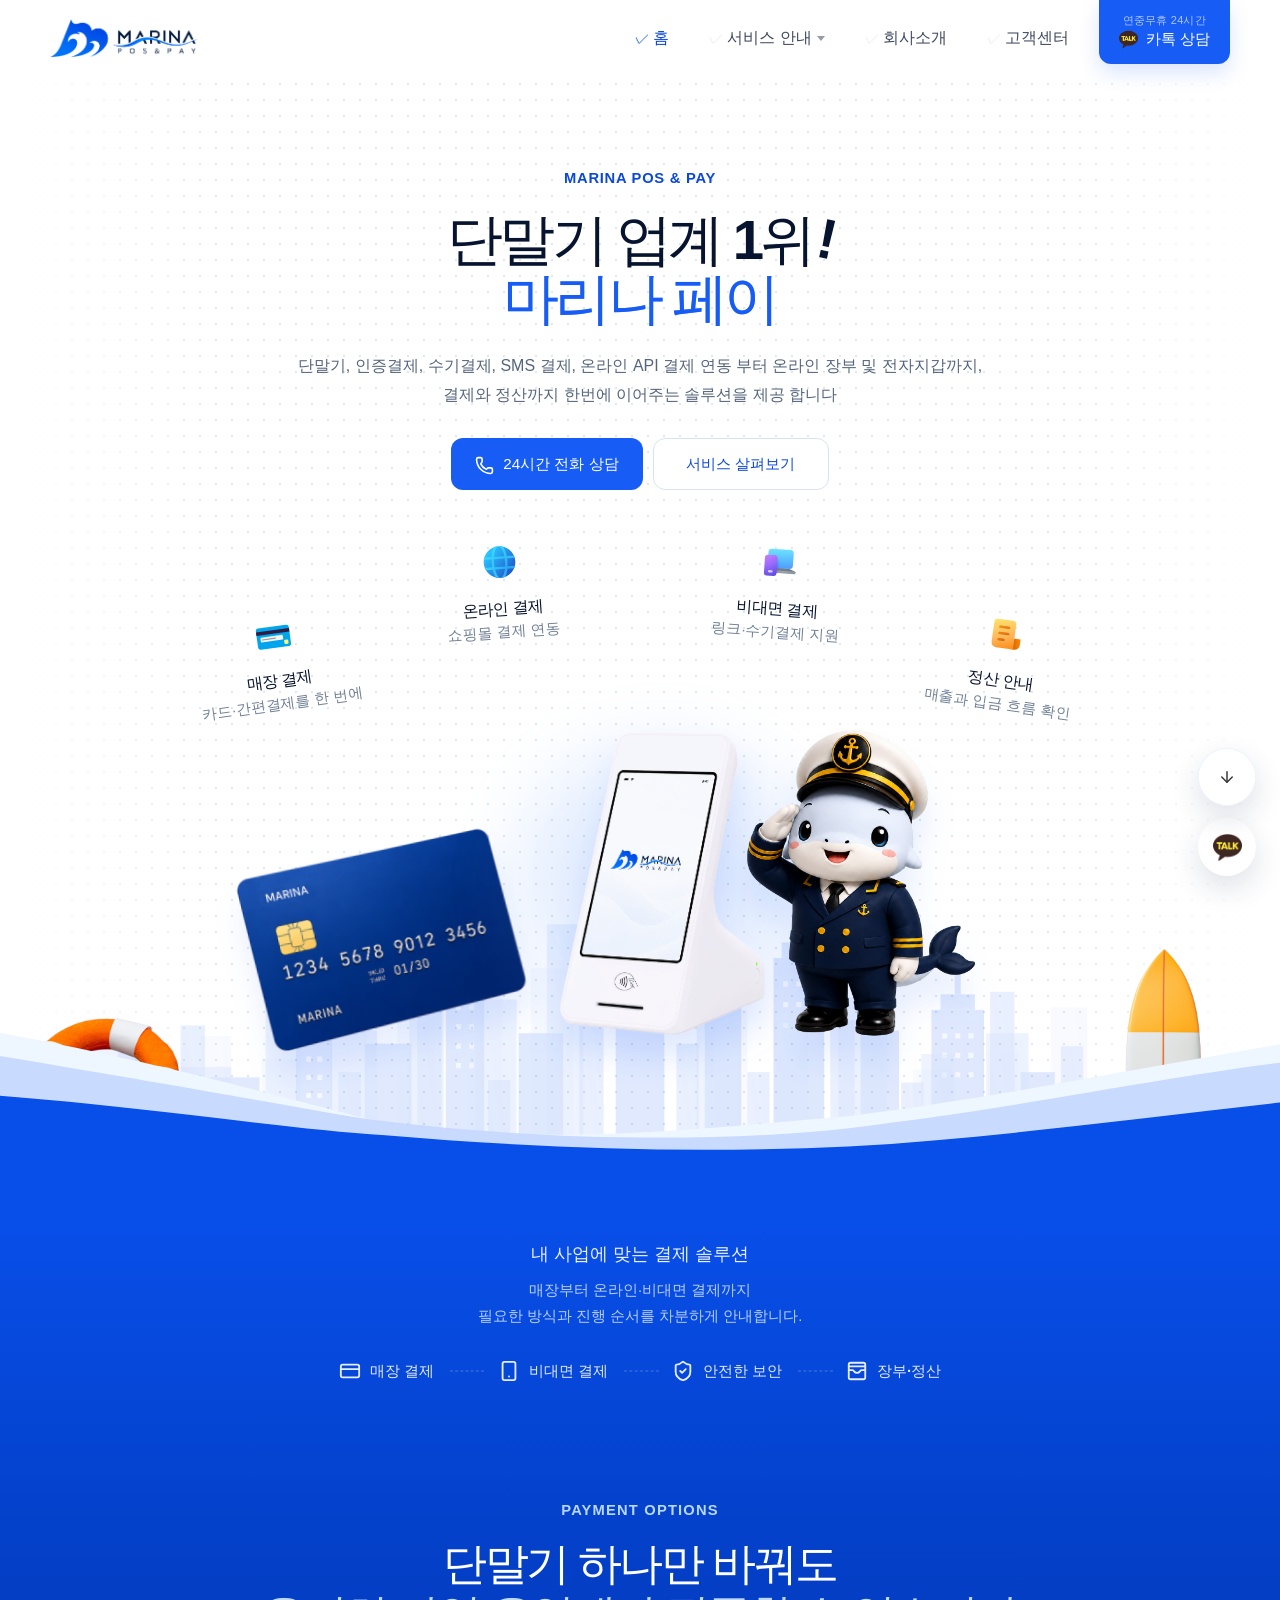
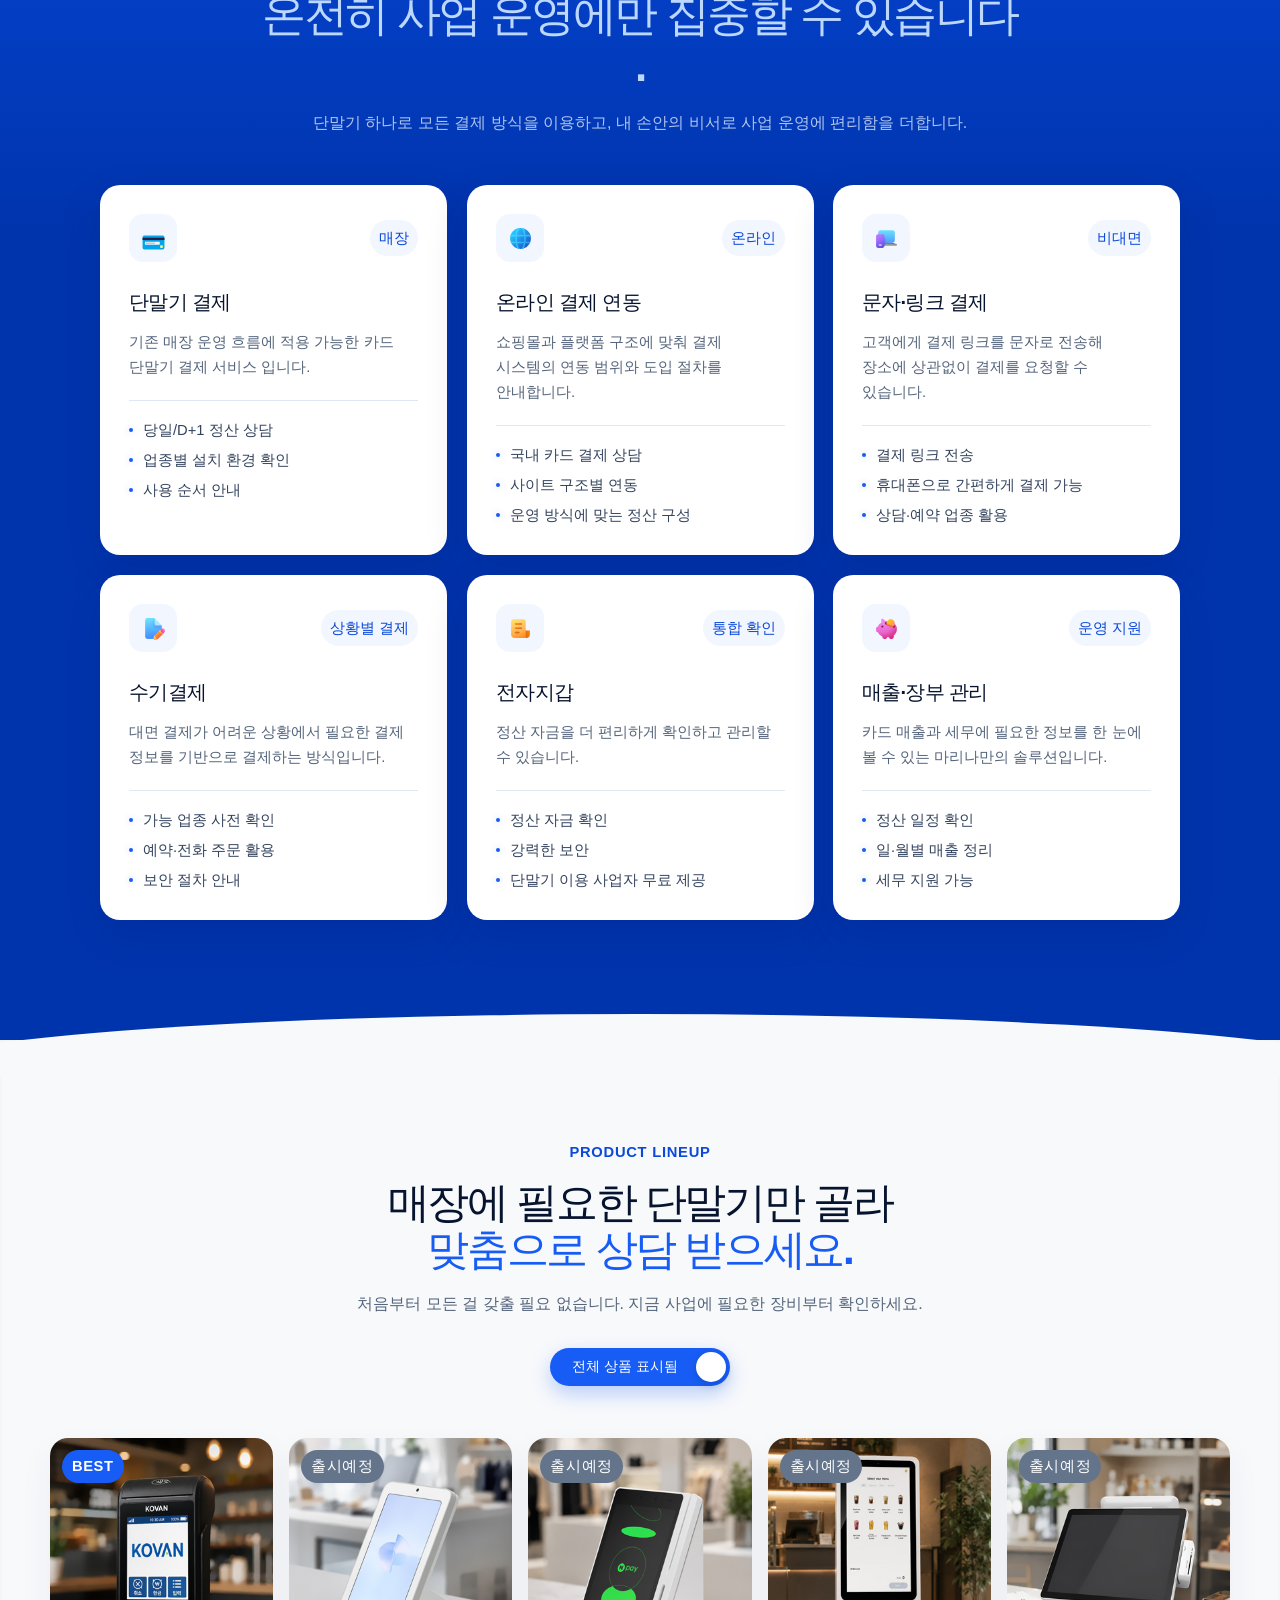
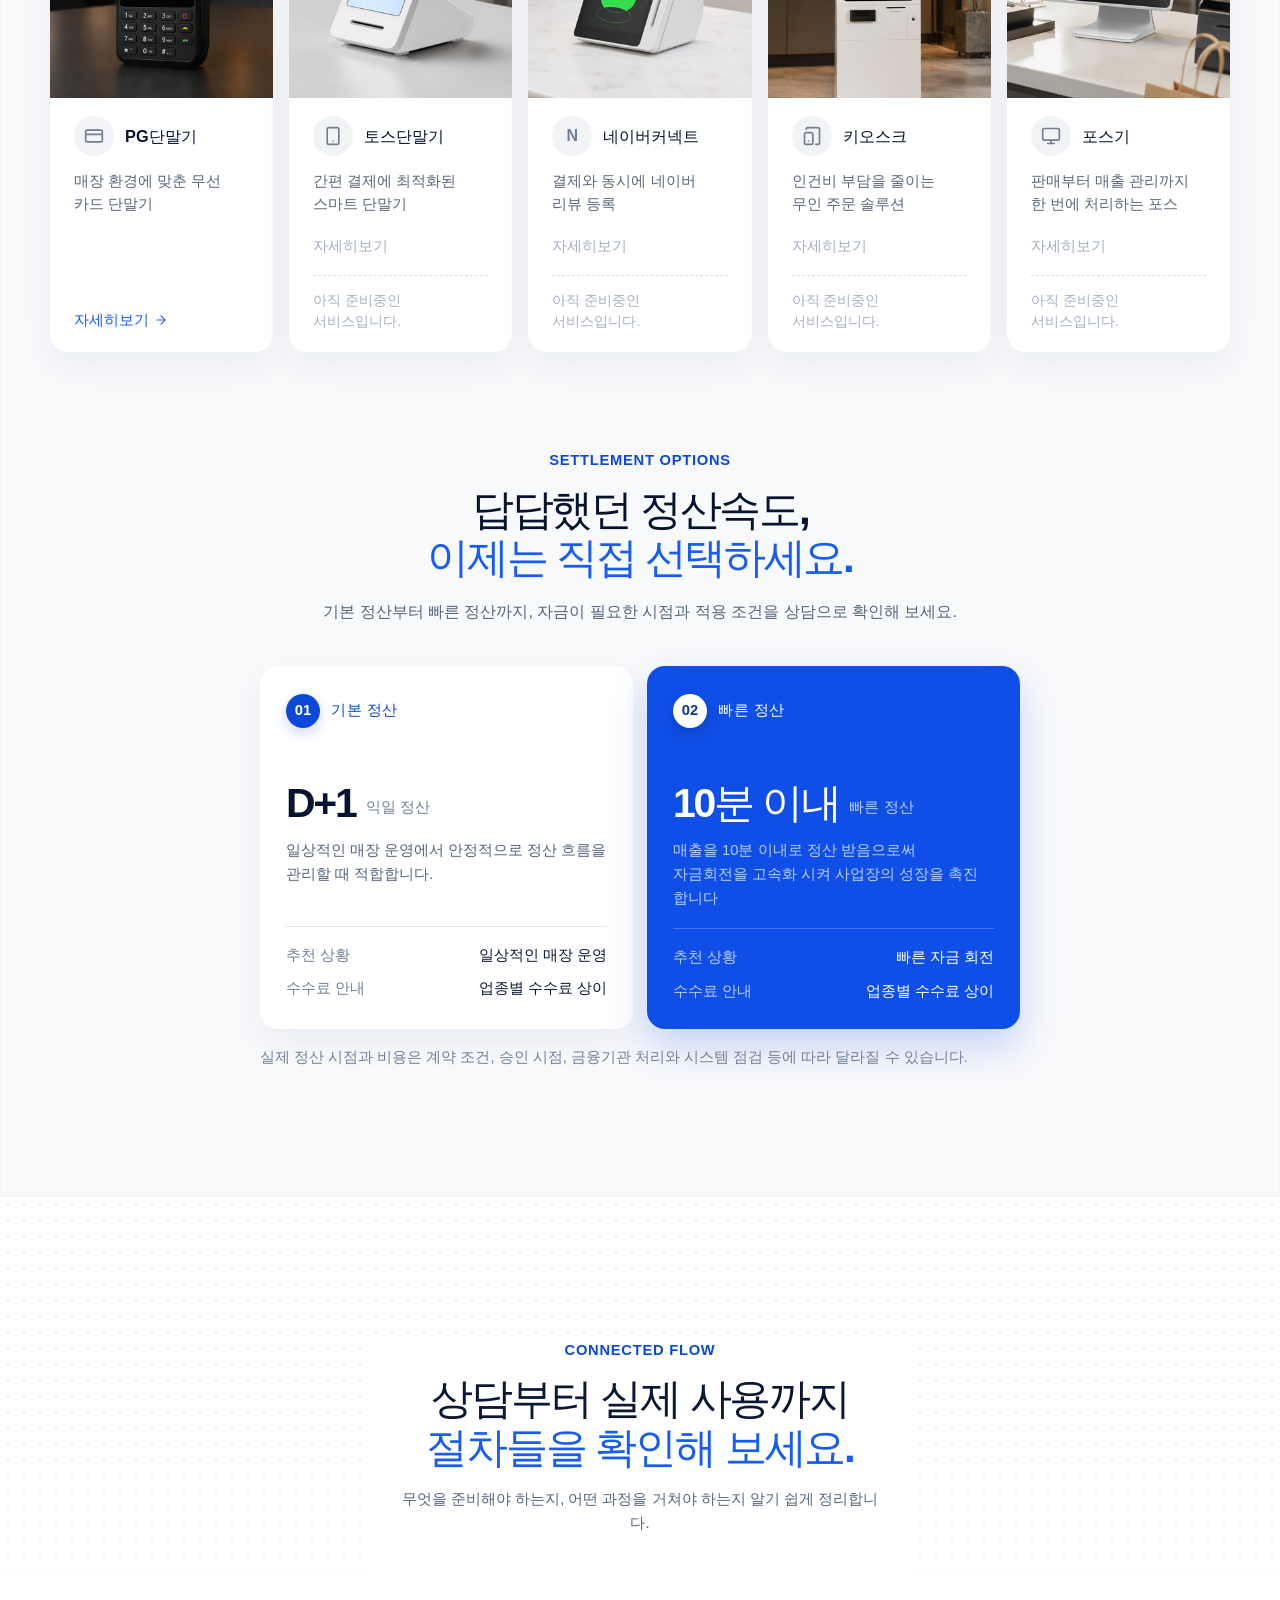
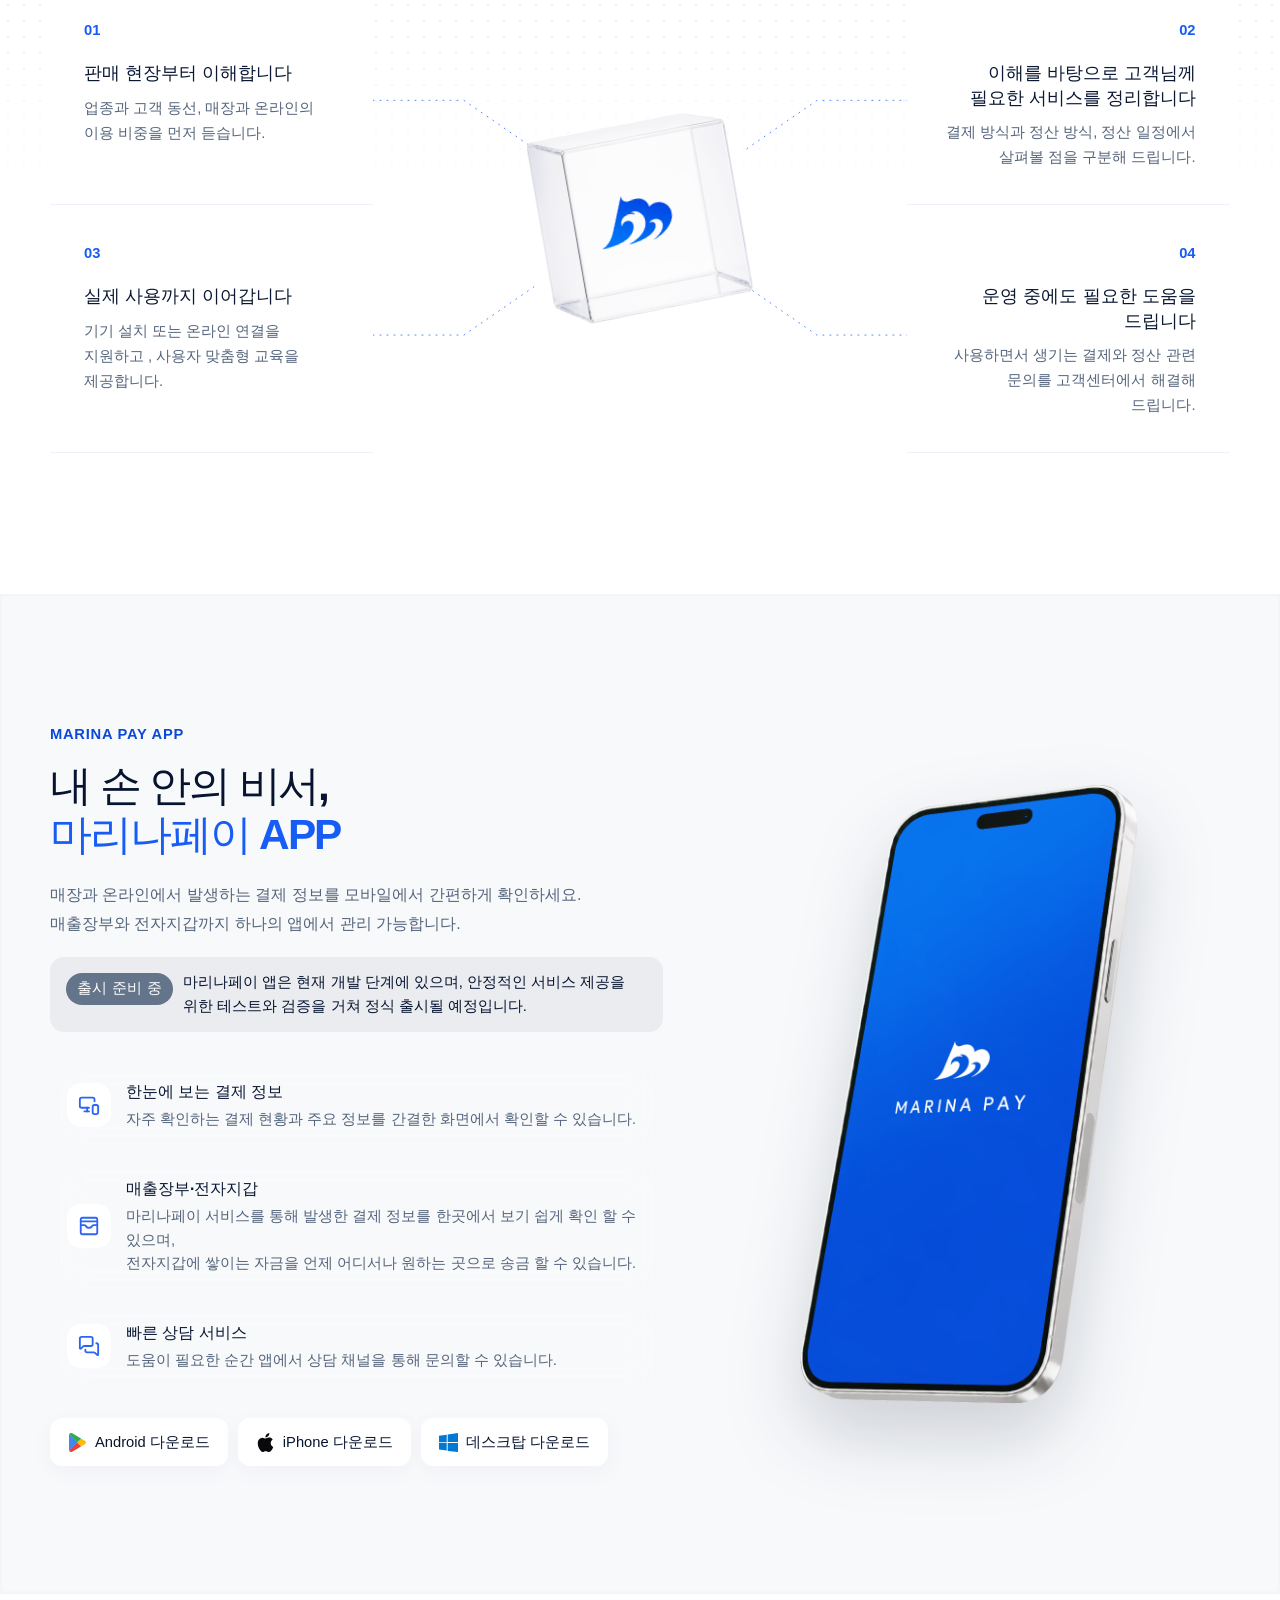
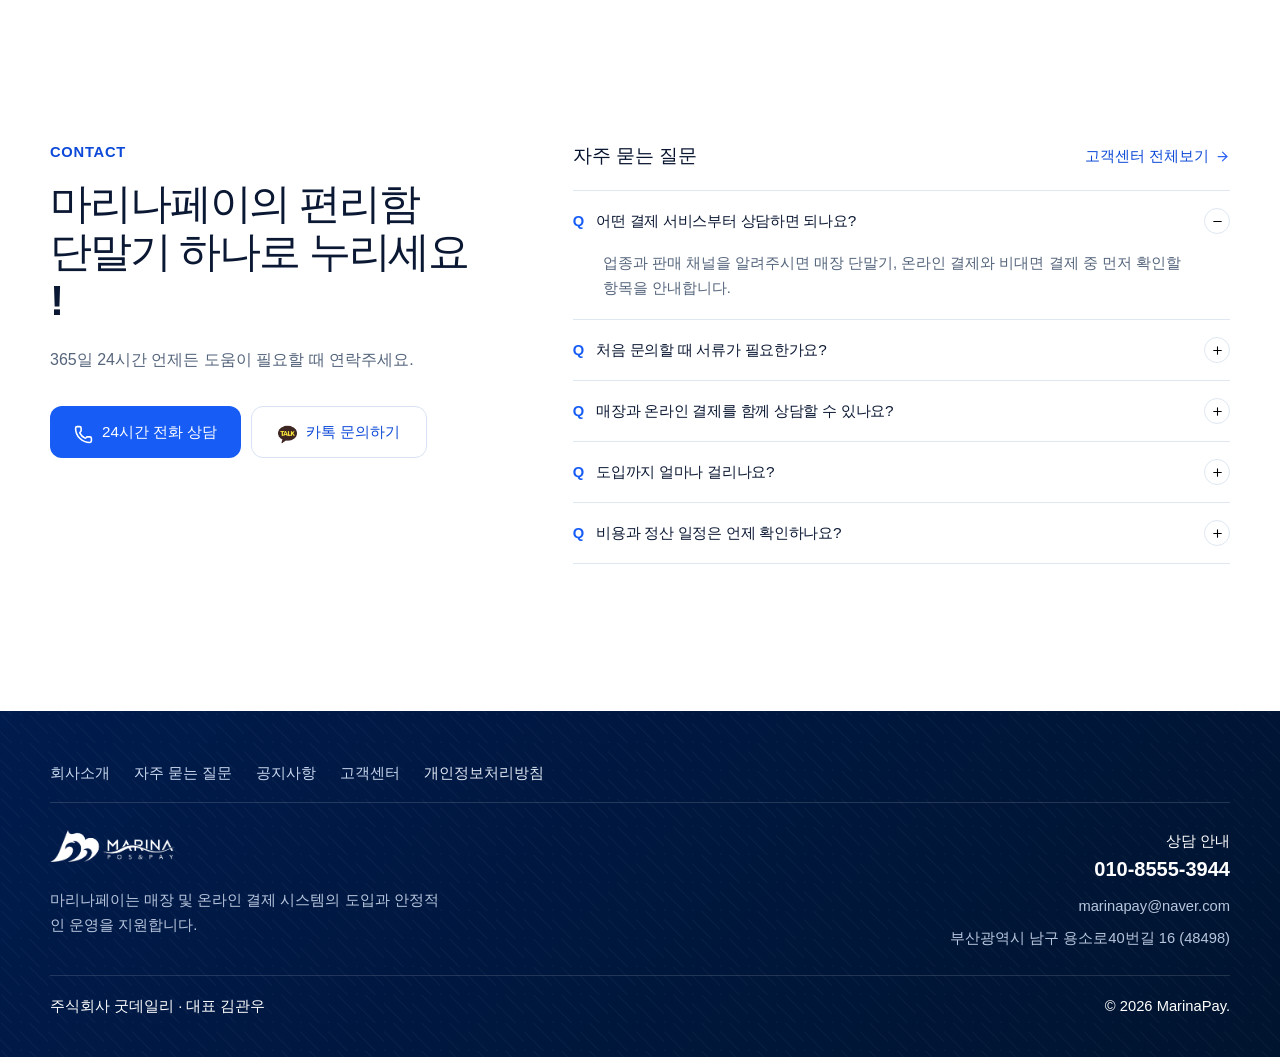
<file: index.html>
<!doctype html>
<html lang="ko">
<head>
  <meta charset="UTF-8">
  <!-- Google tag (gtag.js) -->
<script async src="https://www.googletagmanager.com/gtag/js?id=G-450897BV3F"></script>
<script>
  window.dataLayer = window.dataLayer || [];
  function gtag(){dataLayer.push(arguments);}
  gtag('js', new Date());

  gtag('config', 'G-450897BV3F');
</script>
  <!-- Google Tag Manager -->
<script>(function(w,d,s,l,i){w[l]=w[l]||[];w[l].push({'gtm.start':
new Date().getTime(),event:'gtm.js'});var f=d.getElementsByTagName(s)[0],
j=d.createElement(s),dl=l!='dataLayer'?'&l='+l:'';j.async=true;j.src=
'https://www.googletagmanager.com/gtm.js?id='+i+dl;f.parentNode.insertBefore(j,f);
})(window,document,'script','dataLayer','GTM-K8235HT3');</script>
<!-- End Google Tag Manager -->
  <meta name="naver-site-verification" content="5774654fc5ffdba9d25d9f97fd9def12b7c26726" />
  <meta name="naver-site-verification" content="79afa10a06ee4565ef523829e001dbd68a191566" />
  <meta name="viewport" content="width=device-width, initial-scale=1">
  <title>마리나페이 | PG 단말기 전문 기업 - 온·오프라인 결제 지원부터 전자장부,정산까지 한 곳에서 무료로 제공</title>
  <meta name="description" content="PG 단말기·매출 통합 관리 솔루션 전문 기업 마리나페이 - 신용카드 결제·온라인 결제(API)·SMS 결제·비대면 결제와 더불어 전자장부,전자지갑까지 무료로 이용해 보세요. 타 업체와 비교불허의 혜택과 서비스를 제공합니다.">
  <meta name="robots" content="index, follow, max-image-preview:large">
  <meta name="theme-color" content="#175df5">
  <link rel="canonical" href="https://www.xn--910b45oncq08d8jo.com/">
  <link rel="icon" href="/static/images/brand/favicon.ico" sizes="any">
  <link rel="alternate icon" href="/static/images/brand/favicon.ico" sizes="any">
  <link rel="manifest" href="/site.webmanifest">
  <meta property="og:type" content="website">
  <meta property="og:locale" content="ko_KR">
  <meta property="og:site_name" content="마리나페이">
  <meta property="og:title" content="마리나페이 | 매장·온라인 카드 단말기부터 사업운영 솔루션까지">
  <meta property="og:description" content="매장 단말기부터 온라인·비대면 결제까지, 사업에 필요한 결제 환경을 준비하세요.">
  <meta property="og:url" content="https://www.xn--910b45oncq08d8jo.com/">
  <meta property="og:image" content="https://www.xn--910b45oncq08d8jo.com/static/images/common/og-marinapay.png">
  <meta property="og:image:alt" content="마리나페이 결제 서비스 안내">
  <meta name="twitter:card" content="summary_large_image">
  <meta name="twitter:title" content="마리나페이 | 매장·온라인 카드 단말기부터 사업운영 솔루션까지">
  <meta name="twitter:description" content="매장 단말기부터 온라인·비대면 결제까지, 사업에 필요한 결제 환경을 준비하세요.">
  <meta name="twitter:image" content="https://www.xn--910b45oncq08d8jo.com/static/images/common/og-marinapay.png">
  <link rel="stylesheet" href="/static/css/fonts.css">
  <link rel="stylesheet" href="/static/css/style.css">
  <link rel="stylesheet" href="/static/css/animations.css">
  <script type="application/ld+json">
  {
    "@context": "https://schema.org",
    "@type": "Organization",
    "name": "주식회사 굿데일리",
    "alternateName": "MarinaPay",
    "url": "https://www.xn--910b45oncq08d8jo.com/",
    "email": "gooddaily26@naver.com",
    "telephone": "010-8570-7714",
    "address": {
      "@type": "PostalAddress",
      "postalCode": "48498",
      "streetAddress": "용소로40번길 16",
      "addressLocality": "남구",
      "addressRegion": "부산광역시",
      "addressCountry": "KR"
    }
  }
  </script>
</head>
<body class="p-home">
  <!-- Google Tag Manager (noscript) -->
<noscript><iframe src="https://www.googletagmanager.com/ns.html?id=GTM-K8235HT3"
height="0" width="0" style="display:none;visibility:hidden"></iframe></noscript>
<!-- End Google Tag Manager (noscript) -->
  <a class="c-skip-link" href="#mainContent">본문 바로가기</a>
  <header class="c-site-header">
    <div class="l-container c-site-header__inner">
      <a class="c-brand" href="./index.html" aria-label="마리나페이 홈">
        <img class="c-brand__image" src="/static/images/brand/logo.png" alt="MarinaPay">
      </a>
      <button class="c-menu-toggle" type="button" aria-expanded="false" aria-controls="siteNavigation" aria-label="메뉴 열기" data-js="menu-toggle">
        <span class="c-menu-toggle__icon" aria-hidden="true"></span>
      </button>
      <nav class="c-site-nav" id="siteNavigation" aria-label="주요 메뉴" data-js="site-nav">
        <ul class="c-site-nav__list">
          <li><a class="c-site-nav__link" href="./index.html" aria-current="page">홈</a></li>
          <li class="c-site-nav__item--dropdown">
            <a class="c-site-nav__link c-site-nav__link--has-menu" href="#services">서비스 안내</a>
            <ul class="c-site-nav__dropdown" aria-label="서비스 목록">
              <li><a class="c-site-nav__sub-link" href="./pg-terminal.html">PG단말기</a></li>
              <li><span class="c-site-nav__sub-link c-site-nav__sub-link--disabled">토스단말기<em>준비중</em></span></li>
              <li><span class="c-site-nav__sub-link c-site-nav__sub-link--disabled">네이버커넥트<em>준비중</em></span></li>
              <li><span class="c-site-nav__sub-link c-site-nav__sub-link--disabled">키오스크<em>준비중</em></span></li>
              <li><span class="c-site-nav__sub-link c-site-nav__sub-link--disabled">포스기<em>준비중</em></span></li>
            </ul>
          </li>
          <li><a class="c-site-nav__link" href="./about.html">회사소개</a></li>
          <li><a class="c-site-nav__link" href="./support.html">고객센터</a></li>
        </ul>
        <a class="c-button c-button--primary" href="https://open.kakao.com/o/s7h54Yyi" target="_blank" rel="noopener noreferrer"><small class="c-site-nav__contact-hours">연중무휴 24시간</small><span class="c-site-nav__contact-main"><img class="c-button__kakao-icon" src="/static/images/common/kakaotalk.png" alt="">카톡 상담</span></a>
      </nav>
    </div>
  </header>

  <main id="mainContent">
    <section class="p-home__hero" aria-labelledby="homeHeroTitle">
      <div class="p-home__hero-scenery" aria-hidden="true">
        <img class="p-home__hero-tube" src="/static/images/home/tube.png" alt="">
        <img class="p-home__hero-surfboard" src="/static/images/home/surfboard.png" alt="">
      </div>
      <div class="l-container p-home__hero-shell">
        <div class="p-home__hero-copy c-reveal is-visible">
          <p class="p-home__eyebrow">MARINA POS &amp; PAY</p>
          <h1 id="homeHeroTitle">단말기 업계 1위<span class="p-home__hero-exclamation">!</span><br><strong class="p-home__hero-liquid-text" data-text="마리나 페이">마리나 페이</strong></h1>
          <p>단말기, 인증결제, 수기결제, SMS 결제, 온라인 API 결제 연동 부터 온라인 장부 및 전자지갑까지,<br>결제와 정산까지 한번에 이어주는 솔루션을 제공 합니다 </p>
          <div class="p-home__hero-actions">
            <a class="c-button c-button--primary" href="tel:010-8570-7714"><img class="p-home__hero-kakao-icon" src="/static/images/common/phone-white.svg" alt="">24시간 전화 상담</a>
            <a class="c-button c-button--secondary" href="#services">서비스 살펴보기</a>
          </div>
        </div>
        <div class="p-home__hero-stage c-reveal is-visible">
          <ul class="p-home__hero-cards" aria-label="마리나페이 안내 범위">
            <li><span class="p-home__hero-card-float"><span class="p-home__hero-card-content"><span class="p-home__hero-cube"><img src="/static/images/home/card-payment.svg" alt=""></span><span class="p-home__hero-card-copy"><strong>매장 결제</strong><small>카드·간편결제를 한 번에</small></span></span></span></li>
            <li><span class="p-home__hero-card-float"><span class="p-home__hero-card-content"><span class="p-home__hero-cube"><img src="/static/images/home/online-globe.svg" alt=""></span><span class="p-home__hero-card-copy"><strong>온라인 결제</strong><small>쇼핑몰 결제 연동</small></span></span></span></li>
            <li><span class="p-home__hero-card-float"><span class="p-home__hero-card-content"><span class="p-home__hero-cube"><img src="/static/images/home/remote-payment.svg" alt=""></span><span class="p-home__hero-card-copy"><strong>비대면 결제</strong><small>링크·수기결제 지원</small></span></span></span></li>
            <li><span class="p-home__hero-card-float"><span class="p-home__hero-card-content"><span class="p-home__hero-cube"><img src="/static/images/home/receipt.svg" alt=""></span><span class="p-home__hero-card-copy"><strong>정산 안내</strong><small>매출과 입금 흐름 확인</small></span></span></span></li>
          </ul>
          <figure class="p-home__hero-product" aria-hidden="true">
            <img class="p-home__hero-product-card" src="/static/images/home/card.png" alt="">
            <img class="p-home__hero-product-pos" src="/static/images/home/payment-terminal.png" alt="">
            <img class="p-home__hero-mascot" src="/static/images/brand/mascot-transparent.png" alt="">
          </figure>
        </div>
      </div>
    </section>

    <section class="p-home__blue-flow" aria-label="마리나페이 결제 지원 영역">
      <div class="p-home__blue-wave" aria-hidden="true">
        <svg class="p-home__blue-wave-svg" viewBox="0 -32 1440 252" preserveAspectRatio="none">
          <path class="p-home__wave-light" d="M0,-26 C210,36 340,68 430,96 C610,141 770,118 930,96 C1100,74 1260,36 1440,4 L1440,220 L0,220 Z">
            <animate attributeName="d" dur="5.95s" repeatCount="indefinite" values="M0,-26 C210,36 340,68 430,96 C610,141 770,118 930,96 C1100,74 1260,36 1440,4 L1440,220 L0,220 Z;M0,-16 C217,28 353,81 443,104 C630,129 796,105 956,91 C1120,67 1280,28 1440,-4 L1440,220 L0,220 Z;M0,-26 C210,36 340,68 430,96 C610,141 770,118 930,96 C1100,74 1260,36 1440,4 L1440,220 L0,220 Z"></animate>
          </path>
          <path class="p-home__wave-glow" d="M0,8 C240,58 360,86 400,96 C560,126 810,138 990,106 C1160,82 1310,48 1440,16 L1440,220 L0,220 Z">
            <animate attributeName="d" dur="4.9s" repeatCount="indefinite" values="M0,8 C240,58 360,86 400,96 C560,126 810,138 990,106 C1160,82 1310,48 1440,16 L1440,220 L0,220 Z;M0,16 C214,55 302,73 400,91 C560,116 817,128 997,98 C1167,72 1323,32 1440,26 L1440,220 L0,220 Z;M0,8 C240,58 360,86 400,96 C560,126 810,138 990,106 C1160,82 1310,48 1440,16 L1440,220 L0,220 Z"></animate>
          </path>
          <path class="p-home__wave-main" d="M0,68 C170,78 320,106 430,114 C610,132 780,144 950,134 C1115,124 1275,98 1440,78 L1440,220 L0,220 Z">
            <animate attributeName="d" dur="4.2s" repeatCount="indefinite" values="M0,68 C170,78 320,106 430,114 C610,132 780,144 950,134 C1115,124 1275,98 1440,78 L1440,220 L0,220 Z;M0,58 C180,86 330,114 440,122 C623,140 793,134 963,126 C1128,114 1288,85 1440,65 L1440,220 L0,220 Z;M0,68 C170,78 320,106 430,114 C610,132 780,144 950,134 C1115,124 1275,98 1440,78 L1440,220 L0,220 Z"></animate>
          </path>
        </svg>
      </div>
      <div class="p-home__blue-bubbles" aria-hidden="true">
        <span></span><span></span><span></span><span></span><span></span>
        <span></span><span></span><span></span><span></span><span></span>
        <span></span><span></span><span></span><span></span><span></span>
      </div>
      <div class="p-home__blue-cursor-bubbles" aria-hidden="true" data-js="blue-cursor-bubbles"></div>
      <div class="l-container p-home__blue-flow-inner">
        <div class="p-home__hero-trust" aria-label="마리나페이 결제 지원 영역">
          <div class="p-home__hero-trust-copy">
            <strong>내 사업에 맞는 결제 솔루션</strong>
            <p>매장부터 온라인·비대면 결제까지<br>필요한 방식과 진행 순서를 차분하게 안내합니다.</p>
          </div>
          <ul>
            <li><img src="/static/images/home/credit-card.svg" alt=""><span>매장 결제</span></li>
            <li><img src="/static/images/home/smartphone.svg" alt=""><span>비대면 결제</span></li>
            <li><img src="/static/images/home/shield-check.svg" alt=""><span>안전한 보안</span></li>
            <li><img src="/static/images/home/wallet-cards.svg" alt=""><span>장부·정산</span></li>
          </ul>
        </div>
        <div class="p-home__blue-services" aria-labelledby="blueServicesTitle">
          <div class="p-home__blue-services-head c-reveal" data-js="reveal">
            <p class="p-home__blue-services-kicker">Payment options</p>
            <h2 id="blueServicesTitle">단말기 하나만 바꿔도<br><strong>온전히 사업 운영에만 집중할 수 있습니다.</strong></h2>
            <p>단말기 하나로 모든 결제 방식을 이용하고, 내 손안의 비서로 사업 운영에 편리함을 더합니다.</p>
          </div>
          <div class="p-home__blue-service-grid">
            <article class="p-home__blue-service-card c-reveal" data-js="reveal">
              <div class="p-home__blue-service-card-top">
                <span class="p-home__blue-service-icon"><img src="/static/images/home/card-payment.svg" alt=""></span>
                <span class="p-home__blue-service-tag">매장</span>
              </div>
              <h3>단말기 결제</h3>
              <p>기존 매장 운영 흐름에 적용 가능한 카드 단말기 결제 서비스 입니다.</p>
              <ul>
                <li>당일/D+1 정산 상담</li>
                <li>업종별 설치 환경 확인</li>
                <li>사용 순서 안내</li>
              </ul>
            </article>
            <article class="p-home__blue-service-card c-reveal" data-js="reveal">
              <div class="p-home__blue-service-card-top">
                <span class="p-home__blue-service-icon"><img src="/static/images/home/online-globe.svg" alt=""></span>
                <span class="p-home__blue-service-tag">온라인</span>
              </div>
              <h3>온라인 결제 연동</h3>
              <p>쇼핑몰과 플랫폼 구조에 맞춰 결제 시스템의 연동 범위와 도입 절차를 안내합니다.</p>
              <ul>
                <li>국내 카드 결제 상담</li>
                <li>사이트 구조별 연동</li>
                <li>운영 방식에 맞는 정산 구성</li>
              </ul>
            </article>
            <article class="p-home__blue-service-card c-reveal" data-js="reveal">
              <div class="p-home__blue-service-card-top">
                <span class="p-home__blue-service-icon"><img src="/static/images/home/remote-payment.svg" alt=""></span>
                <span class="p-home__blue-service-tag">비대면</span>
              </div>
              <h3>문자·링크 결제</h3>
              <p>고객에게 결제 링크를 문자로 전송해 장소에 상관없이 결제를 요청할 수 있습니다.</p>
              <ul>
                <li>결제 링크 전송</li>
                <li>휴대폰으로 간편하게 결제 가능</li>
                <li>상담·예약 업종 활용</li>
              </ul>
            </article>
            <article class="p-home__blue-service-card c-reveal" data-js="reveal">
              <div class="p-home__blue-service-card-top">
                <span class="p-home__blue-service-icon"><img src="/static/images/home/document-edit.svg" alt=""></span>
                <span class="p-home__blue-service-tag">상황별 결제</span>
              </div>
              <h3>수기결제</h3>
              <p>대면 결제가 어려운 상황에서 필요한 결제 정보를 기반으로 결제하는 방식입니다.</p>
              <ul>
                <li>가능 업종 사전 확인</li>
                <li>예약·전화 주문 활용</li>
                <li>보안 절차 안내</li>
              </ul>
            </article>
            <article class="p-home__blue-service-card c-reveal" data-js="reveal">
              <div class="p-home__blue-service-card-top">
                <span class="p-home__blue-service-icon"><img src="/static/images/home/receipt.svg" alt=""></span>
                <span class="p-home__blue-service-tag">통합 확인</span>
              </div>
              <h3>전자지갑</h3>
              <p>정산 자금을 더 편리하게 확인하고 관리할 수 있습니다.</p>
              <ul>
                <li>정산 자금 확인</li>
                <li>강력한 보안</li>
                <li>단말기 이용 사업자 무료 제공</li>
              </ul>
            </article>
            <article class="p-home__blue-service-card c-reveal" data-js="reveal">
              <div class="p-home__blue-service-card-top">
                <span class="p-home__blue-service-icon"><img src="/static/images/home/savings.svg" alt=""></span>
                <span class="p-home__blue-service-tag">운영 지원</span>
              </div>
              <h3>매출·장부 관리</h3>
              <p>카드 매출과 세무에 필요한 정보를 한 눈에 볼 수 있는 마리나만의 솔루션입니다.</p>
              <ul>
                <li>정산 일정 확인</li>
                <li>일·월별 매출 정리</li>
                <li>세무 지원 가능</li>
              </ul>
            </article>
          </div>
        </div>
      </div>
    </section>

    <section class="p-home__services" id="services" aria-labelledby="servicesTitle">
      <div class="l-container">
        <div class="p-home__section-head p-home__product-head c-reveal" data-js="reveal">
          <p class="p-home__eyebrow">Product lineup</p>
          <h2 id="servicesTitle">매장에 필요한 단말기만 골라<br><strong>맞춤으로 상담 받으세요.</strong></h2>
          <p>처음부터 모든 걸 갖출 필요 없습니다. 지금 사업에 필요한 장비부터 확인하세요.</p>
        </div>
        <div class="p-home__product-filter c-reveal" data-js="reveal">
          <button class="p-home__product-filter-toggle" type="button" aria-pressed="true" data-js="product-filter-toggle">
            <span class="p-home__product-filter-label" data-js="product-filter-label">전체 상품 표시됨</span>
            <span class="p-home__product-filter-knob" aria-hidden="true"></span>
          </button>
        </div>
        <!-- 제품 쇼케이스: 이미지·문구는 디자이너 전달용 플레이스홀더 -->
        <div class="p-home__product-grid" data-js="product-grid">
          <article class="p-home__product-card c-reveal" data-js="reveal">
            <div class="p-home__product-media p-home__product-media--pg p-home__product-media--photo">
              <span class="p-home__product-badge p-home__product-badge--best">BEST</span><img src="/static/images/products/kovan.jpg" alt="매장에 설치된 코반 PG단말기">
              
            </div>
            <div class="p-home__product-body">
              <div class="p-home__product-title"><span class="p-home__product-icon"><img src="/static/images/products/icon-credit-card.svg" alt=""></span><h3>PG단말기</h3></div>
              <p>매장 환경에 맞춘 무선 카드 단말기</p>
              <a class="p-home__product-link" href="./pg-terminal.html">자세히보기 <img src="/static/images/common/arrow-right.svg" alt=""></a>
            </div>
          </article>
          <article class="p-home__product-card p-home__product-card--soon c-reveal" data-js="reveal">
            <div class="p-home__product-media p-home__product-media--toss p-home__product-media--photo">
              <span class="p-home__product-badge p-home__product-badge--soon">출시예정</span><img src="/static/images/products/toss.jpg" alt="매장에 설치된 토스단말기">
              
            </div>
            <div class="p-home__product-body">
              <div class="p-home__product-title"><span class="p-home__product-icon"><img src="/static/images/products/icon-smartphone.svg" alt=""></span><h3>토스단말기</h3></div>
              <p>간편 결제에 최적화된 스마트 단말기</p>
              <span class="p-home__product-link p-home__product-link--disabled" aria-disabled="true">자세히보기</span>
              <p class="p-home__product-note">아직 준비중인 서비스입니다.</p>
            </div>
          </article>
          <article class="p-home__product-card p-home__product-card--soon c-reveal" data-js="reveal">
            <div class="p-home__product-media p-home__product-media--naver p-home__product-media--photo">
              <span class="p-home__product-badge p-home__product-badge--soon">출시예정</span><img src="/static/images/products/naver.jpg" alt="매장에 설치된 네이버커넥트 단말기">
              
            </div>
            <div class="p-home__product-body">
              <div class="p-home__product-title"><span class="p-home__product-icon"><span class="p-home__product-icon-letter" aria-hidden="true">N</span></span><h3>네이버커넥트</h3></div>
              <p>결제와 동시에 네이버 리뷰 등록</p>
              <span class="p-home__product-link p-home__product-link--disabled" aria-disabled="true">자세히보기</span>
              <p class="p-home__product-note">아직 준비중인 서비스입니다.</p>
            </div>
          </article>
          <article class="p-home__product-card p-home__product-card--soon c-reveal" data-js="reveal">
            <div class="p-home__product-media p-home__product-media--kiosk p-home__product-media--photo">
              <span class="p-home__product-badge p-home__product-badge--soon">출시예정</span><img src="/static/images/products/kiosk.jpg" alt="매장에 설치된 키오스크">
              
            </div>
            <div class="p-home__product-body">
              <div class="p-home__product-title"><span class="p-home__product-icon"><img src="/static/images/products/icon-kiosk.svg" alt=""></span><h3>키오스크</h3></div>
              <p>인건비 부담을 줄이는 무인 주문 솔루션</p>
              <span class="p-home__product-link p-home__product-link--disabled" aria-disabled="true">자세히보기</span>
              <p class="p-home__product-note">아직 준비중인 서비스입니다.</p>
            </div>
          </article>
          <article class="p-home__product-card p-home__product-card--soon c-reveal" data-js="reveal">
            <div class="p-home__product-media p-home__product-media--pos p-home__product-media--photo">
              <span class="p-home__product-badge p-home__product-badge--soon">출시예정</span><img src="/static/images/products/pos.jpg" alt="매장에 설치된 포스기">
              
            </div>
            <div class="p-home__product-body">
              <div class="p-home__product-title"><span class="p-home__product-icon"><img src="/static/images/products/icon-monitor.svg" alt=""></span><h3>포스기</h3></div>
              <p>판매부터 매출 관리까지 한 번에 처리하는 포스</p>
              <span class="p-home__product-link p-home__product-link--disabled" aria-disabled="true">자세히보기</span>
              <p class="p-home__product-note">아직 준비중인 서비스입니다.</p>
            </div>
          </article>
        </div>
        <div class="p-home__section-head p-home__settlement-head c-reveal" data-js="reveal">
          <p class="p-home__eyebrow">Settlement options</p>
          <h2 id="settlementGuideTitle">답답했던 정산속도,<br><strong>이제는 직접 선택하세요.</strong></h2>
          <p>기본 정산부터 빠른 정산까지, 자금이 필요한 시점과 적용 조건을 상담으로 확인해 보세요.</p>
        </div>
        <div class="p-home__settlement-guide c-reveal" data-js="reveal" aria-labelledby="settlementGuideTitle">
          <div class="p-home__settlement-options">
            <article class="p-home__settlement-option">
              <div class="p-home__settlement-option-label">
                <b>01</b>
                <span>기본 정산</span>
              </div>
              <div class="p-home__settlement-speed">
                <strong>D+1</strong>
                <small>익일 정산</small>
              </div>
              <p>일상적인 매장 운영에서 안정적으로 정산 흐름을 관리할 때 적합합니다.</p>
              <dl>
                <div><dt>추천 상황</dt><dd>일상적인 매장 운영</dd></div>
                <div><dt>수수료 안내</dt><dd>업종별 수수료 상이</dd></div>
              </dl>
            </article>
            <article class="p-home__settlement-option p-home__settlement-option--accent">
              <div class="p-home__settlement-option-label">
                <b>02</b>
                <span>빠른 정산</span>
              </div>
              <div class="p-home__settlement-speed">
                <strong>10분 이내</strong>
                <small>빠른 정산</small>
              </div>
              <p>매출을 10분 이내로 정산 받음으로써 자금회전을 고속화 시켜 사업장의 성장을 촉진 합니다</p>
              <dl>
                <div><dt>추천 상황</dt><dd>빠른 자금 회전</dd></div>
                <div><dt>수수료 안내</dt><dd>업종별 수수료 상이</dd></div>
              </dl>
            </article>
          </div>
          <p class="p-home__settlement-note">실제 정산 시점과 비용은 계약 조건, 승인 시점, 금융기관 처리와 시스템 점검 등에 따라 달라질 수 있습니다.</p>
        </div>
      </div>
    </section>

    <section class="p-home__mosaic-section" aria-labelledby="flowTitle">
      <div class="l-container p-home__mosaic">
        <div class="p-home__mosaic-title c-reveal" data-js="reveal">
          <p class="p-home__eyebrow">Connected flow</p>
          <h2 id="flowTitle">상담부터 실제 사용까지<br><strong>절차들을 확인해 보세요.</strong></h2>
          <p>무엇을 준비해야 하는지, 어떤 과정을 거쳐야 하는지 알기 쉽게 정리합니다.</p>
        </div>
        <article class="p-home__mosaic-copy p-home__mosaic-copy--top-left c-reveal" data-js="reveal">
          <span>01</span><h3>판매 현장부터 이해합니다</h3>
          <p>업종과 고객 동선, 매장과 온라인의 이용 비중을 먼저 듣습니다.</p>
        </article>
        <article class="p-home__mosaic-copy p-home__mosaic-copy--top-right c-reveal" data-js="reveal">
          <span> 02</span><h3>이해를 바탕으로 고객님께 필요한 서비스를 정리합니다</h3>
          <p>결제 방식과 정산 방식, 정산 일정에서 살펴볼 점을 구분해 드립니다.</p>
        </article>
        <div class="p-home__mosaic-visual c-reveal" data-js="reveal" aria-hidden="true">
          <svg class="p-home__mosaic-connectors" viewBox="0 0 100 100" preserveAspectRatio="none">
            <path d="M0 25 H17 L31 36"></path>
            <path d="M100 25 H83 L69 36"></path>
            <path d="M0 75 H17 L31 64"></path>
            <path d="M100 75 H83 L69 64"></path>
          </svg>
          <img class="p-home__mosaic-cube" src="/static/images/brand/symbol-crystal-cube.png" alt="">
          <img class="p-home__mosaic-symbol" src="/static/images/brand/symbol.png" alt="">
        </div>
        <article class="p-home__mosaic-copy p-home__mosaic-copy--bottom-left c-reveal" data-js="reveal">
          <span>03</span><h3>실제 사용까지 이어갑니다</h3>
          <p>기기 설치 또는 온라인 연결을 지원하고 , 사용자 맞춤형 교육을 제공합니다.</p>
        </article>
        <article class="p-home__mosaic-copy p-home__mosaic-copy--bottom-right c-reveal" data-js="reveal">
          <span>04</span><h3>운영 중에도 필요한 도움을 드립니다</h3>
          <p>사용하면서 생기는 결제와 정산 관련 문의를 고객센터에서 해결해 드립니다.</p>
        </article>
      </div>
    </section>

    <section class="p-home__app" id="app" aria-labelledby="appTitle">
      <div class="l-container p-home__app-inner">
        <div class="p-home__app-copy c-reveal" data-js="reveal">
          <p class="p-home__eyebrow">Marina Pay app</p>
          <h2 id="appTitle">내 손 안의 비서,<br><strong>마리나페이 APP</strong></h2>
          <p class="p-home__app-lead">매장과 온라인에서 발생하는 결제 정보를 모바일에서 간편하게 확인하세요. <br> 매출장부와 전자지갑까지 하나의 앱에서 관리 가능합니다.</p>
          <p class="p-home__app-notice"><span class="p-home__app-notice-badge">출시 준비 중</span>마리나페이 앱은 현재 개발 단계에 있으며, 안정적인 서비스 제공을 위한 테스트와 검증을 거쳐 정식 출시될 예정입니다.</p>
          <ul class="p-home__app-points" aria-label="마리나페이 앱 주요 기능">
            <li><span class="c-icon-box"><img src="/static/images/home/monitor-smartphone.svg" alt=""></span><div><strong>한눈에 보는 결제 정보</strong><p>자주 확인하는 결제 현황과 주요 정보를 간결한 화면에서 확인할 수 있습니다.</p></div></li>
            <li><span class="c-icon-box"><img src="/static/images/home/wallet-cards.svg" alt=""></span><div><strong>매출장부·전자지갑</strong><p>마리나페이 서비스를 통해 발생한 결제 정보를 한곳에서 보기 쉽게 확인 할 수 있으며, <br>전자지갑에 쌓이는 자금을 언제 어디서나 원하는 곳으로 송금 할 수 있습니다.</p></div></li>
            <li><span class="c-icon-box"><img src="/static/images/home/messages-square.svg" alt=""></span><div><strong>빠른 상담 서비스</strong><p>도움이 필요한 순간 앱에서 상담 채널을 통해 문의할 수 있습니다.</p></div></li>
          </ul>
          <div class="p-home__app-downloads" aria-label="마리나페이 앱 다운로드">
            <button class="c-store-button" type="button" data-js="app-download"><img src="/static/images/common/store-android.svg" alt="">Android 다운로드</button>
            <button class="c-store-button" type="button" data-js="app-download"><img src="/static/images/common/store-apple.svg" alt="">iPhone 다운로드</button>
            <button class="c-store-button" type="button" data-js="app-download"><img src="/static/images/common/store-desktop.svg" alt="">데스크탑 다운로드</button>
          </div>
        </div>
        <figure class="p-home__app-visual c-reveal" data-js="reveal">
          <img src="/static/images/home/phone-marinapay.png" alt="은은한 그라데이션 화면에 MARINA PAY 문구가 표시된 실버 스마트폰">
        </figure>
      </div>
    </section>

    <section class="p-home__closing" aria-labelledby="closingTitle">
      <div class="l-container p-home__closing-inner">
        <div class="p-home__closing-copy c-reveal" data-js="reveal">
          <p class="p-home__eyebrow">CONTACT</p>
          <h2 id="closingTitle">마리나페이의 편리함<br>단말기 하나로 누리세요!</h2>
          <p>365일 24시간 언제든 도움이 필요할 때 연락주세요.</p>
          <div class="p-home__closing-actions">
            <a class="c-button c-button--primary" href="tel:010-8570-7714"><img class="p-home__hero-kakao-icon" src="/static/images/common/phone-white.svg" alt="">24시간 전화 상담</a>
            <a class="c-button c-button--secondary" href="https://open.kakao.com/o/s7h54Yyi" target="_blank" rel="noopener noreferrer"><img class="c-button__kakao-icon" src="/static/images/common/kakaotalk.png" alt="">카톡 문의하기</a>
          </div>
        </div>
        <div class="p-home__closing-faq c-reveal" data-js="reveal" aria-labelledby="closingFaqTitle">
          <div class="p-home__closing-faq-head">
            <h3 id="closingFaqTitle">자주 묻는 질문</h3>
            <a href="./support.html#faq">고객센터 전체보기 <img src="/static/images/common/arrow-right.svg" alt=""></a>
          </div>
          <ul class="c-faq-list">
            <li class="c-faq-item">
              <h4><button class="c-faq-question" type="button" aria-expanded="true" aria-controls="homeClosingFaq1" data-js="faq-button"><span class="c-faq-question__mark">Q</span><span class="c-faq-question__text">어떤 결제 서비스부터 상담하면 되나요?</span><span class="c-faq-question__icon" aria-hidden="true"></span></button></h4>
              <div class="c-faq-answer" id="homeClosingFaq1"><p>업종과 판매 채널을 알려주시면 매장 단말기, 온라인 결제와 비대면 결제 중 먼저 확인할 항목을 안내합니다.</p></div>
            </li>
            <li class="c-faq-item">
              <h4><button class="c-faq-question" type="button" aria-expanded="false" aria-controls="homeClosingFaq2" data-js="faq-button"><span class="c-faq-question__mark">Q</span><span class="c-faq-question__text">처음 문의할 때 서류가 필요한가요?</span><span class="c-faq-question__icon" aria-hidden="true"></span></button></h4>
              <div class="c-faq-answer" id="homeClosingFaq2" hidden><p>첫 상담은 업종과 판매 방식만 알려주셔도 됩니다. 필요한 서류는 서비스와 진행 단계가 정해진 뒤 안내합니다.</p></div>
            </li>
            <li class="c-faq-item">
              <h4><button class="c-faq-question" type="button" aria-expanded="false" aria-controls="homeClosingFaq3" data-js="faq-button"><span class="c-faq-question__mark">Q</span><span class="c-faq-question__text">매장과 온라인 결제를 함께 상담할 수 있나요?</span><span class="c-faq-question__icon" aria-hidden="true"></span></button></h4>
              <div class="c-faq-answer" id="homeClosingFaq3" hidden><p>두 판매 채널을 함께 운영한다면 한 번의 상담에서 각각 필요한 범위와 진행 순서를 확인할 수 있습니다.</p></div>
            </li>
            <li class="c-faq-item">
              <h4><button class="c-faq-question" type="button" aria-expanded="false" aria-controls="homeClosingFaq4" data-js="faq-button"><span class="c-faq-question__mark">Q</span><span class="c-faq-question__text">도입까지 얼마나 걸리나요?</span><span class="c-faq-question__icon" aria-hidden="true"></span></button></h4>
              <div class="c-faq-answer" id="homeClosingFaq4" hidden><p>서류 준비와 심사, 단말기 설치 또는 온라인 연동 범위에 따라 달라집니다. 상담 후 예상 일정을 안내합니다.</p></div>
            </li>
            <li class="c-faq-item">
              <h4><button class="c-faq-question" type="button" aria-expanded="false" aria-controls="homeClosingFaq5" data-js="faq-button"><span class="c-faq-question__mark">Q</span><span class="c-faq-question__text">비용과 정산 일정은 언제 확인하나요?</span><span class="c-faq-question__icon" aria-hidden="true"></span></button></h4>
              <div class="c-faq-answer" id="homeClosingFaq5" hidden><p>업종과 이용 조건을 확인한 뒤 적용 가능한 비용 항목과 정산 일정을 계약 전에 안내합니다.</p></div>
            </li>
          </ul>
        </div>
      </div>
    </section>
  </main>

  <footer class="c-site-footer">
    <div class="l-container c-site-footer__top">
      <nav class="c-site-footer__nav" aria-label="푸터 주요 링크"><ul class="c-site-footer__links"><li><a href="./about.html">회사소개</a></li><li><a href="./support.html#faq">자주 묻는 질문</a></li><li><a href="./support.html#notice">공지사항</a></li><li><a href="./support.html">고객센터</a></li><li><a class="c-site-footer__privacy" href="./privacy.html">개인정보처리방침</a></li></ul></nav>
      <div class="c-site-footer__brand"><a class="c-brand" href="./index.html" aria-label="마리나페이 홈"><img class="c-brand__image" src="/static/images/brand/logo.png" alt="MarinaPay"></a><p class="c-site-footer__summary">마리나페이는 매장 및 온라인 결제 시스템의 도입과 안정적인 운영을 지원합니다.</p></div>
      <div class="c-site-footer__contact-block"><h2 class="c-site-footer__heading">상담 안내</h2><address class="c-site-footer__contact"><strong><a href="tel:01085707714">010-8570-7714</a></strong><a href="mailto:gooddaily26@naver.com">gooddaily26@naver.com</a><span>부산광역시 남구 용소로40번길 16 (48498)</span></address></div>
    </div>
    <div class="l-container c-site-footer__bottom"><p>주식회사 굿데일리 · 대표 김관우</p><p>© <span data-js="year">2026</span> MarinaPay.</p></div>
  </footer>
  <div class="c-modal" data-js="app-modal" aria-hidden="true">
    <div class="c-modal__backdrop" data-js="app-modal-close"></div>
    <div class="c-modal__dialog" role="dialog" aria-modal="true" aria-labelledby="appModalTitle">
      <button class="c-modal__close" type="button" aria-label="닫기" data-js="app-modal-close"><img src="/static/images/common/x.svg" alt=""></button>
      <span class="c-modal__badge">Coming soon</span>
      <h3 class="c-modal__title" id="appModalTitle">앱 출시를 준비하고 있습니다</h3>
      <p class="c-modal__copy">마리나페이 앱은 현재 개발 단계에 있습니다.<br>결제 관리를 더 편하게 이용하실 수 있도록 마무리 작업을 진행 중이며,<br>빠른 시일 내에 정식 출시로 찾아뵙겠습니다.</p>
      <button class="c-button c-button--primary c-modal__confirm" type="button" data-js="app-modal-close">확인</button>
    </div>
  </div>
  <script type="module" src="/static/js/common.js"></script>
</body>
</html>
</file>
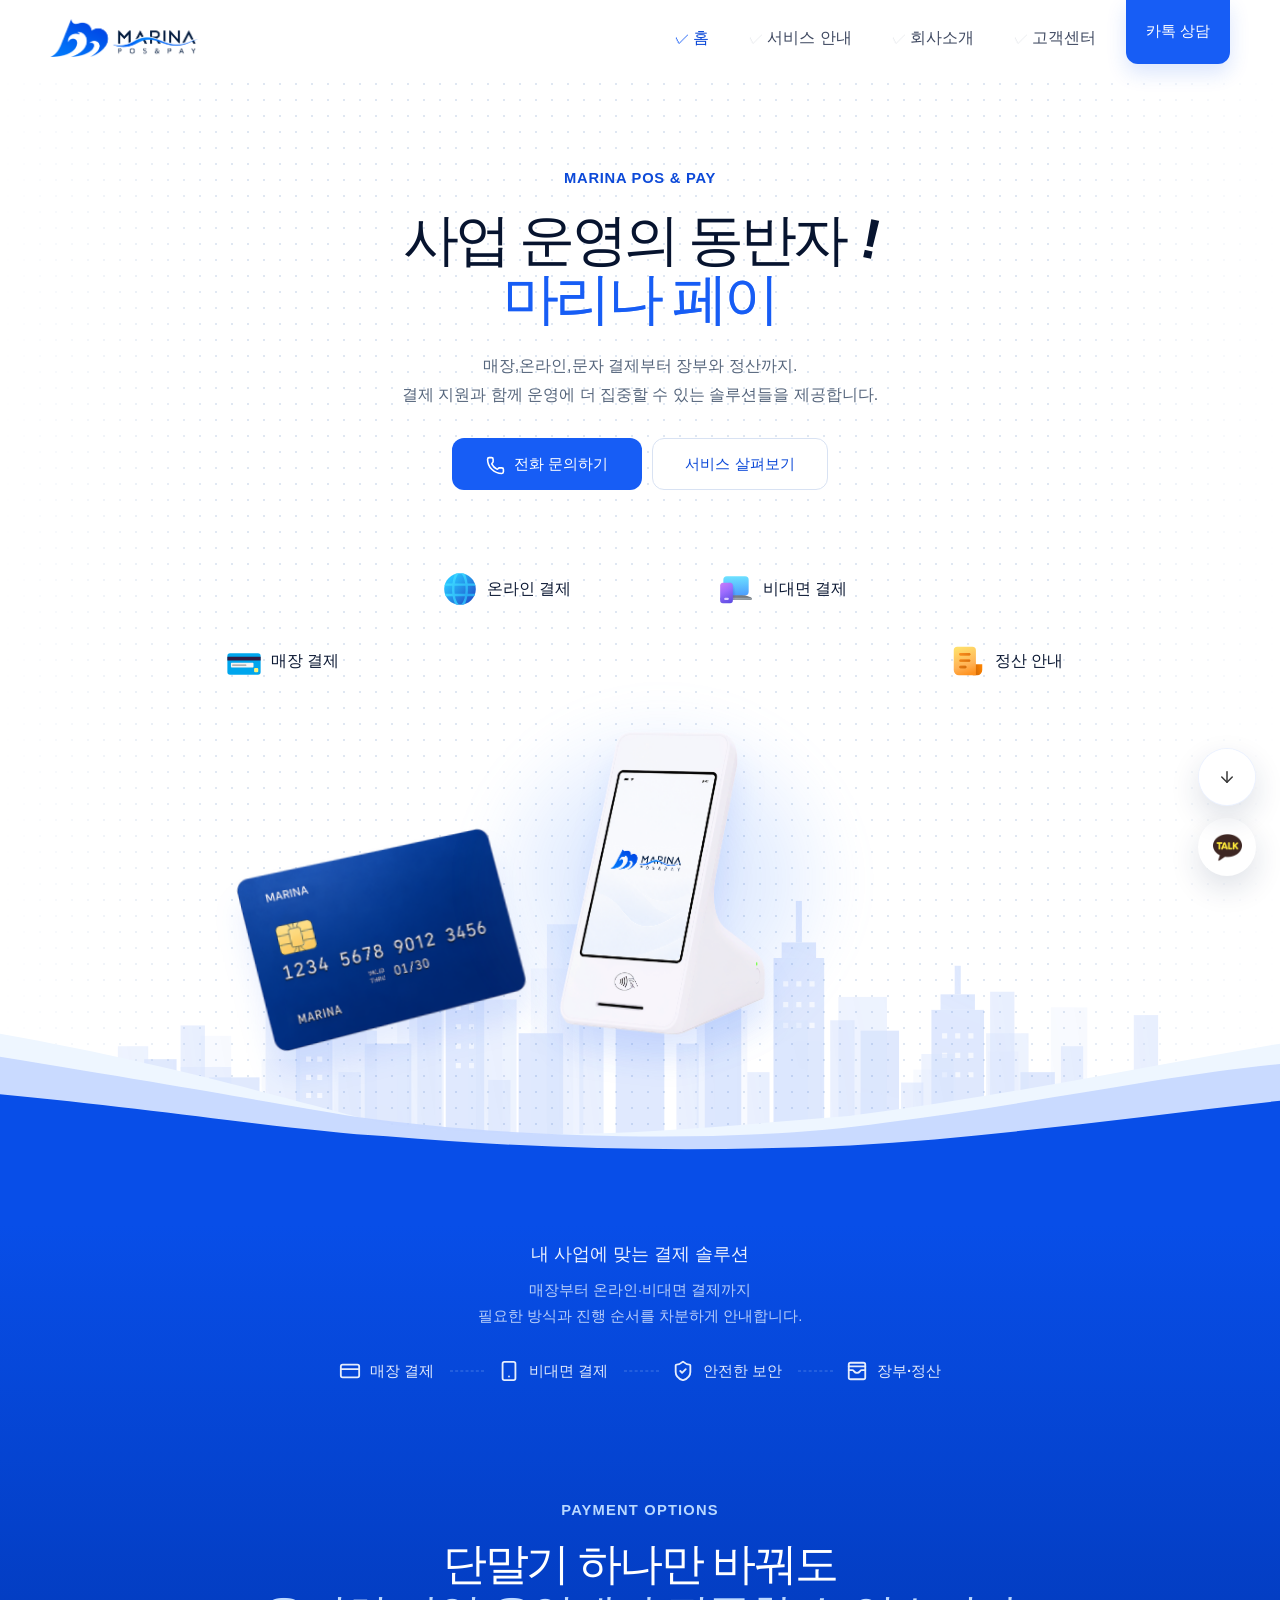
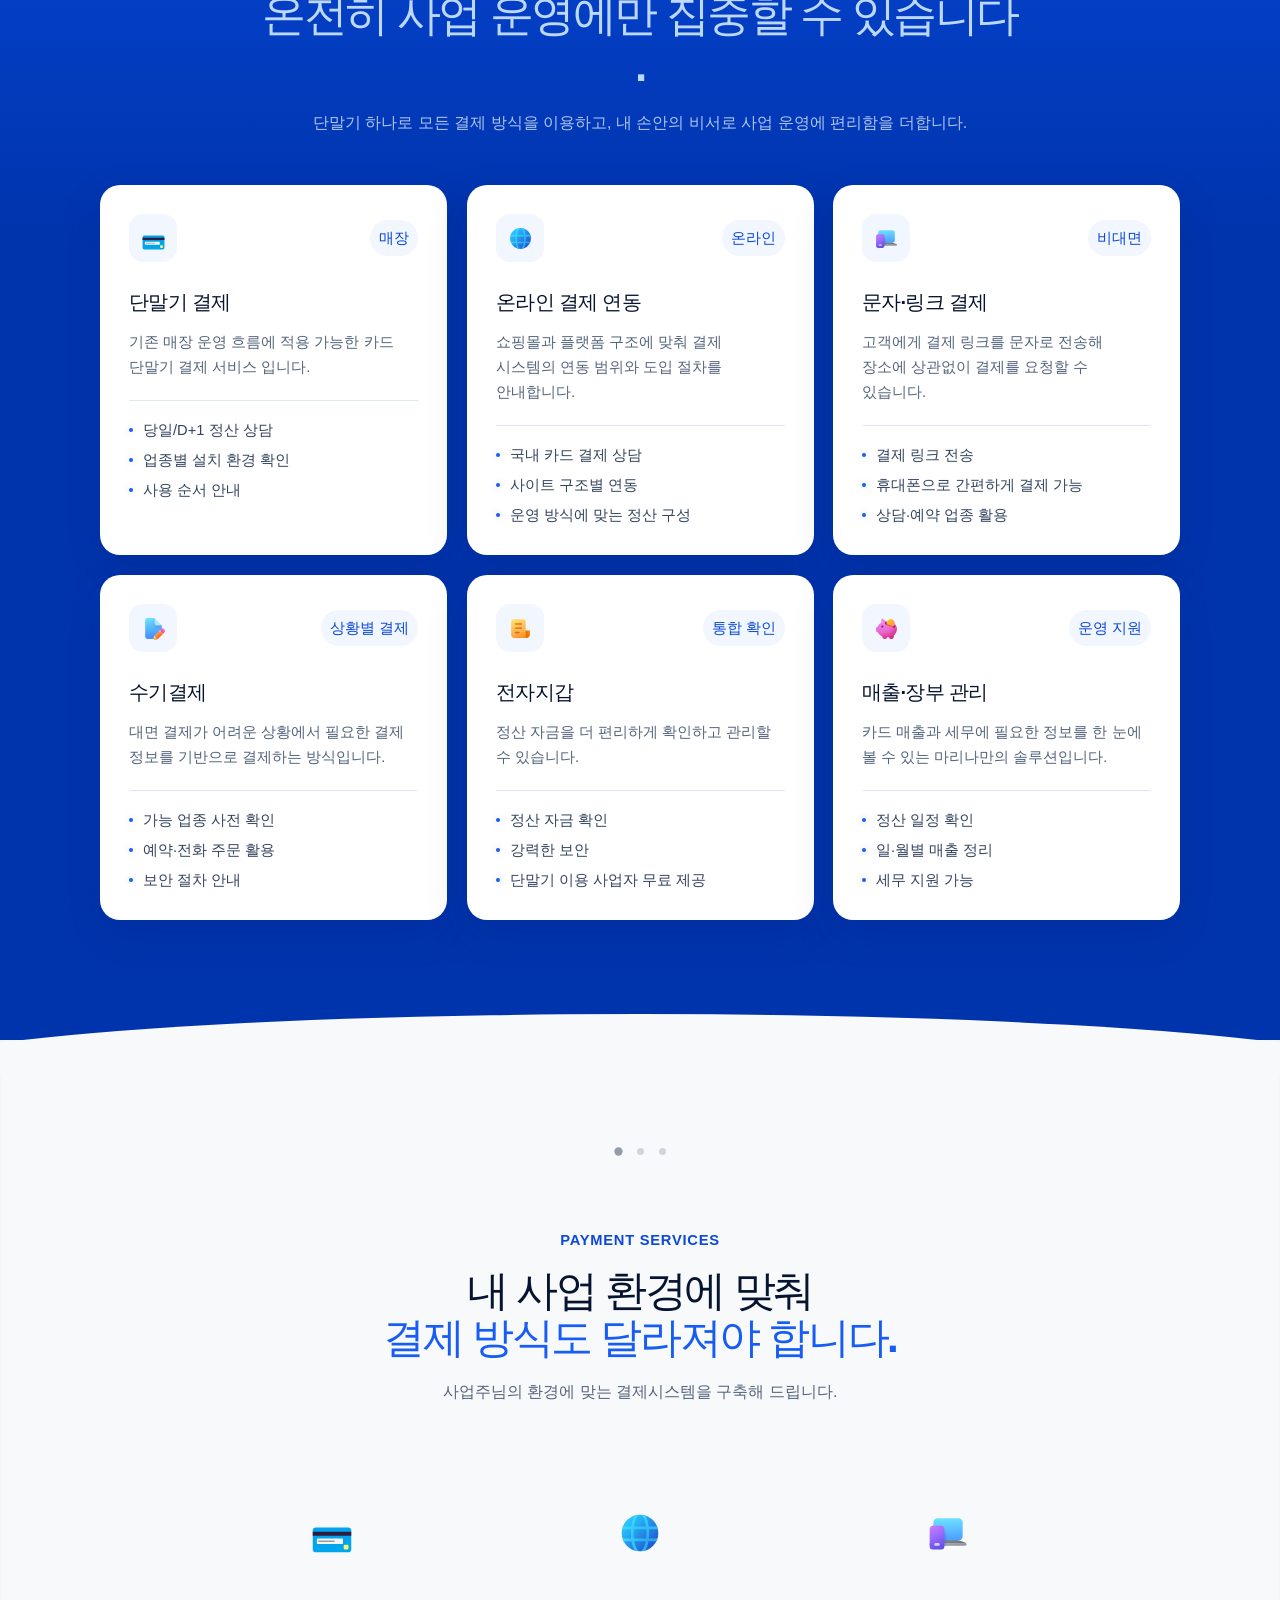
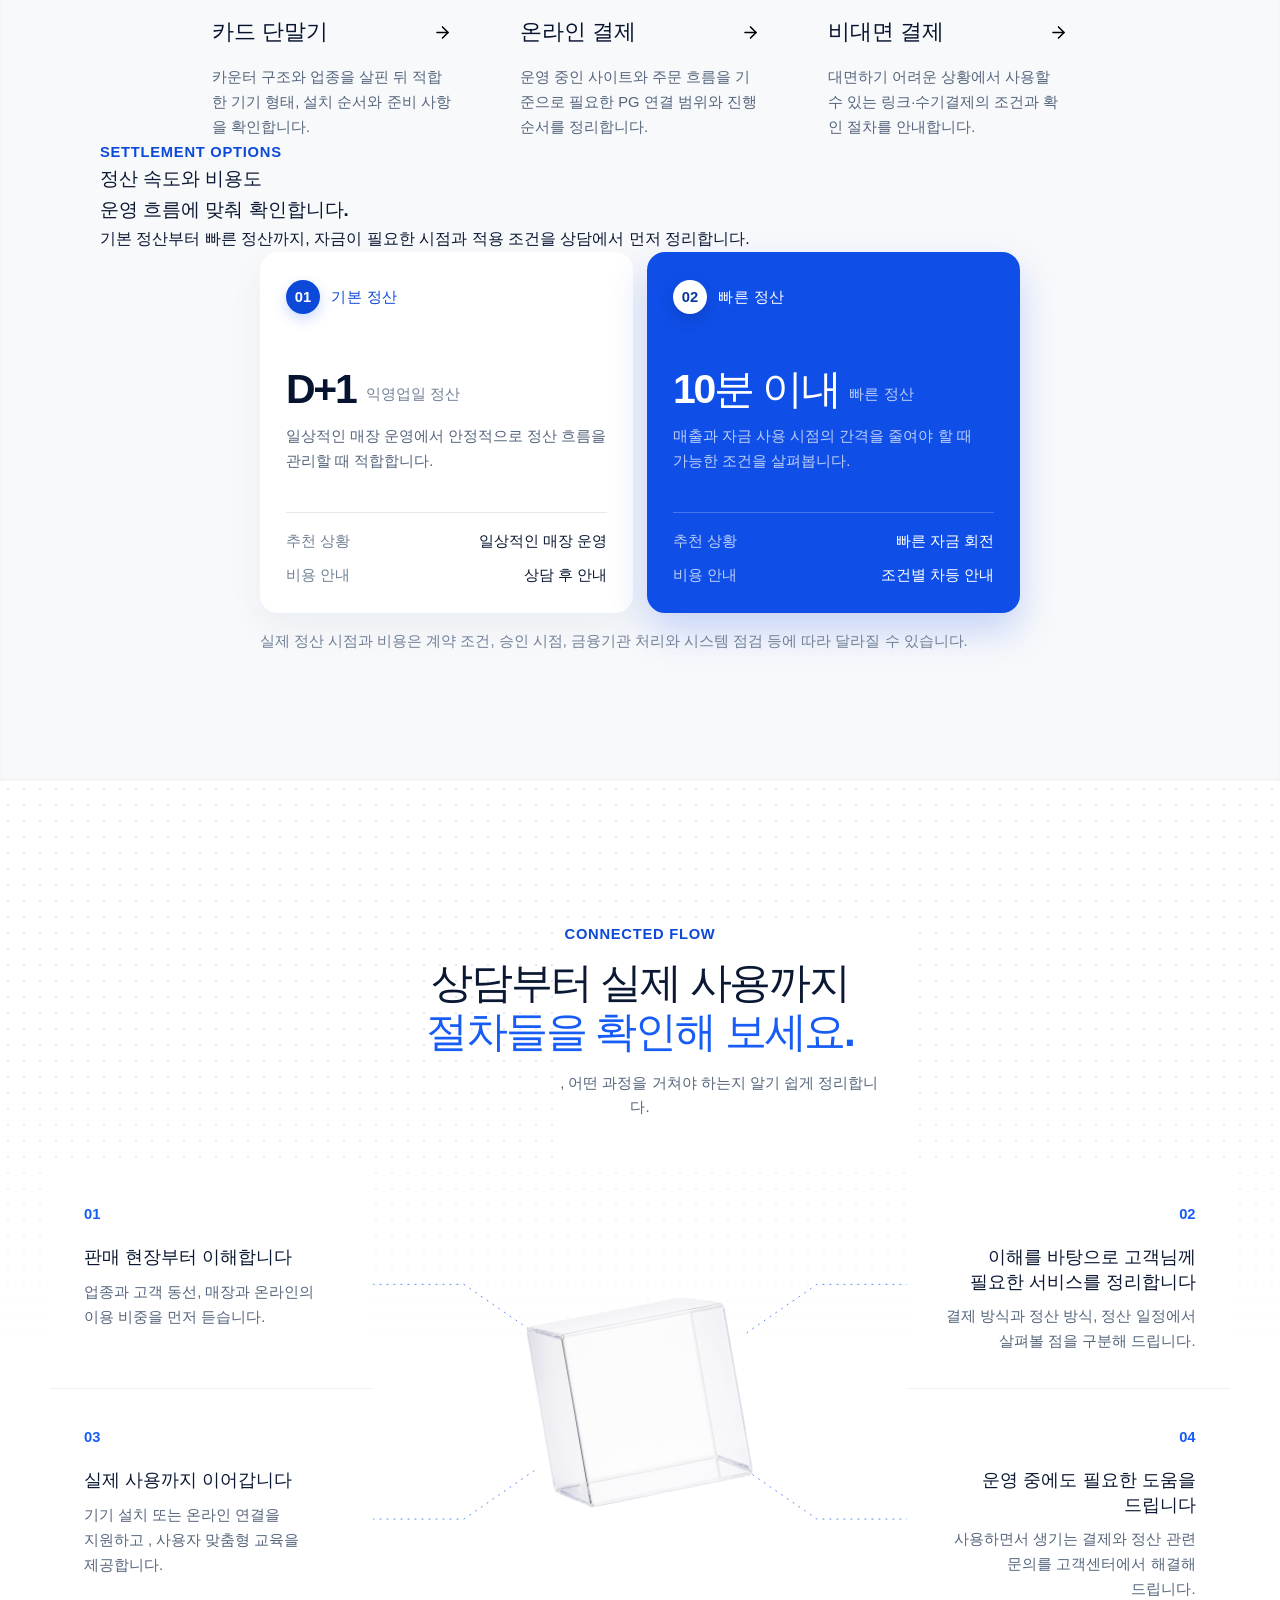
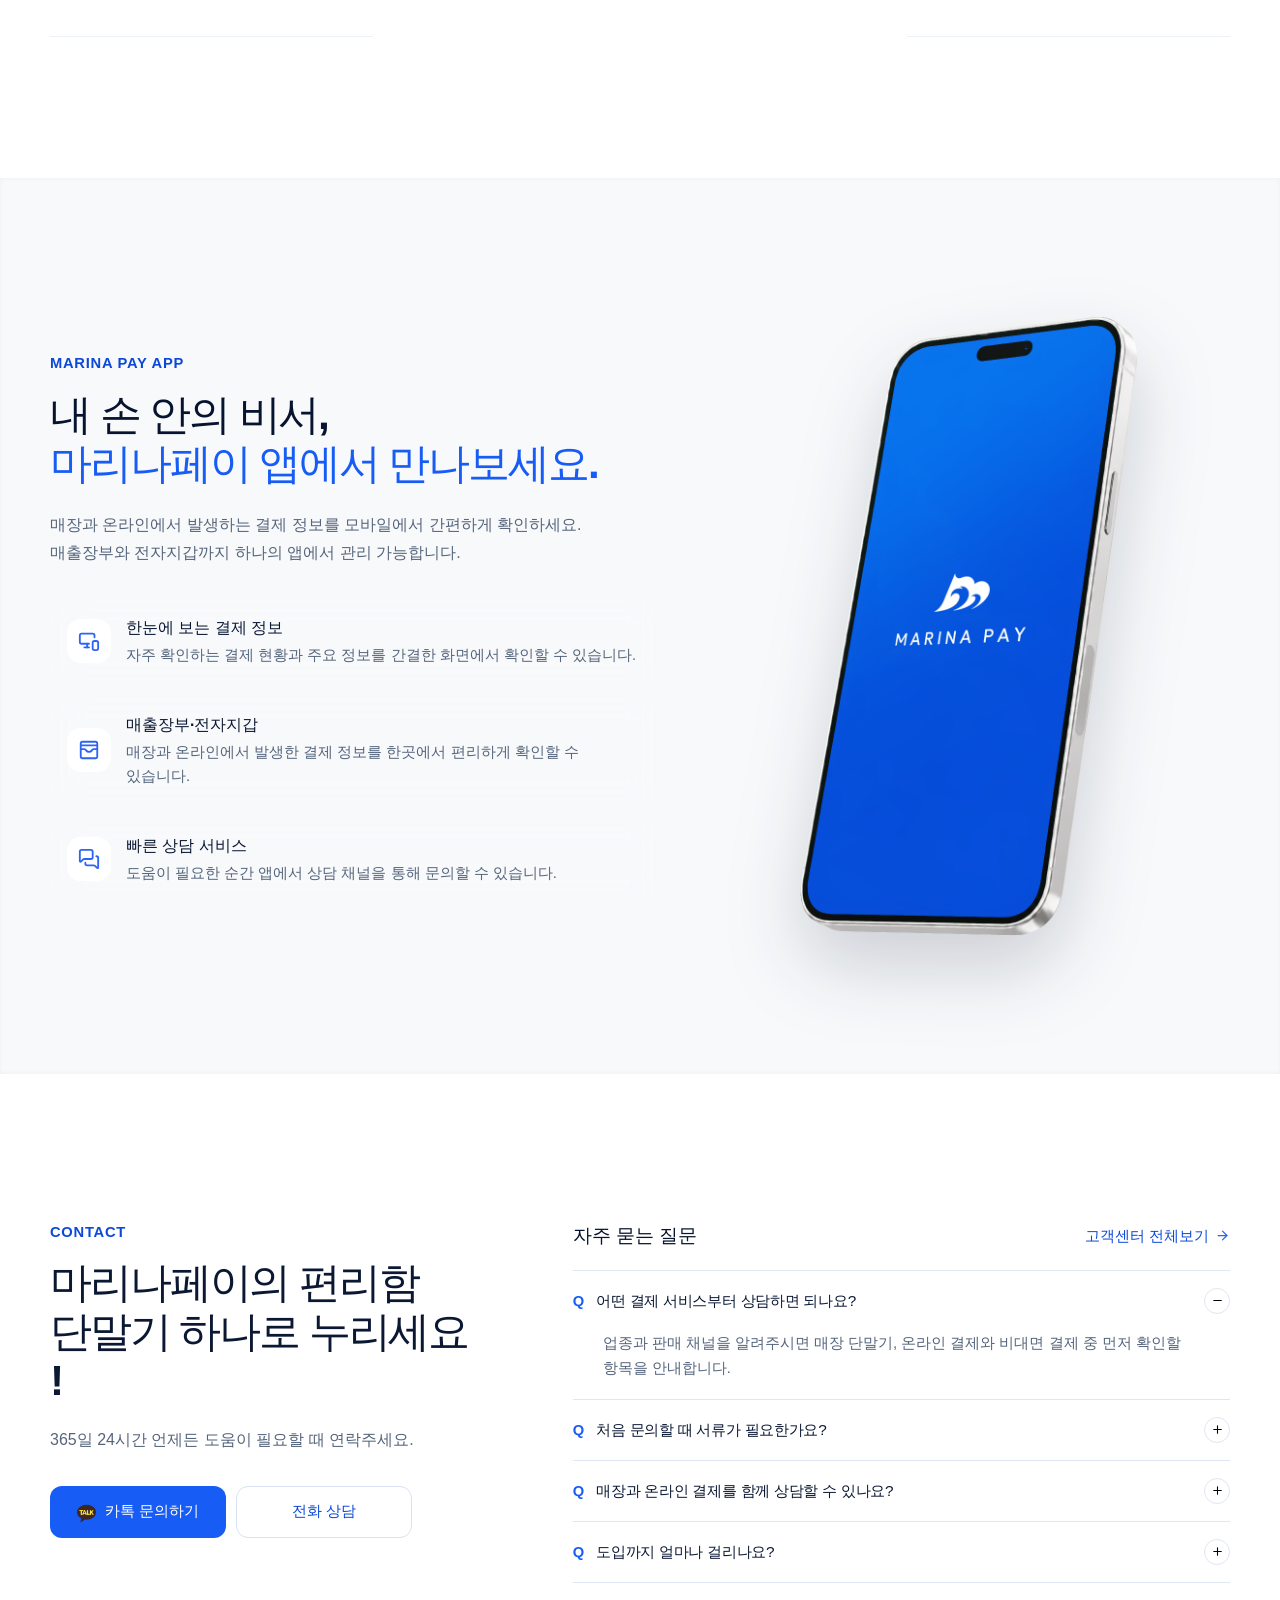
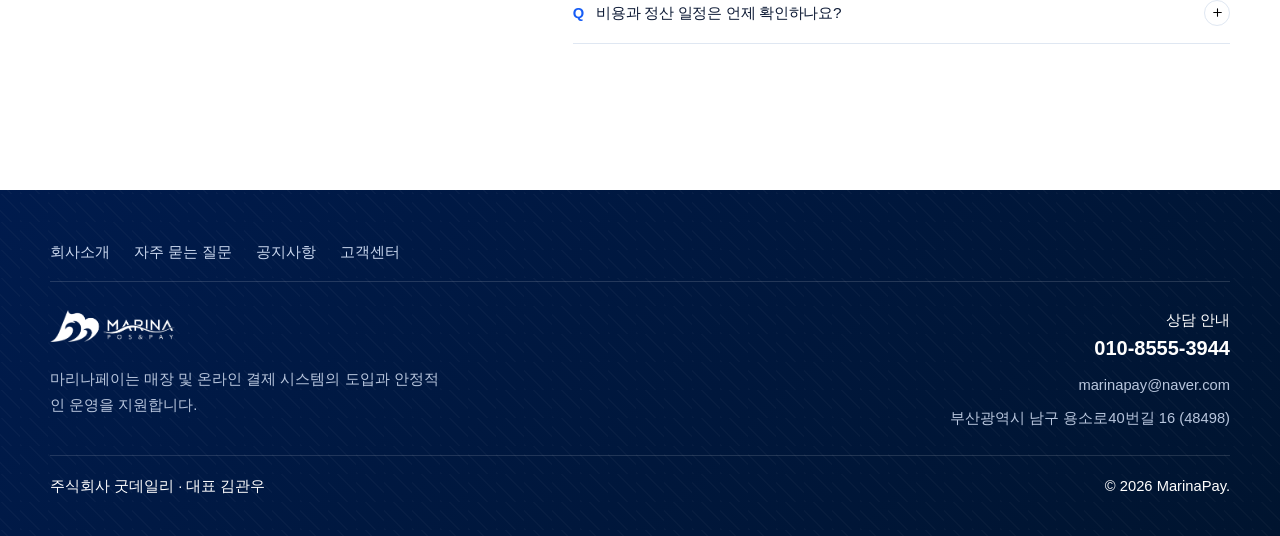
<file: templates/index.html>
<!doctype html>
<html lang="ko">
<head>
  <meta charset="UTF-8">
  <meta name="viewport" content="width=device-width, initial-scale=1">
  <title>마리나페이 | 매장·온라인 카드 단말기부터 사업운영 솔루션까지</title>
  <meta name="description" content="매장 단말기부터 온라인·비대면 결제까지, 마리나페이가 사업 형태에 필요한 솔루션을 함께 살펴드립니다.">
  <meta name="robots" content="index, follow, max-image-preview:large">
  <meta name="theme-color" content="#175df5">
  <link rel="canonical" href="https://www.xn--910b45oncq08d8jo.com/">
  <link rel="icon" href="/static/images/brand/favicon.ico" sizes="any">
  <link rel="alternate icon" href="/static/images/brand/favicon.ico" sizes="any">
  <link rel="manifest" href="/site.webmanifest">
  <meta property="og:type" content="website">
  <meta property="og:locale" content="ko_KR">
  <meta property="og:site_name" content="마리나페이">
  <meta property="og:title" content="마리나페이 | 매장·온라인 카드 단말기부터 사업운영 솔루션까지">
  <meta property="og:description" content="매장 단말기부터 온라인·비대면 결제까지, 사업에 필요한 결제 환경을 준비하세요.">
  <meta property="og:url" content="https://www.xn--910b45oncq08d8jo.com/">
  <meta property="og:image" content="https://www.xn--910b45oncq08d8jo.com/static/images/common/og-marinapay.png">
  <meta property="og:image:alt" content="마리나페이 결제 서비스 안내">
  <meta name="twitter:card" content="summary_large_image">
  <meta name="twitter:title" content="마리나페이 | 매장·온라인 카드 단말기부터 사업운영 솔루션까지">
  <meta name="twitter:description" content="매장 단말기부터 온라인·비대면 결제까지, 사업에 필요한 결제 환경을 준비하세요.">
  <meta name="twitter:image" content="https://www.xn--910b45oncq08d8jo.com/static/images/common/og-marinapay.png">
  <link rel="stylesheet" href="/static/css/fonts.css">
  <link rel="stylesheet" href="/static/css/style.css">
  <link rel="stylesheet" href="/static/css/animations.css">
  <script type="application/ld+json">
  {
    "@context": "https://schema.org",
    "@type": "Organization",
    "name": "주식회사 굿데일리",
    "alternateName": "MarinaPay",
    "url": "https://www.xn--910b45oncq08d8jo.com/",
    "email": "gooddaily26@naver.com",
    "telephone": "010-8570-7714",
    "address": {
      "@type": "PostalAddress",
      "postalCode": "48498",
      "streetAddress": "용소로40번길 16",
      "addressLocality": "남구",
      "addressRegion": "부산광역시",
      "addressCountry": "KR"
    }
  }
  </script>
</head>
<body class="p-home">
  <a class="c-skip-link" href="#mainContent">본문 바로가기</a>
  <header class="c-site-header">
    <div class="l-container c-site-header__inner">
      <a class="c-brand" href="./index.html" aria-label="마리나페이 홈">
        <img class="c-brand__image" src="/static/images/brand/logo.png" alt="MarinaPay">
      </a>
      <button class="c-menu-toggle" type="button" aria-expanded="false" aria-controls="siteNavigation" aria-label="메뉴 열기" data-js="menu-toggle">
        <span class="c-menu-toggle__icon" aria-hidden="true"></span>
      </button>
      <nav class="c-site-nav" id="siteNavigation" aria-label="주요 메뉴" data-js="site-nav">
        <ul class="c-site-nav__list">
          <li><a class="c-site-nav__link" href="./index.html" aria-current="page">홈</a></li>
          <li><a class="c-site-nav__link" href="#services">서비스 안내</a></li>
          <li><a class="c-site-nav__link" href="./about.html">회사소개</a></li>
          <li><a class="c-site-nav__link" href="./support.html">고객센터</a></li>
        </ul>
        <a class="c-button c-button--primary" href="https://open.kakao.com/o/s7h54Yyi" target="_blank" rel="noopener noreferrer">카톡 상담</a>
      </nav>
    </div>
  </header>

  <main id="mainContent">
    <section class="p-home__hero" aria-labelledby="homeHeroTitle">
      <div class="l-container p-home__hero-shell">
        <div class="p-home__hero-copy c-reveal is-visible">
          <p class="p-home__eyebrow">MARINA POS &amp; PAY</p>
          <h1 id="homeHeroTitle">사업 운영의 동반자 <span class="p-home__hero-exclamation">!</span><br><strong class="p-home__hero-liquid-text" data-text="마리나 페이">마리나 페이</strong></h1>
          <p>매장,온라인,문자 결제부터 장부와 정산까지.<br>결제 지원과 함께 운영에 더 집중할 수 있는 솔루션들을 제공합니다. </p>
          <div class="p-home__hero-actions">
            <a class="c-button c-button--primary" href="tel:010-8570-7714"><svg class="p-home__hero-kakao-icon" xmlns="http://www.w3.org/2000/svg" viewBox="0 0 24 24" fill="none" stroke="currentColor" stroke-width="2" stroke-linecap="round" stroke-linejoin="round" aria-hidden="true"><path d="M13.832 16.568a1 1 0 0 0 1.213-.303l.355-.465A2 2 0 0 1 17 15h3a2 2 0 0 1 2 2v3a2 2 0 0 1-2 2A18 18 0 0 1 2 4a2 2 0 0 1 2-2h3a2 2 0 0 1 2 2v3a2 2 0 0 1-.8 1.6l-.468.351a1 1 0 0 0-.292 1.233 14 14 0 0 0 6.392 6.384"/></svg>전화 문의하기</a>
            <a class="c-button c-button--secondary" href="#services">서비스 살펴보기</a>
          </div>
        </div>
        <div class="p-home__hero-stage c-reveal is-visible">
          <ul class="p-home__hero-cards" aria-label="마리나페이 안내 범위">
            <li aria-label="매장 결제"><span class="p-home__hero-card-float"><span class="p-home__hero-cube"><img src="/static/images/home/card-payment.svg" alt=""></span><span class="p-home__hero-card-label">매장 결제</span></span></li>
            <li aria-label="온라인 결제"><span class="p-home__hero-card-float"><span class="p-home__hero-cube"><img src="/static/images/home/online-globe.svg" alt=""></span><span class="p-home__hero-card-label">온라인 결제</span></span></li>
            <li aria-label="비대면 결제"><span class="p-home__hero-card-float"><span class="p-home__hero-cube"><img src="/static/images/home/remote-payment.svg" alt=""></span><span class="p-home__hero-card-label">비대면 결제</span></span></li>
            <li aria-label="정산 안내"><span class="p-home__hero-card-float"><span class="p-home__hero-cube"><img src="/static/images/home/receipt.svg" alt=""></span><span class="p-home__hero-card-label">정산 안내</span></span></li>
          </ul>
          <figure class="p-home__hero-product" aria-hidden="true">
            <img class="p-home__hero-product-card" src="/static/images/home/card.png" alt="">
            <img class="p-home__hero-product-pos" src="/static/images/home/payment-terminal.png" alt="">
          </figure>
        </div>
      </div>
    </section>

    <section class="p-home__blue-flow" aria-label="마리나페이 결제 지원 영역">
      <div class="p-home__blue-wave" aria-hidden="true">
        <svg class="p-home__blue-wave-svg" viewBox="0 -32 1440 252" preserveAspectRatio="none">
          <path class="p-home__wave-light" d="M0,-26 C210,36 340,68 430,96 C610,141 770,118 930,96 C1100,74 1260,36 1440,4 L1440,220 L0,220 Z">
            <animate attributeName="d" dur="5.95s" repeatCount="indefinite" values="M0,-26 C210,36 340,68 430,96 C610,141 770,118 930,96 C1100,74 1260,36 1440,4 L1440,220 L0,220 Z;M0,-16 C217,28 353,81 443,104 C630,129 796,105 956,91 C1120,67 1280,28 1440,-4 L1440,220 L0,220 Z;M0,-26 C210,36 340,68 430,96 C610,141 770,118 930,96 C1100,74 1260,36 1440,4 L1440,220 L0,220 Z"></animate>
          </path>
          <path class="p-home__wave-glow" d="M0,8 C240,58 360,86 400,96 C560,126 810,138 990,106 C1160,82 1310,48 1440,16 L1440,220 L0,220 Z">
            <animate attributeName="d" dur="4.9s" repeatCount="indefinite" values="M0,8 C240,58 360,86 400,96 C560,126 810,138 990,106 C1160,82 1310,48 1440,16 L1440,220 L0,220 Z;M0,16 C214,55 302,73 400,91 C560,116 817,128 997,98 C1167,72 1323,32 1440,26 L1440,220 L0,220 Z;M0,8 C240,58 360,86 400,96 C560,126 810,138 990,106 C1160,82 1310,48 1440,16 L1440,220 L0,220 Z"></animate>
          </path>
          <path class="p-home__wave-main" d="M0,68 C170,78 320,106 430,114 C610,132 780,144 950,134 C1115,124 1275,98 1440,78 L1440,220 L0,220 Z">
            <animate attributeName="d" dur="4.2s" repeatCount="indefinite" values="M0,68 C170,78 320,106 430,114 C610,132 780,144 950,134 C1115,124 1275,98 1440,78 L1440,220 L0,220 Z;M0,58 C180,86 330,114 440,122 C623,140 793,134 963,126 C1128,114 1288,85 1440,65 L1440,220 L0,220 Z;M0,68 C170,78 320,106 430,114 C610,132 780,144 950,134 C1115,124 1275,98 1440,78 L1440,220 L0,220 Z"></animate>
          </path>
        </svg>
      </div>
      <div class="p-home__blue-bubbles" aria-hidden="true">
        <span></span><span></span><span></span><span></span><span></span>
        <span></span><span></span><span></span><span></span><span></span>
        <span></span><span></span><span></span><span></span><span></span>
      </div>
      <div class="p-home__blue-cursor-bubbles" aria-hidden="true" data-js="blue-cursor-bubbles"></div>
      <div class="l-container p-home__blue-flow-inner">
        <div class="p-home__hero-trust" aria-label="마리나페이 결제 지원 영역">
          <div class="p-home__hero-trust-copy">
            <strong>내 사업에 맞는 결제 솔루션</strong>
            <p>매장부터 온라인·비대면 결제까지<br>필요한 방식과 진행 순서를 차분하게 안내합니다.</p>
          </div>
          <ul>
            <li><img src="/static/images/home/credit-card.svg" alt=""><span>매장 결제</span></li>
            <li><img src="/static/images/home/smartphone.svg" alt=""><span>비대면 결제</span></li>
            <li><img src="/static/images/home/shield-check.svg" alt=""><span>안전한 보안</span></li>
            <li><img src="/static/images/home/wallet-cards.svg" alt=""><span>장부·정산</span></li>
          </ul>
        </div>
        <div class="p-home__blue-services" aria-labelledby="blueServicesTitle">
          <div class="p-home__blue-services-head c-reveal" data-js="reveal">
            <p class="p-home__blue-services-kicker">Payment options</p>
            <h2 id="blueServicesTitle">단말기 하나만 바꿔도<br><strong>온전히 사업 운영에만 집중할 수 있습니다.</strong></h2>
            <p>단말기 하나로 모든 결제 방식을 이용하고, 내 손안의 비서로 사업 운영에 편리함을 더합니다.</p>
          </div>
          <div class="p-home__blue-service-grid">
            <article class="p-home__blue-service-card c-reveal" data-js="reveal">
              <div class="p-home__blue-service-card-top">
                <span class="p-home__blue-service-icon"><img src="/static/images/home/card-payment.svg" alt=""></span>
                <span class="p-home__blue-service-tag">매장</span>
              </div>
              <h3>단말기 결제</h3>
              <p>기존 매장 운영 흐름에 적용 가능한 카드 단말기 결제 서비스 입니다.</p>
              <ul>
                <li>당일/D+1 정산 상담</li>
                <li>업종별 설치 환경 확인</li>
                <li>사용 순서 안내</li>
              </ul>
            </article>
            <article class="p-home__blue-service-card c-reveal" data-js="reveal">
              <div class="p-home__blue-service-card-top">
                <span class="p-home__blue-service-icon"><img src="/static/images/home/online-globe.svg" alt=""></span>
                <span class="p-home__blue-service-tag">온라인</span>
              </div>
              <h3>온라인 결제 연동</h3>
              <p>쇼핑몰과 플랫폼 구조에 맞춰 결제 시스템의 연동 범위와 도입 절차를 안내합니다.</p>
              <ul>
                <li>국내 카드 결제 상담</li>
                <li>사이트 구조별 연동</li>
                <li>운영 방식에 맞는 정산 구성</li>
              </ul>
            </article>
            <article class="p-home__blue-service-card c-reveal" data-js="reveal">
              <div class="p-home__blue-service-card-top">
                <span class="p-home__blue-service-icon"><img src="/static/images/home/remote-payment.svg" alt=""></span>
                <span class="p-home__blue-service-tag">비대면</span>
              </div>
              <h3>문자·링크 결제</h3>
              <p>고객에게 결제 링크를 문자로 전송해 장소에 상관없이 결제를 요청할 수 있습니다.</p>
              <ul>
                <li>결제 링크 전송</li>
                <li>휴대폰으로 간편하게 결제 가능</li>
                <li>상담·예약 업종 활용</li>
              </ul>
            </article>
            <article class="p-home__blue-service-card c-reveal" data-js="reveal">
              <div class="p-home__blue-service-card-top">
                <span class="p-home__blue-service-icon"><img src="/static/images/home/document-edit.svg" alt=""></span>
                <span class="p-home__blue-service-tag">상황별 결제</span>
              </div>
              <h3>수기결제</h3>
              <p>대면 결제가 어려운 상황에서 필요한 결제 정보를 기반으로 결제하는 방식입니다.</p>
              <ul>
                <li>가능 업종 사전 확인</li>
                <li>예약·전화 주문 활용</li>
                <li>보안 절차 안내</li>
              </ul>
            </article>
            <article class="p-home__blue-service-card c-reveal" data-js="reveal">
              <div class="p-home__blue-service-card-top">
                <span class="p-home__blue-service-icon"><img src="/static/images/home/receipt.svg" alt=""></span>
                <span class="p-home__blue-service-tag">통합 확인</span>
              </div>
              <h3>전자지갑</h3>
              <p>정산 자금을 더 편리하게 확인하고 관리할 수 있습니다.</p>
              <ul>
                <li>정산 자금 확인</li>
                <li>강력한 보안</li>
                <li>단말기 이용 사업자 무료 제공</li>
              </ul>
            </article>
            <article class="p-home__blue-service-card c-reveal" data-js="reveal">
              <div class="p-home__blue-service-card-top">
                <span class="p-home__blue-service-icon"><img src="/static/images/home/savings.svg" alt=""></span>
                <span class="p-home__blue-service-tag">운영 지원</span>
              </div>
              <h3>매출·장부 관리</h3>
              <p>카드 매출과 세무에 필요한 정보를 한 눈에 볼 수 있는 마리나만의 솔루션입니다.</p>
              <ul>
                <li>정산 일정 확인</li>
                <li>일·월별 매출 정리</li>
                <li>세무 지원 가능</li>
              </ul>
            </article>
          </div>
        </div>
      </div>
    </section>

    <section class="p-home__services" id="services" aria-labelledby="servicesTitle">
      <div class="l-container">
        <div class="p-home__service-pager c-reveal" data-js="reveal" data-service-pager role="group" aria-label="서비스 안내 문구 선택">
          <button class="is-active" type="button" aria-label="첫 번째 안내" aria-pressed="true" data-service-slide="0"></button>
          <button type="button" aria-label="두 번째 안내" aria-pressed="false" data-service-slide="1"></button>
          <button type="button" aria-label="세 번째 안내" aria-pressed="false" data-service-slide="2"></button>
        </div>
        <div class="p-home__section-head c-reveal" data-js="reveal" data-service-copy>
          <p class="p-home__eyebrow" data-service-eyebrow>Payment services</p>
          <h2 id="servicesTitle">내 사업 환경에 맞춰<br><strong>결제 방식도 달라져야 합니다.</strong></h2>
          <p data-service-description>사업주님의 환경에 맞는 결제시스템을 구축해 드립니다.</p>
        </div>
        <div class="p-home__service-grid">
          <article class="p-home__service-card c-reveal" data-js="reveal">
            <div class="p-home__service-art p-home__service-art--terminal"><img src="/static/images/home/card-payment.svg" alt=""></div>
            <div class="p-home__service-title"><h3>카드 단말기</h3><img src="/static/images/common/arrow-right.svg" alt=""></div>
            <p>카운터 구조와 업종을 살핀 뒤 적합한 기기 형태, 설치 순서와 준비 사항을 확인합니다.</p>
          </article>
          <article class="p-home__service-card c-reveal" data-js="reveal">
            <div class="p-home__service-art p-home__service-art--online"><img src="/static/images/home/online-globe.svg" alt=""></div>
            <div class="p-home__service-title"><h3>온라인 결제</h3><img src="/static/images/common/arrow-right.svg" alt=""></div>
            <p>운영 중인 사이트와 주문 흐름을 기준으로 필요한 PG 연결 범위와 진행 순서를 정리합니다.</p>
          </article>
          <article class="p-home__service-card c-reveal" data-js="reveal">
            <div class="p-home__service-art p-home__service-art--remote"><img src="/static/images/home/remote-payment.svg" alt=""></div>
            <div class="p-home__service-title"><h3>비대면 결제</h3><img src="/static/images/common/arrow-right.svg" alt=""></div>
            <p>대면하기 어려운 상황에서 사용할 수 있는 링크·수기결제의 조건과 확인 절차를 안내합니다.</p>
          </article>
        </div>
        <div class="p-home__settlement-guide c-reveal" data-js="reveal" aria-labelledby="settlementGuideTitle">
          <div class="p-home__settlement-copy">
            <p class="p-home__eyebrow">Settlement options</p>
            <h3 id="settlementGuideTitle">정산 속도와 비용도<br><strong>운영 흐름에 맞춰 확인합니다.</strong></h3>
            <p>기본 정산부터 빠른 정산까지, 자금이 필요한 시점과 적용 조건을 상담에서 먼저 정리합니다.</p>
          </div>
          <div class="p-home__settlement-options">
            <article class="p-home__settlement-option">
              <div class="p-home__settlement-option-label">
                <b>01</b>
                <span>기본 정산</span>
              </div>
              <div class="p-home__settlement-speed">
                <strong>D+1</strong>
                <small>익영업일 정산</small>
              </div>
              <p>일상적인 매장 운영에서 안정적으로 정산 흐름을 관리할 때 적합합니다.</p>
              <dl>
                <div><dt>추천 상황</dt><dd>일상적인 매장 운영</dd></div>
                <div><dt>비용 안내</dt><dd>상담 후 안내</dd></div>
              </dl>
            </article>
            <article class="p-home__settlement-option p-home__settlement-option--accent">
              <div class="p-home__settlement-option-label">
                <b>02</b>
                <span>빠른 정산</span>
              </div>
              <div class="p-home__settlement-speed">
                <strong>10분 이내</strong>
                <small>빠른 정산</small>
              </div>
              <p>매출과 자금 사용 시점의 간격을 줄여야 할 때 가능한 조건을 살펴봅니다.</p>
              <dl>
                <div><dt>추천 상황</dt><dd>빠른 자금 회전</dd></div>
                <div><dt>비용 안내</dt><dd>조건별 차등 안내</dd></div>
              </dl>
            </article>
          </div>
          <p class="p-home__settlement-note">실제 정산 시점과 비용은 계약 조건, 승인 시점, 금융기관 처리와 시스템 점검 등에 따라 달라질 수 있습니다.</p>
        </div>
      </div>
    </section>

    <section class="p-home__mosaic-section" aria-labelledby="flowTitle">
      <div class="l-container p-home__mosaic">
        <div class="p-home__mosaic-title c-reveal" data-js="reveal">
          <p class="p-home__eyebrow">Connected flow</p>
          <h2 id="flowTitle">상담부터 실제 사용까지<br><strong>절차들을 확인해 보세요.</strong></h2>
          <p>무엇을 준비해야 하는지, 어떤 과정을 거쳐야 하는지 알기 쉽게 정리합니다.</p>
        </div>
        <article class="p-home__mosaic-copy p-home__mosaic-copy--top-left c-reveal" data-js="reveal">
          <span>01</span><h3>판매 현장부터 이해합니다</h3>
          <p>업종과 고객 동선, 매장과 온라인의 이용 비중을 먼저 듣습니다.</p>
        </article>
        <article class="p-home__mosaic-copy p-home__mosaic-copy--top-right c-reveal" data-js="reveal">
          <span> 02</span><h3>이해를 바탕으로 고객님께 필요한 서비스를 정리합니다</h3>
          <p>결제 방식과 정산 방식, 정산 일정에서 살펴볼 점을 구분해 드립니다.</p>
        </article>
        <div class="p-home__mosaic-visual c-reveal" data-js="reveal" aria-hidden="true">
          <svg class="p-home__mosaic-connectors" viewBox="0 0 100 100" preserveAspectRatio="none">
            <path d="M0 25 H17 L31 36"></path>
            <path d="M100 25 H83 L69 36"></path>
            <path d="M0 75 H17 L31 64"></path>
            <path d="M100 75 H83 L69 64"></path>
          </svg>
          <img class="p-home__mosaic-cube" src="/static/images/brand/symbol-crystal-cube.png" alt="">
          <img class="p-home__mosaic-symbol" src="/static/images/brand/symbol.png" alt="">
        </div>
        <article class="p-home__mosaic-copy p-home__mosaic-copy--bottom-left c-reveal" data-js="reveal">
          <span>03</span><h3>실제 사용까지 이어갑니다</h3>
          <p>기기 설치 또는 온라인 연결을 지원하고 , 사용자 맞춤형 교육을 제공합니다.</p>
        </article>
        <article class="p-home__mosaic-copy p-home__mosaic-copy--bottom-right c-reveal" data-js="reveal">
          <span>04</span><h3>운영 중에도 필요한 도움을 드립니다</h3>
          <p>사용하면서 생기는 결제와 정산 관련 문의를 고객센터에서 해결해 드립니다.</p>
        </article>
      </div>
    </section>

    <section class="p-home__app" id="app" aria-labelledby="appTitle">
      <div class="l-container p-home__app-inner">
        <div class="p-home__app-copy c-reveal" data-js="reveal">
          <p class="p-home__eyebrow">Marina Pay app</p>
          <h2 id="appTitle">내 손 안의 비서,<br><strong>마리나페이 앱에서 만나보세요.</strong></h2>
          <p class="p-home__app-lead">매장과 온라인에서 발생하는 결제 정보를 모바일에서 간편하게 확인하세요. <br> 매출장부와 전자지갑까지 하나의 앱에서 관리 가능합니다.</p>
          <ul class="p-home__app-points" aria-label="마리나페이 앱 주요 기능">
            <li><span class="c-icon-box"><img src="/static/images/home/monitor-smartphone.svg" alt=""></span><div><strong>한눈에 보는 결제 정보</strong><p>자주 확인하는 결제 현황과 주요 정보를 간결한 화면에서 확인할 수 있습니다.</p></div></li>
            <li><span class="c-icon-box"><img src="/static/images/home/wallet-cards.svg" alt=""></span><div><strong>매출장부·전자지갑</strong><p>매장과 온라인에서 발생한 결제 정보를 한곳에서 편리하게 확인할 수 있습니다.</p></div></li>
            <li><span class="c-icon-box"><img src="/static/images/home/messages-square.svg" alt=""></span><div><strong>빠른 상담 서비스</strong><p>도움이 필요한 순간 앱에서 상담 채널을 통해 문의할 수 있습니다.</p></div></li>
          </ul>
        </div>
        <figure class="p-home__app-visual c-reveal" data-js="reveal">
          <img src="/static/images/home/phone-marinapay.png" alt="은은한 그라데이션 화면에 MARINA PAY 문구가 표시된 실버 스마트폰">
        </figure>
      </div>
    </section>

    <section class="p-home__closing" aria-labelledby="closingTitle">
      <div class="l-container p-home__closing-inner">
        <div class="p-home__closing-copy c-reveal" data-js="reveal">
          <p class="p-home__eyebrow">CONTACT</p>
          <h2 id="closingTitle">마리나페이의 편리함<br>단말기 하나로 누리세요!</h2>
          <p>365일 24시간 언제든 도움이 필요할 때 연락주세요.</p>
          <div class="p-home__closing-actions">
            <a class="c-button c-button--primary" href="https://open.kakao.com/o/s7h54Yyi" target="_blank" rel="noopener noreferrer"><img class="c-button__kakao-icon" src="/static/images/common/kakaotalk.png" alt="">카톡 문의하기</a>
            <a class="c-button c-button--secondary" href="tel:010-8570-7714">전화 상담</a>
          </div>
        </div>
        <div class="p-home__closing-faq c-reveal" data-js="reveal" aria-labelledby="closingFaqTitle">
          <div class="p-home__closing-faq-head">
            <h3 id="closingFaqTitle">자주 묻는 질문</h3>
            <a href="./support.html#faq">고객센터 전체보기 <img src="/static/images/common/arrow-right.svg" alt=""></a>
          </div>
          <ul class="c-faq-list">
            <li class="c-faq-item">
              <h4><button class="c-faq-question" type="button" aria-expanded="true" aria-controls="homeClosingFaq1" data-js="faq-button"><span class="c-faq-question__mark">Q</span><span class="c-faq-question__text">어떤 결제 서비스부터 상담하면 되나요?</span><span class="c-faq-question__icon" aria-hidden="true"></span></button></h4>
              <div class="c-faq-answer" id="homeClosingFaq1"><p>업종과 판매 채널을 알려주시면 매장 단말기, 온라인 결제와 비대면 결제 중 먼저 확인할 항목을 안내합니다.</p></div>
            </li>
            <li class="c-faq-item">
              <h4><button class="c-faq-question" type="button" aria-expanded="false" aria-controls="homeClosingFaq2" data-js="faq-button"><span class="c-faq-question__mark">Q</span><span class="c-faq-question__text">처음 문의할 때 서류가 필요한가요?</span><span class="c-faq-question__icon" aria-hidden="true"></span></button></h4>
              <div class="c-faq-answer" id="homeClosingFaq2" hidden><p>첫 상담은 업종과 판매 방식만 알려주셔도 됩니다. 필요한 서류는 서비스와 진행 단계가 정해진 뒤 안내합니다.</p></div>
            </li>
            <li class="c-faq-item">
              <h4><button class="c-faq-question" type="button" aria-expanded="false" aria-controls="homeClosingFaq3" data-js="faq-button"><span class="c-faq-question__mark">Q</span><span class="c-faq-question__text">매장과 온라인 결제를 함께 상담할 수 있나요?</span><span class="c-faq-question__icon" aria-hidden="true"></span></button></h4>
              <div class="c-faq-answer" id="homeClosingFaq3" hidden><p>두 판매 채널을 함께 운영한다면 한 번의 상담에서 각각 필요한 범위와 진행 순서를 확인할 수 있습니다.</p></div>
            </li>
            <li class="c-faq-item">
              <h4><button class="c-faq-question" type="button" aria-expanded="false" aria-controls="homeClosingFaq4" data-js="faq-button"><span class="c-faq-question__mark">Q</span><span class="c-faq-question__text">도입까지 얼마나 걸리나요?</span><span class="c-faq-question__icon" aria-hidden="true"></span></button></h4>
              <div class="c-faq-answer" id="homeClosingFaq4" hidden><p>서류 준비와 심사, 단말기 설치 또는 온라인 연동 범위에 따라 달라집니다. 상담 후 예상 일정을 안내합니다.</p></div>
            </li>
            <li class="c-faq-item">
              <h4><button class="c-faq-question" type="button" aria-expanded="false" aria-controls="homeClosingFaq5" data-js="faq-button"><span class="c-faq-question__mark">Q</span><span class="c-faq-question__text">비용과 정산 일정은 언제 확인하나요?</span><span class="c-faq-question__icon" aria-hidden="true"></span></button></h4>
              <div class="c-faq-answer" id="homeClosingFaq5" hidden><p>업종과 이용 조건을 확인한 뒤 적용 가능한 비용 항목과 정산 일정을 계약 전에 안내합니다.</p></div>
            </li>
          </ul>
        </div>
      </div>
    </section>
  </main>

  <footer class="c-site-footer">
    <div class="l-container c-site-footer__top">
      <nav class="c-site-footer__nav" aria-label="푸터 주요 링크"><ul class="c-site-footer__links"><li><a href="./about.html">회사소개</a></li><li><a href="./support.html#faq">자주 묻는 질문</a></li><li><a href="./support.html#notice">공지사항</a></li><li><a href="./support.html">고객센터</a></li></ul></nav>
      <div class="c-site-footer__brand"><a class="c-brand" href="./index.html" aria-label="마리나페이 홈"><img class="c-brand__image" src="/static/images/brand/logo.png" alt="MarinaPay"></a><p class="c-site-footer__summary">마리나페이는 매장 및 온라인 결제 시스템의 도입과 안정적인 운영을 지원합니다.</p></div>
      <div class="c-site-footer__contact-block"><h2 class="c-site-footer__heading">상담 안내</h2><address class="c-site-footer__contact"><strong><a href="tel:01085707714">010-8570-7714</a></strong><a href="mailto:gooddaily26@naver.com">gooddaily26@naver.com</a><span>부산광역시 남구 용소로40번길 16 (48498)</span></address></div>
    </div>
    <div class="l-container c-site-footer__bottom"><p>주식회사 굿데일리 · 대표 김관우</p><p>© <span data-js="year">2026</span> MarinaPay.</p></div>
  </footer>
  <script type="module" src="/static/js/common.js"></script>
</body>
</html>
</file>
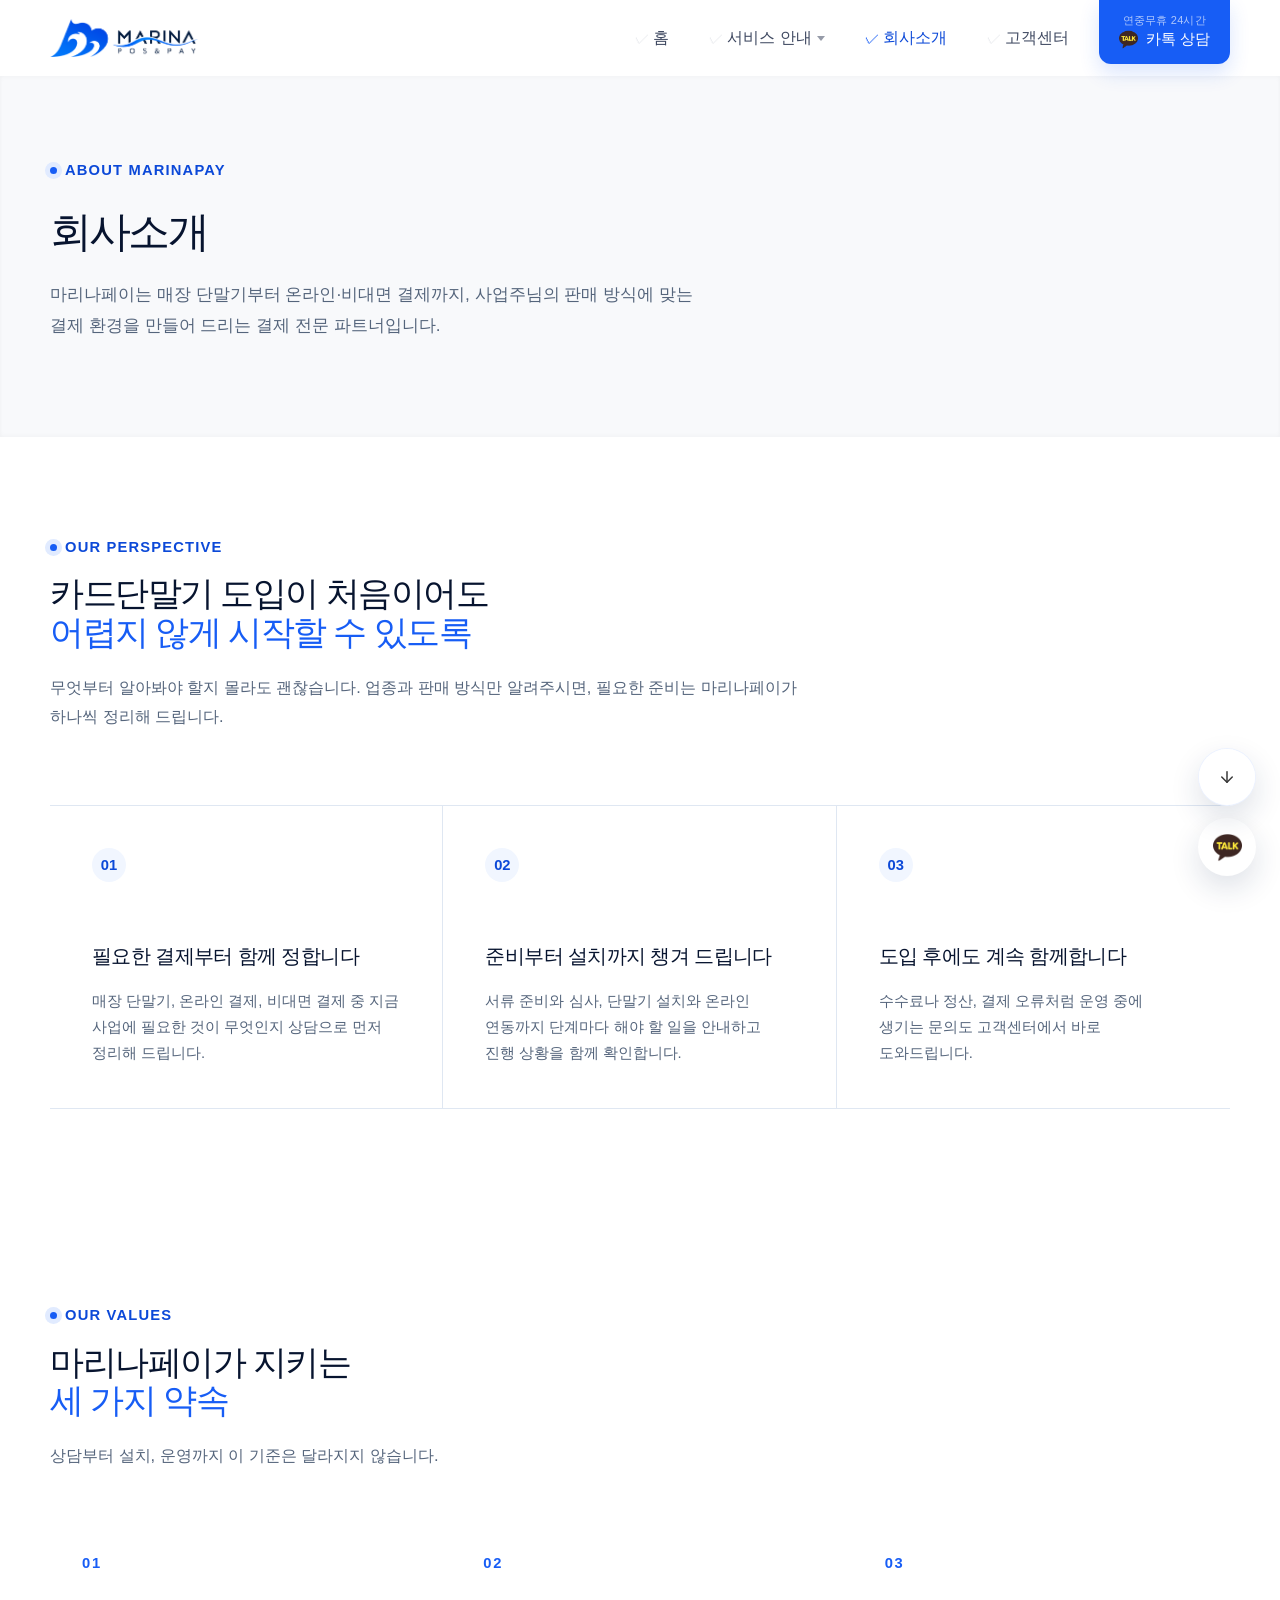
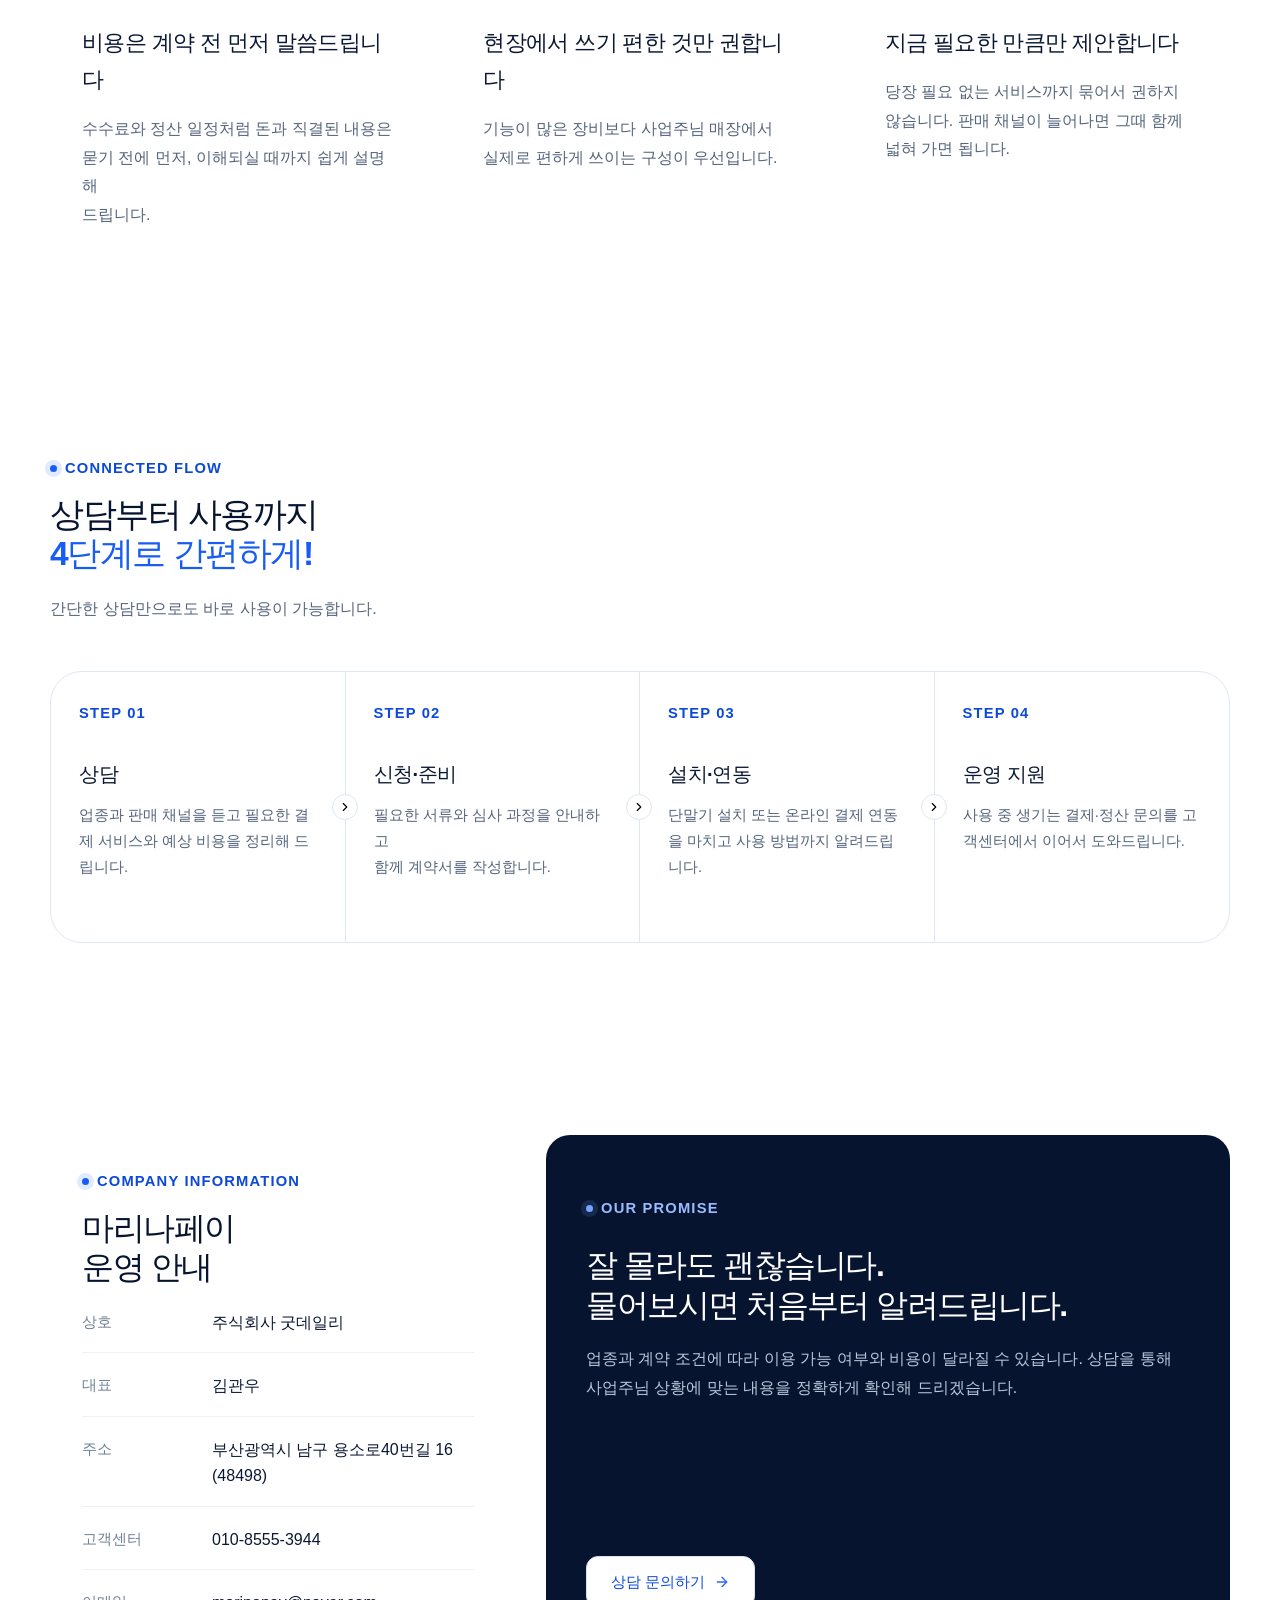
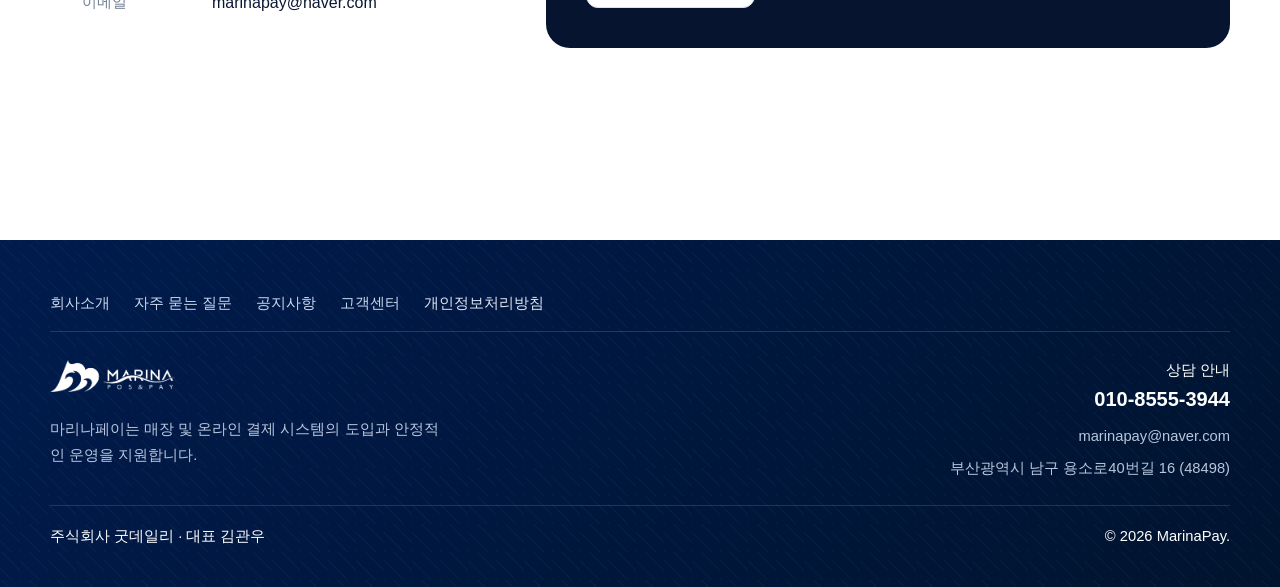
<file: about.html>
<!doctype html>
<html lang="ko">
<head>
  <meta charset="UTF-8">
  <meta name="viewport" content="width=device-width, initial-scale=1">
  <title>회사소개 | PG단말기와 온·오프라인 결제와 매출관리 솔루션의 선두주자 마리나페이</title>
  <meta name="description" content="마리나페이는 PG단말기부터 온라인·비대면 결제까지, 사업주님의 판매 방식에 맞는 솔루션을 제공해 드리는 단말기전문 파트너입니다.">
  <meta name="robots" content="index, follow, max-image-preview:large, max-snippet:-1, max-video-preview:-1">
  <meta name="theme-color" content="#175df5">
  <link rel="canonical" href="https://www.xn--910b45oncq08d8jo.com/about.html">
  <link rel="icon" href="/static/images/brand/favicon.ico" sizes="any">
  <link rel="alternate icon" href="/static/images/brand/favicon.ico" sizes="any">
  <link rel="manifest" href="/site.webmanifest">

  <meta property="og:type" content="website">
  <meta property="og:locale" content="ko_KR">
  <meta property="og:site_name" content="마리나페이">
  <meta property="og:title" content="회사소개 | 마리나페이">
  <meta property="og:description" content="매장 단말기부터 온라인·비대면 결제까지, 사업주님의 판매 방식에 맞는 결제 환경을 준비해 드립니다.">
  <meta property="og:url" content="https://www.xn--910b45oncq08d8jo.com/about.html">
  <meta property="og:image" content="https://www.xn--910b45oncq08d8jo.com/static/images/common/og-marinapay.png">
  <meta property="og:image:alt" content="마리나페이 회사소개">
  <meta name="twitter:card" content="summary_large_image">
  <meta name="twitter:title" content="회사소개 | 마리나페이">
  <meta name="twitter:description" content="매장 단말기부터 온라인·비대면 결제까지, 사업주님의 판매 방식에 맞는 결제 환경을 준비해 드립니다.">
  <meta name="twitter:image" content="https://www.xn--910b45oncq08d8jo.com/static/images/common/og-marinapay.png">

  <link rel="stylesheet" href="/static/css/fonts.css">
  <link rel="stylesheet" href="/static/css/style.css">
  <link rel="stylesheet" href="/static/css/animations.css">

  <script type="application/ld+json">
  {
    "@context": "https://schema.org",
    "@graph": [
      {
        "@type": "Organization",
        "@id": "https://www.xn--910b45oncq08d8jo.com/#organization",
        "name": "주식회사 굿데일리",
        "alternateName": "MarinaPay",
        "url": "https://www.xn--910b45oncq08d8jo.com/",
        "logo": "https://www.xn--910b45oncq08d8jo.com/static/images/brand/logo.png",
        "email": "gooddaily26@naver.com",
        "telephone": "010-8570-7714"
      },
      {
        "@type": "AboutPage",
        "@id": "https://www.xn--910b45oncq08d8jo.com/about.html#webpage",
        "url": "https://www.xn--910b45oncq08d8jo.com/about.html",
        "name": "회사소개 | 마리나페이 비즈니스 결제 솔루션",
        "description": "마리나페이는 매장 단말기부터 온라인·비대면 결제까지, 사업주님의 판매 방식에 맞는 결제 환경을 준비해 드리는 결제 전문 파트너입니다.",
        "about": { "@id": "https://www.xn--910b45oncq08d8jo.com/#organization" },
        "inLanguage": "ko-KR"
      },
      {
        "@type": "BreadcrumbList",
        "itemListElement": [
          { "@type": "ListItem", "position": 1, "name": "홈", "item": "https://www.xn--910b45oncq08d8jo.com/" },
          { "@type": "ListItem", "position": 2, "name": "회사소개", "item": "https://www.xn--910b45oncq08d8jo.com/about.html" }
        ]
      }
    ]
  }
  </script>
</head>
<body class="p-about">
  <a class="c-skip-link" href="#mainContent">본문 바로가기</a>

  <header class="c-site-header">
    <div class="l-container c-site-header__inner">
      <a class="c-brand" href="./index.html" aria-label="마리나페이 홈">
        <img class="c-brand__image" src="/static/images/brand/logo.png" alt="MarinaPay" >
      </a>
      <button class="c-menu-toggle" type="button" aria-expanded="false" aria-controls="siteNavigation" aria-label="메뉴 열기" data-js="menu-toggle"><span class="c-menu-toggle__icon" aria-hidden="true"></span></button>
      <nav class="c-site-nav" id="siteNavigation" aria-label="주요 메뉴" data-js="site-nav">
        <ul class="c-site-nav__list">
          <li><a class="c-site-nav__link" href="./index.html">홈</a></li>
          <li class="c-site-nav__item--dropdown">
            <a class="c-site-nav__link c-site-nav__link--has-menu" href="./index.html#services">서비스 안내</a>
            <ul class="c-site-nav__dropdown" aria-label="서비스 목록">
              <li><a class="c-site-nav__sub-link" href="./pg-terminal.html">PG단말기</a></li>
              <li><span class="c-site-nav__sub-link c-site-nav__sub-link--disabled">토스단말기<em>준비중</em></span></li>
              <li><span class="c-site-nav__sub-link c-site-nav__sub-link--disabled">네이버커넥트<em>준비중</em></span></li>
              <li><span class="c-site-nav__sub-link c-site-nav__sub-link--disabled">키오스크<em>준비중</em></span></li>
              <li><span class="c-site-nav__sub-link c-site-nav__sub-link--disabled">포스기<em>준비중</em></span></li>
            </ul>
          </li>
          <li><a class="c-site-nav__link" href="./about.html" aria-current="page">회사소개</a></li>
          <li><a class="c-site-nav__link" href="./support.html">고객센터</a></li>
        </ul>
        <a class="c-button c-button--primary" href="https://open.kakao.com/o/s7h54Yyi" target="_blank" rel="noopener noreferrer"><small class="c-site-nav__contact-hours">연중무휴 24시간</small><span class="c-site-nav__contact-main"><img class="c-button__kakao-icon" src="/static/images/common/kakaotalk.png" alt="">카톡 상담</span></a>
      </nav>
    </div>
  </header>

  <main id="mainContent">
    <section class="c-page-hero" aria-labelledby="aboutHeroTitle">
      <div class="l-container c-page-hero__inner">
        <p class="c-eyebrow">About MarinaPay</p>
        <h1 class="c-page-hero__title" id="aboutHeroTitle">회사소개</h1>
        <p class="c-page-hero__copy">마리나페이는 매장 단말기부터 온라인·비대면 결제까지, 사업주님의 판매 방식에 맞는 결제 환경을 만들어 드리는 결제 전문 파트너입니다.</p>
      </div>
    </section>

    <section class="l-section l-section--white" aria-labelledby="aboutIntroTitle">
      <div class="l-container p-about__intro">
        <div class="p-about__intro-heading c-reveal" data-js="reveal">
          <p class="c-eyebrow">Our perspective</p>
          <h2 class="c-section-title" id="aboutIntroTitle">카드단말기 도입이 처음이어도<br><strong>어렵지 않게 시작할 수 있도록</strong></h2>
          <p>무엇부터 알아봐야 할지 몰라도 괜찮습니다. 업종과 판매 방식만 알려주시면, 필요한 준비는 마리나페이가 하나씩 정리해 드립니다.</p>
        </div>
        <div class="p-about__intro-grid">
          <article class="p-about__intro-point c-reveal" data-js="reveal">
            <span>01</span>
            <h3>필요한 결제부터 함께 정합니다</h3>
            <p>매장 단말기, 온라인 결제, 비대면 결제 중 지금 사업에 필요한 것이 무엇인지 상담으로 먼저 정리해 드립니다.</p>
          </article>
          <article class="p-about__intro-point c-reveal" data-js="reveal">
            <span>02</span>
            <h3>준비부터 설치까지 챙겨 드립니다</h3>
            <p>서류 준비와 심사, 단말기 설치와 온라인 연동까지 단계마다 해야 할 일을 안내하고 진행 상황을 함께 확인합니다.</p>
          </article>
          <article class="p-about__intro-point c-reveal" data-js="reveal">
            <span>03</span>
            <h3>도입 후에도 계속 함께합니다</h3>
            <p>수수료나 정산, 결제 오류처럼 운영 중에 생기는 문의도 고객센터에서 바로 도와드립니다.</p>
          </article>
        </div>
      </div>
    </section>

    <section class="l-section l-section--soft" aria-labelledby="valuesTitle">
      <div class="l-container">
        <div class="c-section-head c-section-head--center c-reveal" data-js="reveal">
          <p class="c-eyebrow">Our values</p>
          <h2 class="c-section-title" id="valuesTitle">마리나페이가 지키는<br><strong>세 가지 약속</strong></h2>
          <p class="c-section-copy">상담부터 설치, 운영까지 이 기준은 달라지지 않습니다.</p>
        </div>
        <div class="l-grid l-grid--3">
          <article class="c-card p-about__value-card c-reveal" data-js="reveal">
            <span class="p-about__value-number">01</span>
            <h3>비용은 계약 전 먼저 말씀드립니다</h3>
            <p>수수료와 정산 일정처럼 돈과 직결된 내용은 묻기 전에 먼저, 이해되실 때까지 쉽게 설명해<br> 드립니다.</p>
          </article>
          <article class="c-card p-about__value-card c-reveal" data-js="reveal">
            <span class="p-about__value-number">02</span>
            <h3>현장에서 쓰기 편한 것만 권합니다</h3>
            <p>기능이 많은 장비보다 사업주님 매장에서 <br>실제로 편하게 쓰이는 구성이 우선입니다.</p>
          </article>
          <article class="c-card p-about__value-card c-reveal" data-js="reveal">
            <span class="p-about__value-number">03</span>
            <h3>지금 필요한 만큼만 제안합니다</h3>
            <p>당장 필요 없는 서비스까지 묶어서 권하지 <br>않습니다. 판매 채널이 늘어나면 그때 함께 넓혀 가면 됩니다.</p>
          </article>
        </div>
      </div>
    </section>

    <section class="l-section l-section--white" aria-labelledby="flowTitle">
      <div class="l-container">
        <div class="c-section-head c-reveal" data-js="reveal">
          <p class="c-eyebrow">Connected flow</p>
          <h2 class="c-section-title" id="flowTitle">상담부터 사용까지<br><strong>4단계로 간편하게!</strong></h2>
          <p class="c-section-copy">간단한 상담만으로도 바로 사용이 가능합니다.</p>
        </div>
        <ol class="p-about__flow c-reveal" data-js="reveal">
          <li class="p-about__flow-item"><span class="p-about__flow-label">STEP 01</span><h3>상담</h3><p>업종과 판매 채널을 듣고 필요한 결제 서비스와 예상 비용을 정리해 드립니다.</p></li>
          <li class="p-about__flow-item"><span class="p-about__flow-label">STEP 02</span><h3>신청·준비</h3><p>필요한 서류와 심사 과정을 안내하고 <br>함께 계약서를 작성합니다.</p></li>
          <li class="p-about__flow-item"><span class="p-about__flow-label">STEP 03</span><h3>설치·연동</h3><p>단말기 설치 또는 온라인 결제 연동을 마치고 사용 방법까지 알려드립니다.</p></li>
          <li class="p-about__flow-item"><span class="p-about__flow-label">STEP 04</span><h3>운영 지원</h3><p>사용 중 생기는 결제·정산 문의를 고객센터에서 이어서 도와드립니다.</p></li>
        </ol>
      </div>
    </section>

    <section class="l-section l-section--soft l-section--footer-gap" aria-labelledby="companyInfoTitle">
      <div class="l-container p-about__info-grid">
        <article class="c-card p-about__info-card c-reveal" data-js="reveal">
          <p class="c-eyebrow">Company information</p>
          <h2 class="c-section-title" id="companyInfoTitle">마리나페이<br>운영 안내</h2>
          <dl class="p-about__info-list">
            <div><dt>상호</dt><dd>주식회사 굿데일리</dd></div>
            <div><dt>대표</dt><dd>김관우</dd></div>
            <div><dt>주소</dt><dd>부산광역시 남구 용소로40번길 16 (48498)</dd></div>
            <div><dt>고객센터</dt><dd><a href="tel:01085707714">010-8570-7714</a></dd></div>
            <div><dt>이메일</dt><dd><a href="mailto:gooddaily26@naver.com">gooddaily26@naver.com</a></dd></div>
          </dl>
        </article>
        <article class="c-card p-about__promise c-reveal" data-js="reveal">
          <p class="c-eyebrow">Our promise</p>
          <h3>잘 몰라도 괜찮습니다.<br>물어보시면 처음부터 알려드립니다.</h3>
          <p>업종과 계약 조건에 따라 이용 가능 여부와 비용이 달라질 수 있습니다. 상담을 통해 <br>사업주님 상황에 맞는 내용을 정확하게 확인해 드리겠습니다.</p>
          <a class="c-button c-button--secondary" href="./support.html#contact">상담 문의하기 <img class="c-inline-icon" src="/static/images/common/arrow-right.svg" alt=""></a>
        </article>
      </div>
    </section>

  </main>

  <footer class="c-site-footer">
    <div class="l-container c-site-footer__top">
      <nav class="c-site-footer__nav" aria-label="푸터 주요 링크"><ul class="c-site-footer__links"><li><a href="./about.html">회사소개</a></li><li><a href="./support.html#faq">자주 묻는 질문</a></li><li><a href="./support.html#notice">공지사항</a></li><li><a href="./support.html">고객센터</a></li><li><a class="c-site-footer__privacy" href="./privacy.html">개인정보처리방침</a></li></ul></nav>
      <div class="c-site-footer__brand">
        <a class="c-brand" href="./index.html" aria-label="마리나페이 홈">
          <img class="c-brand__image" src="/static/images/brand/logo.png" alt="MarinaPay" >
        </a>
        <p class="c-site-footer__summary">마리나페이는 매장 및 온라인 결제 시스템의 도입과 안정적인 운영을 지원합니다.</p>
      </div>
      <div class="c-site-footer__contact-block"><h2 class="c-site-footer__heading">상담 안내</h2><address class="c-site-footer__contact"><strong><a href="tel:01085707714">010-8570-7714</a></strong><a href="mailto:gooddaily26@naver.com">gooddaily26@naver.com</a><span>부산광역시 남구 용소로40번길 16 (48498)</span></address></div>
    </div>
    <div class="l-container c-site-footer__bottom"><p>주식회사 굿데일리 · 대표 김관우</p><p>© <span data-js="year">2026</span> MarinaPay.</p></div>
  </footer>

  <script type="module" src="/static/js/common.js"></script>
</body>
</html>
</file>
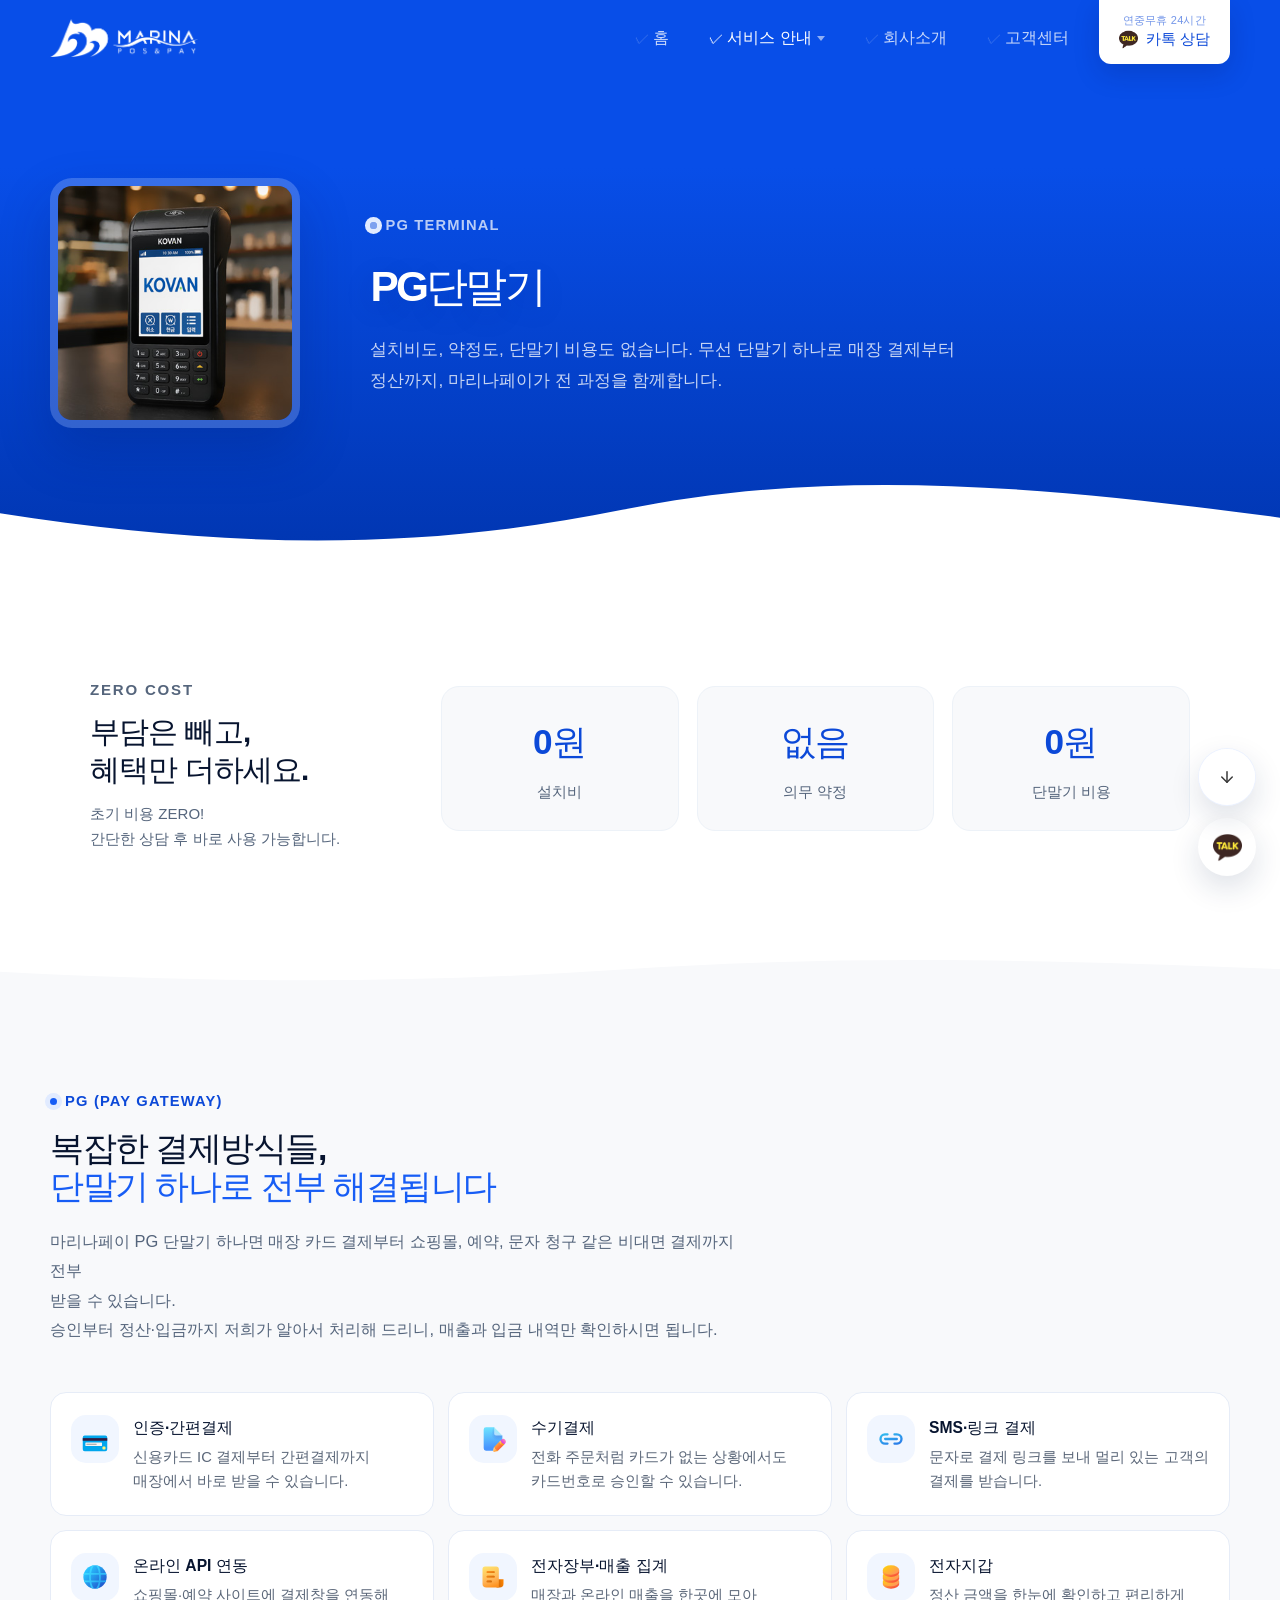
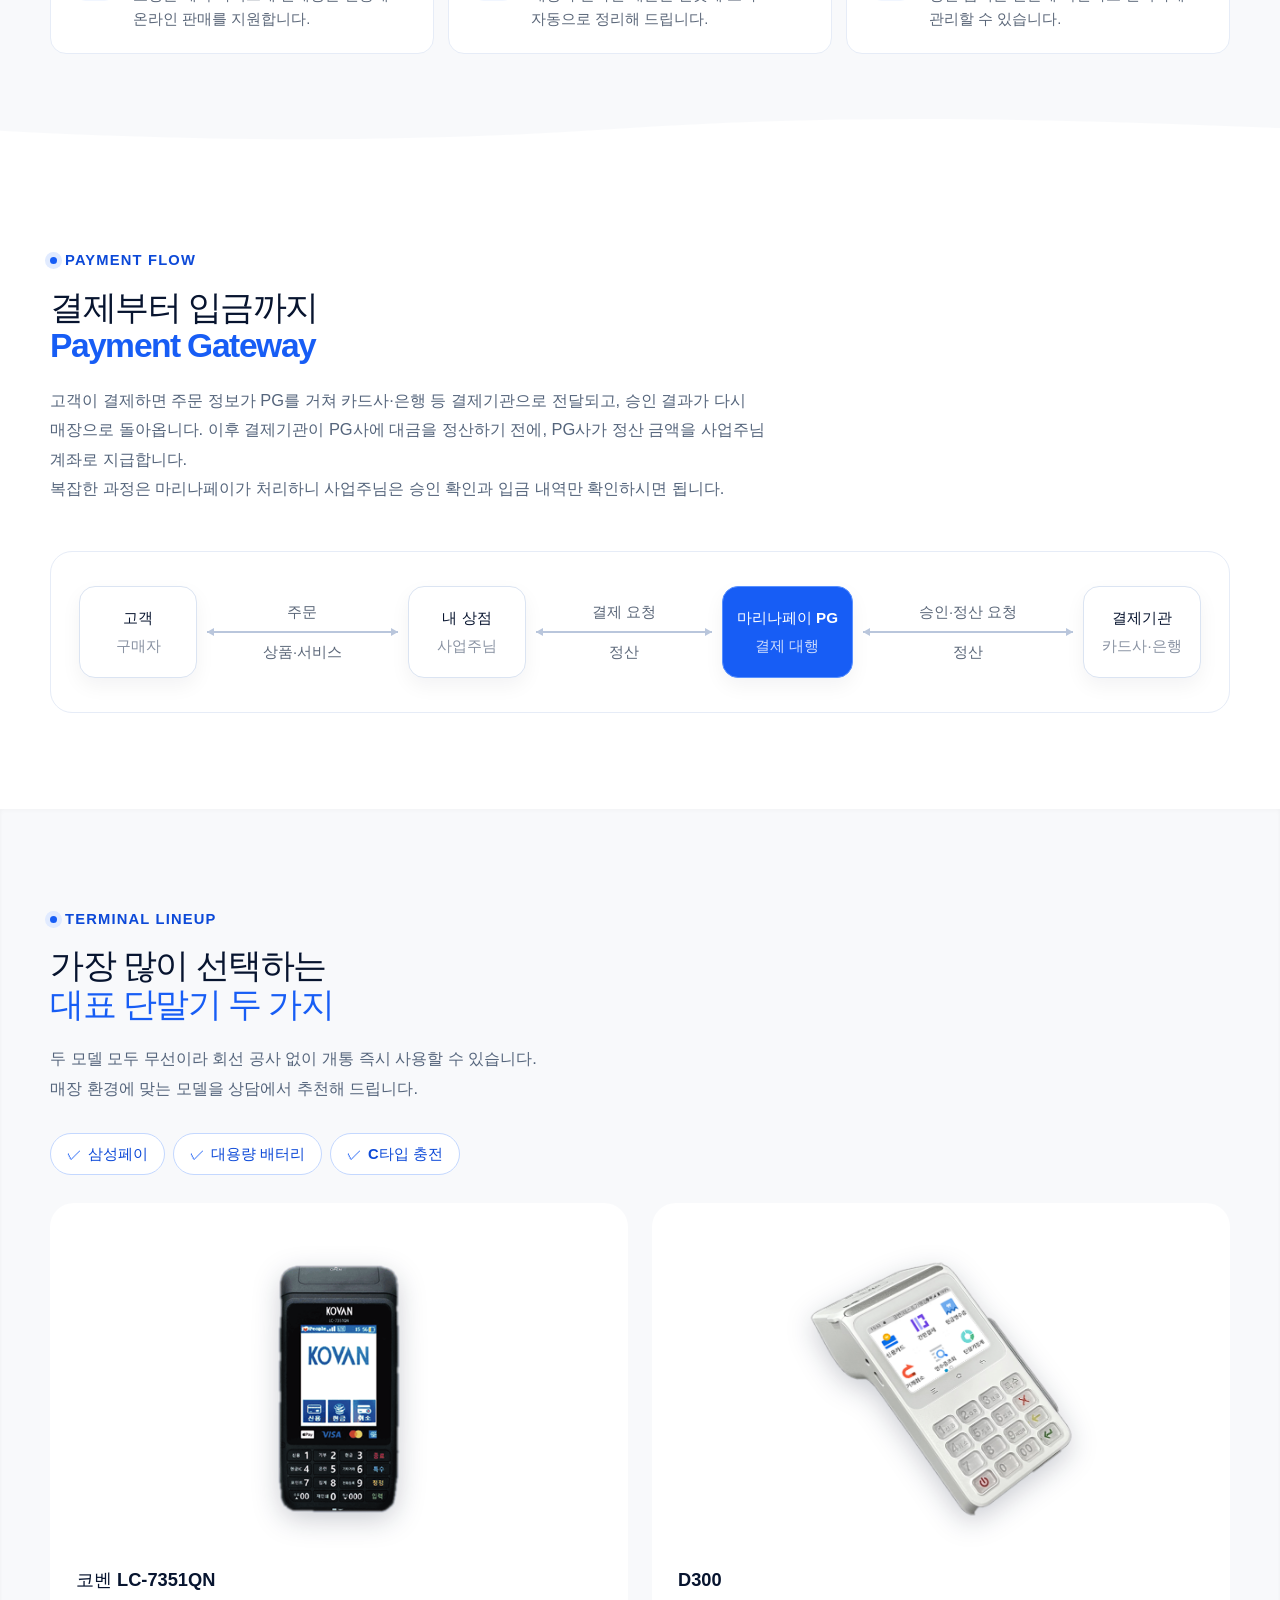
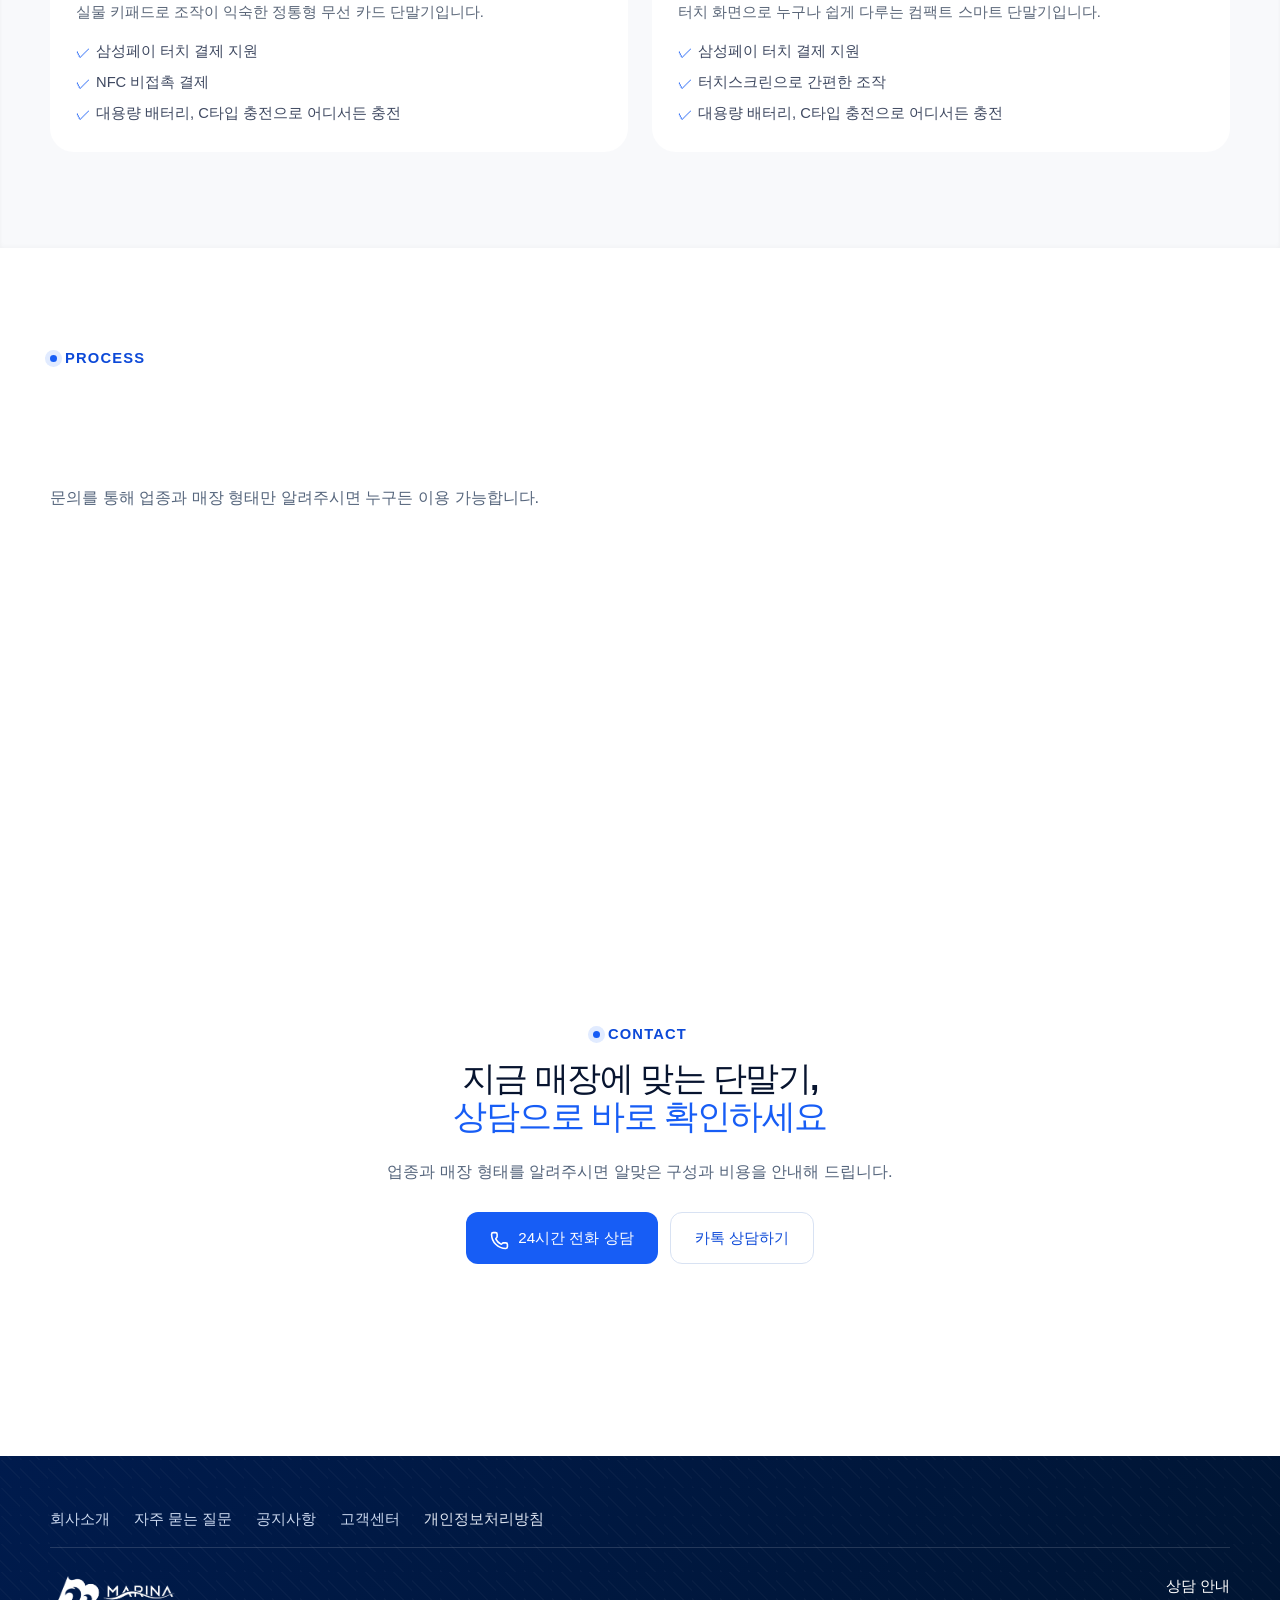
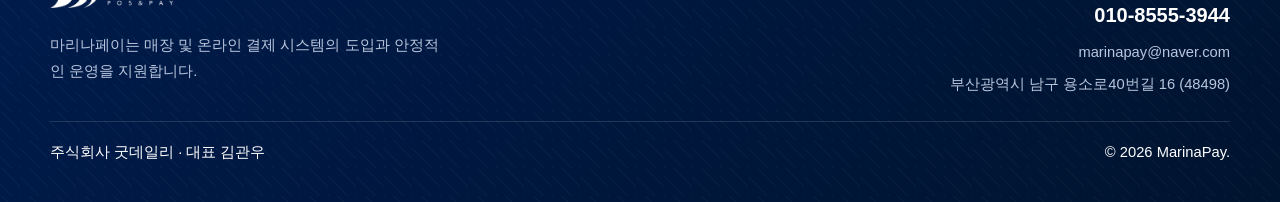
<file: pg-terminal.html>
<!doctype html>
<html lang="ko">
<head>
  <meta charset="UTF-8">
  <meta name="viewport" content="width=device-width, initial-scale=1">
  <title>PG단말기 | 설치비·약정 없는 온·오프라인 통합결제 카드단말기 - 마리나페이</title>
  <meta name="description" content="설치비·약정·단말기 비용 없는 무선 PG단말기. 상담부터 개통, 정산까지 마리나페이가 전 과정을 함께합니다. PG단말기를 개통하는데 있어 필요한 비용은 없고, 온·오프라인 통합결제 카드단말기 하나로 매장 결제부터 정산까지 가능합니다.">
  <meta name="robots" content="index, follow, max-image-preview:large">
  <meta name="theme-color" content="#175df5">
  <link rel="canonical" href="https://www.xn--910b45oncq08d8jo.com/pg-terminal.html">
  <link rel="icon" href="/static/images/brand/favicon.ico" sizes="any">
  <link rel="alternate icon" href="/static/images/brand/favicon.ico" sizes="any">
  <link rel="manifest" href="/site.webmanifest">

  <meta property="og:type" content="website">
  <meta property="og:locale" content="ko_KR">
  <meta property="og:site_name" content="마리나페이">
  <meta property="og:title" content="PG단말기 | 설치비·약정 없는 무선 카드단말기 - 마리나페이">
  <meta property="og:description" content="설치비·약정·단말기 비용 없는 무선 PG단말기. 상담부터 개통, 정산까지 함께합니다.">
  <meta property="og:url" content="https://www.xn--910b45oncq08d8jo.com/pg-terminal.html">
  <meta property="og:image" content="https://www.xn--910b45oncq08d8jo.com/static/images/common/og-marinapay.png">
  <meta property="og:image:alt" content="마리나페이 PG단말기 안내">
  <meta name="twitter:card" content="summary_large_image">
  <meta name="twitter:title" content="PG단말기 | 설치비·약정 없는 무선 카드단말기 - 마리나페이">
  <meta name="twitter:description" content="설치비·약정·단말기 비용 없는 무선 PG단말기. 상담부터 개통, 정산까지 함께합니다.">
  <meta name="twitter:image" content="https://www.xn--910b45oncq08d8jo.com/static/images/common/og-marinapay.png">

  <link rel="stylesheet" href="/static/css/fonts.css">
  <link rel="stylesheet" href="/static/css/style.css">
  <link rel="stylesheet" href="/static/css/animations.css">

  <script type="application/ld+json">
  {
    "@context": "https://schema.org",
    "@graph": [
      {
        "@type": "Organization",
        "@id": "https://www.xn--910b45oncq08d8jo.com/#organization",
        "name": "주식회사 굿데일리",
        "alternateName": "MarinaPay",
        "url": "https://www.xn--910b45oncq08d8jo.com/",
        "logo": "https://www.xn--910b45oncq08d8jo.com/static/images/brand/logo.png"
      },
      {
        "@type": "WebPage",
        "@id": "https://www.xn--910b45oncq08d8jo.com/pg-terminal.html#webpage",
        "url": "https://www.xn--910b45oncq08d8jo.com/pg-terminal.html",
        "name": "PG단말기 | 설치비·약정 없는 무선 카드단말기 - 마리나페이",
        "description": "설치비·약정·단말기 비용 없는 무선 PG단말기. 상담부터 개통, 정산까지 마리나페이가 전 과정을 함께합니다.",
        "inLanguage": "ko-KR"
      },
      {
        "@type": "Service",
        "@id": "https://www.xn--910b45oncq08d8jo.com/pg-terminal.html#service",
        "name": "PG단말기",
        "serviceType": "결제대행(PG) 및 무선 카드단말기",
        "description": "설치비, 약정, 단말기 비용 없이 도입하는 무선 PG단말기 서비스. 인증·간편결제, 수기결제, SMS·링크 결제, 온라인 API 연동, 전자장부, 전자지갑을 제공합니다.",
        "provider": { "@id": "https://www.xn--910b45oncq08d8jo.com/#organization" },
        "areaServed": "KR",
        "url": "https://www.xn--910b45oncq08d8jo.com/pg-terminal.html"
      },
      {
        "@type": "BreadcrumbList",
        "itemListElement": [
          { "@type": "ListItem", "position": 1, "name": "홈", "item": "https://www.xn--910b45oncq08d8jo.com/" },
          { "@type": "ListItem", "position": 2, "name": "PG단말기", "item": "https://www.xn--910b45oncq08d8jo.com/pg-terminal.html" }
        ]
      }
    ]
  }
  </script>
</head>
<body class="p-service p-service--terminal">
  <a class="c-skip-link" href="#mainContent">본문 바로가기</a>

  <header class="c-site-header">
    <div class="l-container c-site-header__inner">
      <a class="c-brand" href="./index.html" aria-label="마리나페이 홈">
        <img class="c-brand__image" src="/static/images/brand/logo.png" alt="MarinaPay">
      </a>
      <button class="c-menu-toggle" type="button" aria-expanded="false" aria-controls="siteNavigation" aria-label="메뉴 열기" data-js="menu-toggle"><span class="c-menu-toggle__icon" aria-hidden="true"></span></button>
      <nav class="c-site-nav" id="siteNavigation" aria-label="주요 메뉴" data-js="site-nav">
        <ul class="c-site-nav__list">
          <li><a class="c-site-nav__link" href="./index.html">홈</a></li>
          <li class="c-site-nav__item--dropdown">
            <a class="c-site-nav__link c-site-nav__link--has-menu" href="./index.html#services" aria-current="page">서비스 안내</a>
            <ul class="c-site-nav__dropdown" aria-label="서비스 목록">
              <li><a class="c-site-nav__sub-link" href="./pg-terminal.html" aria-current="page">PG단말기</a></li>
              <li><span class="c-site-nav__sub-link c-site-nav__sub-link--disabled">토스단말기<em>준비중</em></span></li>
              <li><span class="c-site-nav__sub-link c-site-nav__sub-link--disabled">네이버커넥트<em>준비중</em></span></li>
              <li><span class="c-site-nav__sub-link c-site-nav__sub-link--disabled">키오스크<em>준비중</em></span></li>
              <li><span class="c-site-nav__sub-link c-site-nav__sub-link--disabled">포스기<em>준비중</em></span></li>
            </ul>
          </li>
          <li><a class="c-site-nav__link" href="./about.html">회사소개</a></li>
          <li><a class="c-site-nav__link" href="./support.html">고객센터</a></li>
        </ul>
        <a class="c-button c-button--primary" href="https://open.kakao.com/o/s7h54Yyi" target="_blank" rel="noopener noreferrer"><small class="c-site-nav__contact-hours">연중무휴 24시간</small><span class="c-site-nav__contact-main"><img class="c-button__kakao-icon" src="/static/images/common/kakaotalk.png" alt="">카톡 상담</span></a>
      </nav>
    </div>
  </header>

  <main id="mainContent">
    <!-- [디자이너 참고] 페이지 상단 히어로 — 문구·배경 자유롭게 수정 -->
    <section class="c-page-hero" aria-labelledby="pgHeroTitle">
      <div class="l-container c-page-hero__inner">
        <div class="p-service__hero-layout">
          <figure class="p-service__hero-media"><img src="/static/images/products/kovan.jpg" alt="매장에 설치된 코반 PG단말기"></figure>
          <div class="p-service__hero-copy">
            <p class="c-eyebrow">PG Terminal</p>
            <h1 class="c-page-hero__title" id="pgHeroTitle">PG단말기</h1>
            <p class="c-page-hero__copy">설치비도, 약정도, 단말기 비용도 없습니다. 무선 단말기 하나로 매장 결제부터 정산까지, 마리나페이가 전 과정을 함께합니다.</p>
          </div>
        </div>
      </div>
      <div class="p-service__hero-wave" aria-hidden="true">
        <svg viewBox="0 0 1440 180" preserveAspectRatio="none">
          <path class="p-service__hero-wave-main" d="M0,104 C250,148 470,148 700,96 C930,44 1160,54 1440,94 L1440,180 L0,180 Z">
            <animate attributeName="d" dur="4.8s" repeatCount="indefinite" values="M0,104 C250,148 470,148 700,96 C930,44 1160,54 1440,94 L1440,180 L0,180 Z;M0,96 C250,138 470,142 700,92 C930,42 1160,62 1440,102 L1440,180 L0,180 Z;M0,104 C250,148 470,148 700,96 C930,44 1160,54 1440,94 L1440,180 L0,180 Z"></animate>
          </path>
        </svg>
      </div>
    </section>

    <!-- 비용 제로 강조 배너 -->
    <section class="l-section l-section--white p-service__benefits-section" aria-labelledby="pgBenefitsTitle">
      <div class="l-container">
        <div class="c-product-benefits c-reveal" data-js="reveal">
          <div class="c-product-benefits__copy">
            <p class="c-product-benefits__eyebrow">Zero cost</p>
            <h2 id="pgBenefitsTitle">부담은 빼고,<br>혜택만 더하세요.</h2>
            <p>초기 비용 ZERO!<br>간단한 상담 후 바로 사용 가능합니다.</p>
          </div>
          <div class="c-product-benefits__item">
            <strong>0원</strong>
            <span>설치비</span>
          </div>
          <div class="c-product-benefits__item">
            <strong>없음</strong>
            <span>의무 약정</span>
          </div>
          <div class="c-product-benefits__item">
            <strong>0원</strong>
            <span>단말기 비용</span>
          </div>
        </div>
      </div>
    </section>

    <!-- PG 서비스 소개 + 제공 서비스 -->
    <section class="l-section l-section--soft c-section-wave-divider c-section-wave-divider--soft" aria-labelledby="pgAboutTitle">
      <div class="l-container">
        <div class="c-section-head c-reveal" data-js="reveal">
          <p class="c-eyebrow">PG (Pay Gateway)</p>
          <h2 class="c-section-title" id="pgAboutTitle">복잡한 결제방식들,<br><strong>단말기 하나로 전부 해결됩니다</strong></h2>
          <p class="c-section-copy">마리나페이 PG 단말기 하나면 매장 카드 결제부터 쇼핑몰, 예약, 문자 청구 같은 비대면 결제까지 전부 <br>받을 수 있습니다. <br>승인부터 정산·입금까지 저희가 알아서 처리해 드리니, 매출과 입금 내역만 확인하시면 됩니다.</p>
        </div>
        <div class="p-service__service-grid">
          <article class="p-service__service-item c-reveal" data-js="reveal">
            <span class="c-icon-box"><img src="/static/images/home/card-payment.svg" alt=""></span>
            <div>
              <strong>인증·간편결제</strong>
              <p>신용카드 IC 결제부터 간편결제까지 매장에서 바로 받을 수 있습니다.</p>
            </div>
          </article>
          <article class="p-service__service-item c-reveal" data-js="reveal">
            <span class="c-icon-box"><img src="/static/images/home/document-edit.svg" alt=""></span>
            <div>
              <strong>수기결제</strong>
              <p>전화 주문처럼 카드가 없는 상황에서도 카드번호로 승인할 수 있습니다.</p>
            </div>
          </article>
          <article class="p-service__service-item c-reveal" data-js="reveal">
            <span class="c-icon-box"><img src="/static/images/home/payment-link.svg" alt=""></span>
            <div>
              <strong>SMS·링크 결제</strong>
              <p>문자로 결제 링크를 보내 멀리 있는 고객의 결제를 받습니다.</p>
            </div>
          </article>
          <article class="p-service__service-item c-reveal" data-js="reveal">
            <span class="c-icon-box"><img src="/static/images/home/online-globe.svg" alt=""></span>
            <div>
              <strong>온라인 API 연동</strong>
              <p>쇼핑몰·예약 사이트에 결제창을 연동해 온라인 판매를 지원합니다.</p>
            </div>
          </article>
          <article class="p-service__service-item c-reveal" data-js="reveal">
            <span class="c-icon-box"><img src="/static/images/home/receipt.svg" alt=""></span>
            <div>
              <strong>전자장부·매출 집계</strong>
              <p>매장과 온라인 매출을 한곳에 모아 자동으로 정리해 드립니다.</p>
            </div>
          </article>
          <article class="p-service__service-item c-reveal" data-js="reveal">
            <span class="c-icon-box"><img src="/static/images/home/wallet-balance.svg" alt=""></span>
            <div>
              <strong>전자지갑</strong>
              <p>정산 금액을 한눈에 확인하고 편리하게 관리할 수 있습니다.</p>
            </div>
          </article>
        </div>
      </div>
    </section>

    <!-- PG 결제 흐름 -->
    <section class="l-section l-section--white c-section-wave-divider" aria-labelledby="pgFlowChartTitle">
      <div class="l-container">
        <div class="c-section-head c-reveal" data-js="reveal">
          <p class="c-eyebrow">Payment flow</p>
          <h2 class="c-section-title" id="pgFlowChartTitle">결제부터 입금까지<br><strong>Payment Gateway</strong></h2>
          <p class="c-section-copy">고객이 결제하면 주문 정보가 PG를 거쳐 카드사·은행 등 결제기관으로 전달되고, 승인 결과가 다시 매장으로 돌아옵니다. 이후 결제기관이 PG사에 대금을 정산하기 전에, PG사가 정산 금액을 사업주님 계좌로 지급합니다. <br>복잡한 과정은 마리나페이가 처리하니 사업주님은 승인 확인과 입금 내역만 확인하시면 됩니다.</p>
        </div>
        <div class="p-service__flow c-reveal" data-js="reveal" role="img" aria-label="PG 결제 흐름: 고객이 주문하면 내 상점이 PG사에 결제를 요청하고, PG사가 결제기관에 승인과 정산을 요청합니다. 정산 금액은 결제기관에서 PG사를 거쳐 내 상점으로 지급됩니다.">
          <div class="p-service__flow-node">
            <strong>고객</strong>
            <span>구매자</span>
          </div>
          <div class="p-service__flow-link" aria-hidden="true">
            <span>주문</span>
            <i></i>
            <span>상품·서비스</span>
          </div>
          <div class="p-service__flow-node">
            <strong>내 상점</strong>
            <span>사업주님</span>
          </div>
          <div class="p-service__flow-link" aria-hidden="true">
            <span>결제 요청</span>
            <i></i>
            <span>정산</span>
          </div>
          <div class="p-service__flow-node p-service__flow-node--accent">
            <strong>마리나페이 PG</strong>
            <span>결제 대행</span>
          </div>
          <div class="p-service__flow-link" aria-hidden="true">
            <span>승인·정산 요청</span>
            <i></i>
            <span>정산</span>
          </div>
          <div class="p-service__flow-node">
            <strong>결제기관</strong>
            <span>카드사·은행</span>
          </div>
        </div>
      </div>
    </section>

    <!-- [디자이너 참고] 주요 단말기 라인업 — 코벤 이미지 준비되면 media에 삽입 -->
    <section class="l-section l-section--soft p-service__product-section" aria-labelledby="pgProductTitle">
      <div class="l-container">
        <div class="c-section-head c-reveal" data-js="reveal">
          <p class="c-eyebrow">Terminal lineup</p>
          <h2 class="c-section-title" id="pgProductTitle">가장 많이 선택하는<br><strong>대표 단말기 두 가지</strong></h2>
          <p class="c-section-copy">두 모델 모두 무선이라 회선 공사 없이 개통 즉시 사용할 수 있습니다. <br>매장 환경에 맞는 모델을 상담에서 추천해 드립니다.</p>
        </div>
        <ul class="p-service__pay-badges c-reveal" data-js="reveal" aria-label="두 모델 공통 지원 기능">
          <li>삼성페이</li>
          <li>대용량 배터리</li>
          <li>C타입 충전</li>
        </ul>
        <div class="l-grid l-grid--2">
          <article class="c-card p-service__lineup-card c-reveal" data-js="reveal">
            <div class="p-service__lineup-media"><img src="/static/images/products/kovan-cut.png" alt="코반 LC-7351QN 무선 카드 단말기 — 삼성페이, NFC 지원"></div>
            <h3>코벤 LC-7351QN</h3>
            <p>실물 키패드로 조작이 익숙한 정통형 무선 카드 단말기입니다.</p>
            <ul class="p-service__lineup-list">
              <li>삼성페이 터치 결제 지원</li>
              <li>NFC 비접촉 결제</li>
              <li>대용량 배터리, C타입 충전으로 어디서든 충전</li>
            </ul>
          </article>
          <article class="c-card p-service__lineup-card c-reveal" data-js="reveal">
            <div class="p-service__lineup-media"><img src="/static/images/products/d300-cut.png" alt="D300 무선 카드 단말기 — 터치스크린, 삼성페이 지원"></div>
            <h3>D300</h3>
            <p>터치 화면으로 누구나 쉽게 다루는 컴팩트 스마트 단말기입니다.</p>
            <ul class="p-service__lineup-list">
              <li>삼성페이 터치 결제 지원</li>
              <li>터치스크린으로 간편한 조작</li>
              <li>대용량 배터리, C타입 충전으로 어디서든 충전</li>
            </ul>
          </article>
        </div>
      </div>
    </section>

    <!-- 도입 절차 -->
    <section class="l-section l-section--white" aria-labelledby="pgFlowTitle">
      <div class="l-container">
        <div class="c-section-head c-reveal" data-js="reveal">
          <p class="c-eyebrow">Process</p>
          <h2 class="c-section-title" id="pgFlowTitle">4단계로 완성되는<br><strong>마리나 PG단말기</strong></h2>
          <p class="c-section-copy">문의를 통해 업종과 매장 형태만 알려주시면 누구든 이용 가능합니다.</p>
        </div>
        <ol class="p-about__flow c-reveal" data-js="reveal">
          <li class="p-about__flow-item"><span class="p-about__flow-label">STEP 01</span><h3>상담</h3><p>업종과 매장 환경을 듣고 알맞은 구성과 예상 비용을 정리해 드립니다.</p></li>
          <li class="p-about__flow-item"><span class="p-about__flow-label">STEP 02</span><h3>서류·심사</h3><p>필요한 서류를 안내하고 가맹 심사를 함께 진행합니다.</p></li>
          <li class="p-about__flow-item"><span class="p-about__flow-label">STEP 03</span><h3>배송·개통</h3><p>단말기 수령 후 결제 테스트와 사용 방법을 안내해 드립니다.</p></li>
          <li class="p-about__flow-item"><span class="p-about__flow-label">STEP 04</span><h3>운영 지원</h3><p>사용 중 생기는 결제·정산 문의를 고객센터에서 이어서 도와드립니다.</p></li>
        </ol>
      </div>
    </section>

    <!-- 상담 CTA -->
    <section class="l-section l-section--soft l-section--footer-gap" aria-labelledby="pgCtaTitle">
      <div class="l-container p-service__cta c-reveal" data-js="reveal">
        <p class="c-eyebrow">Contact</p>
        <h2 class="c-section-title" id="pgCtaTitle">지금 매장에 맞는 단말기,<br><strong>상담으로 바로 확인하세요</strong></h2>
        <p class="c-section-copy">업종과 매장 형태를 알려주시면 알맞은 구성과 비용을 안내해 드립니다.</p>
        <div class="p-service__cta-actions">
          <a class="c-button c-button--primary" href="tel:010-8555-3944"><img class="p-home__hero-kakao-icon" src="/static/images/common/phone-white.svg" alt="">24시간 전화 상담</a>
          <a class="c-button c-button--secondary" href="https://open.kakao.com/o/s7h54Yyi" target="_blank" rel="noopener noreferrer">카톡 상담하기</a>
        </div>
      </div>
    </section>
  </main>

  <footer class="c-site-footer">
    <div class="l-container c-site-footer__top">
      <nav class="c-site-footer__nav" aria-label="푸터 주요 링크"><ul class="c-site-footer__links"><li><a href="./about.html">회사소개</a></li><li><a href="./support.html#faq">자주 묻는 질문</a></li><li><a href="./support.html#notice">공지사항</a></li><li><a href="./support.html">고객센터</a></li><li><a class="c-site-footer__privacy" href="./privacy.html">개인정보처리방침</a></li></ul></nav>
      <div class="c-site-footer__brand">
        <a class="c-brand" href="./index.html" aria-label="마리나페이 홈">
          <img class="c-brand__image" src="/static/images/brand/logo.png" alt="MarinaPay">
        </a>
        <p class="c-site-footer__summary">마리나페이는 매장 및 온라인 결제 시스템의 도입과 안정적인 운영을 지원합니다.</p>
      </div>
      <div class="c-site-footer__contact-block"><h2 class="c-site-footer__heading">상담 안내</h2><address class="c-site-footer__contact"><strong><a href="tel:01085553944">010-8555-3944</a></strong><a href="mailto:marinapay@naver.com">marinapay@naver.com</a><span>부산광역시 남구 용소로40번길 16 (48498)</span></address></div>
    </div>
    <div class="l-container c-site-footer__bottom"><p>주식회사 굿데일리 · 대표 김관우</p><p>© <span data-js="year">2026</span> MarinaPay.</p></div>
  </footer>

  <script type="module" src="/static/js/common.js"></script>
</body>
</html>
</file>
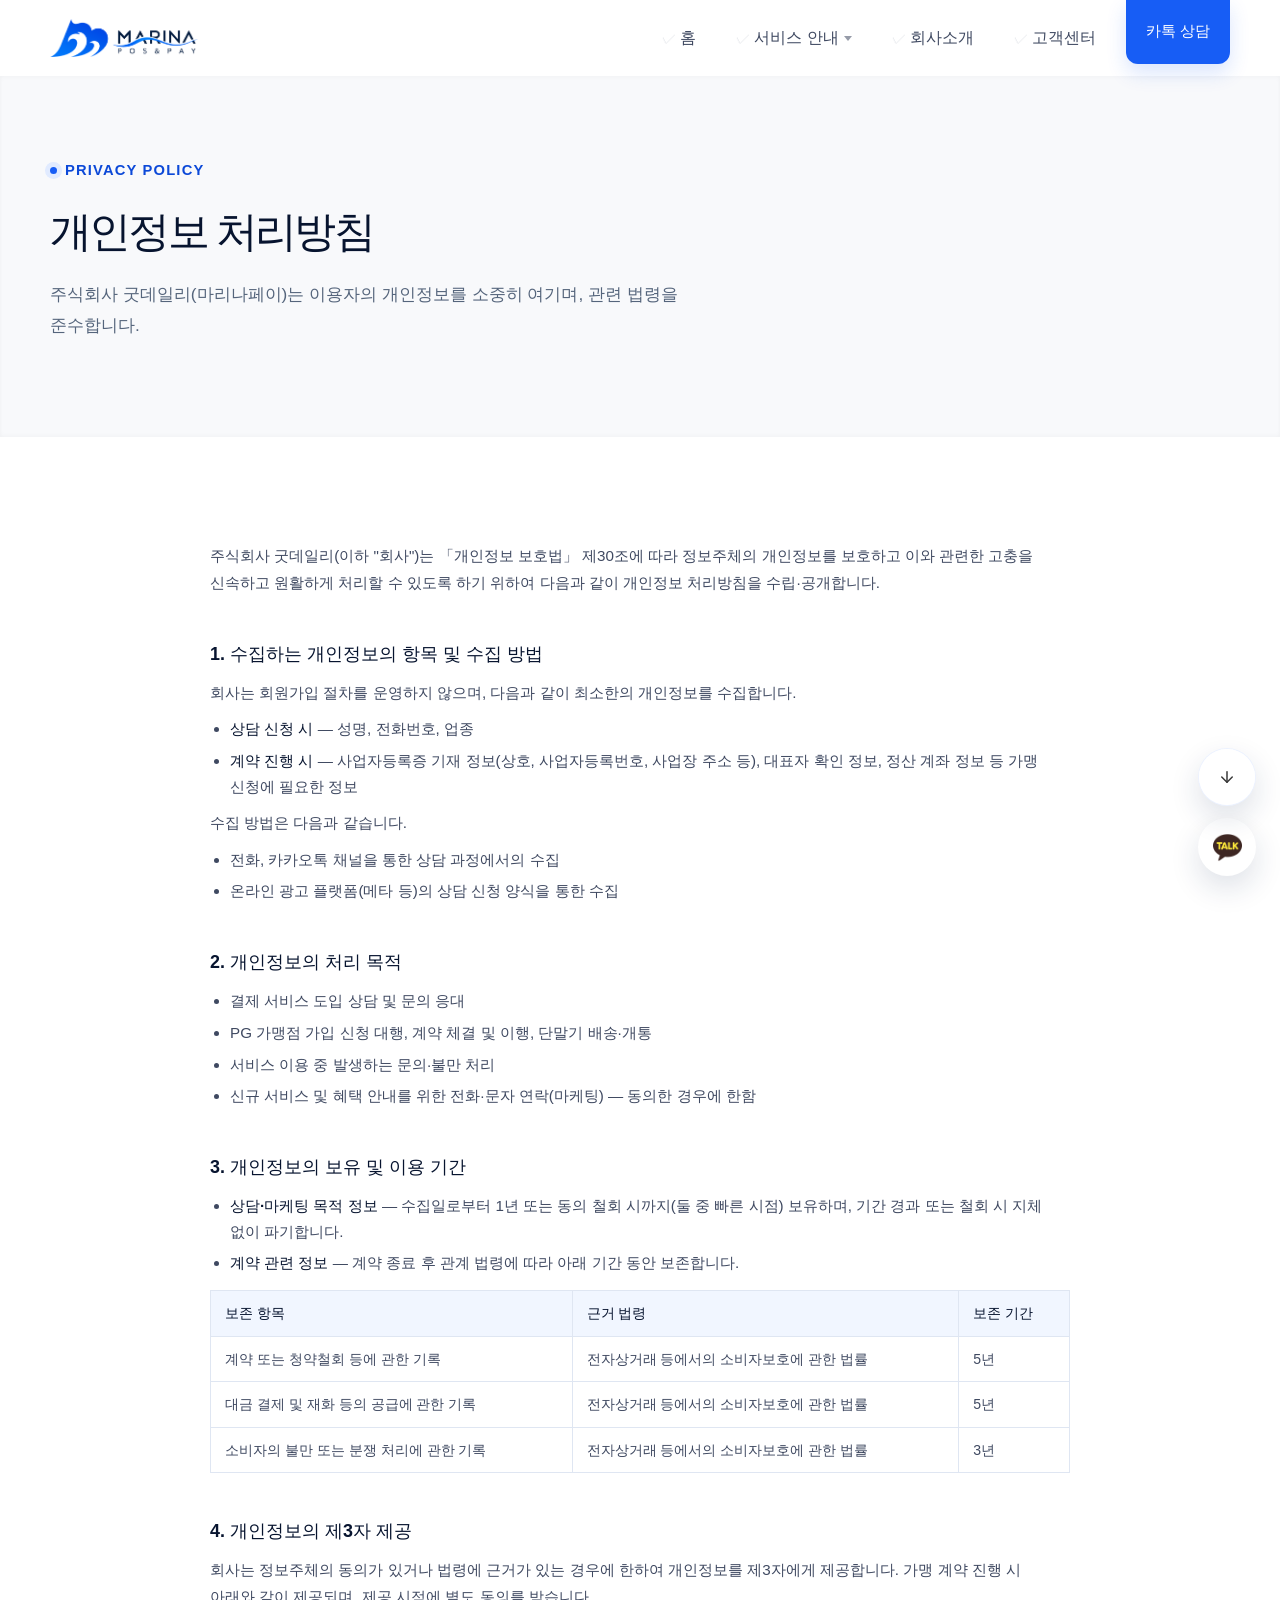
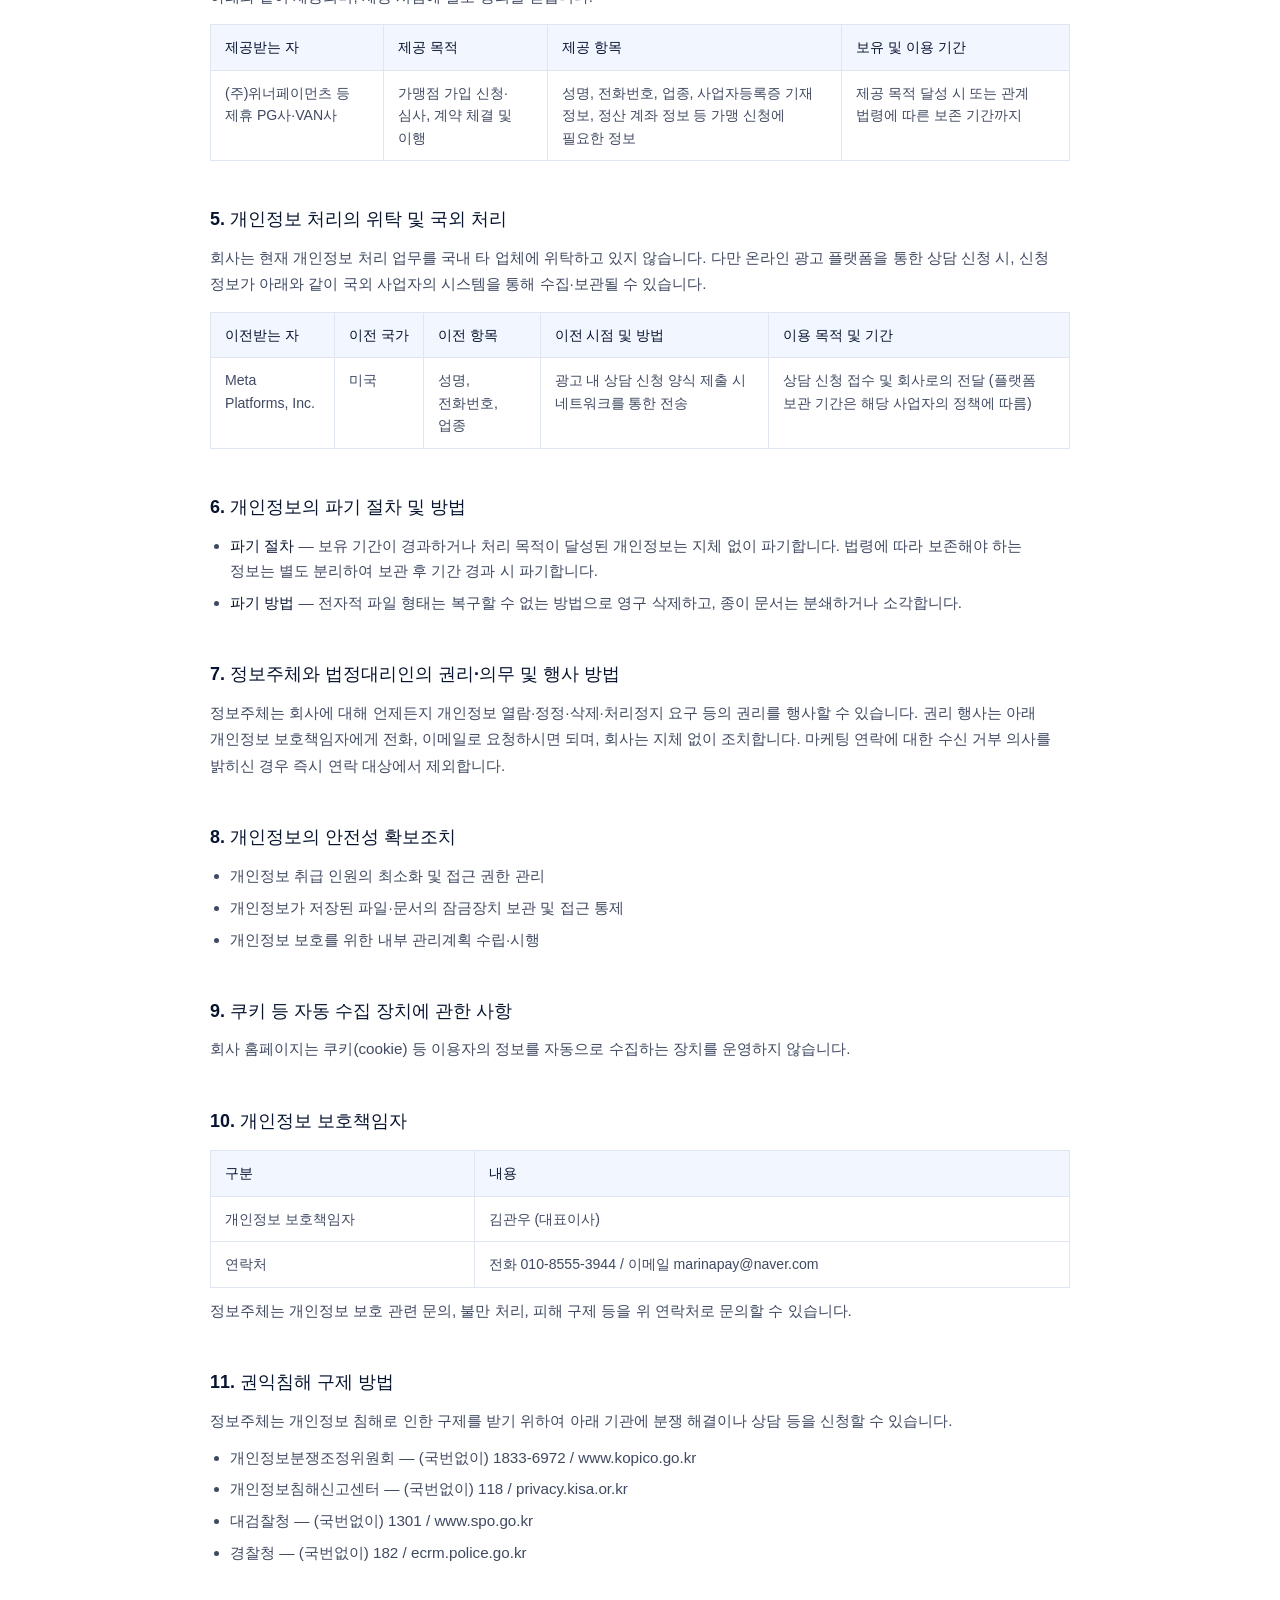
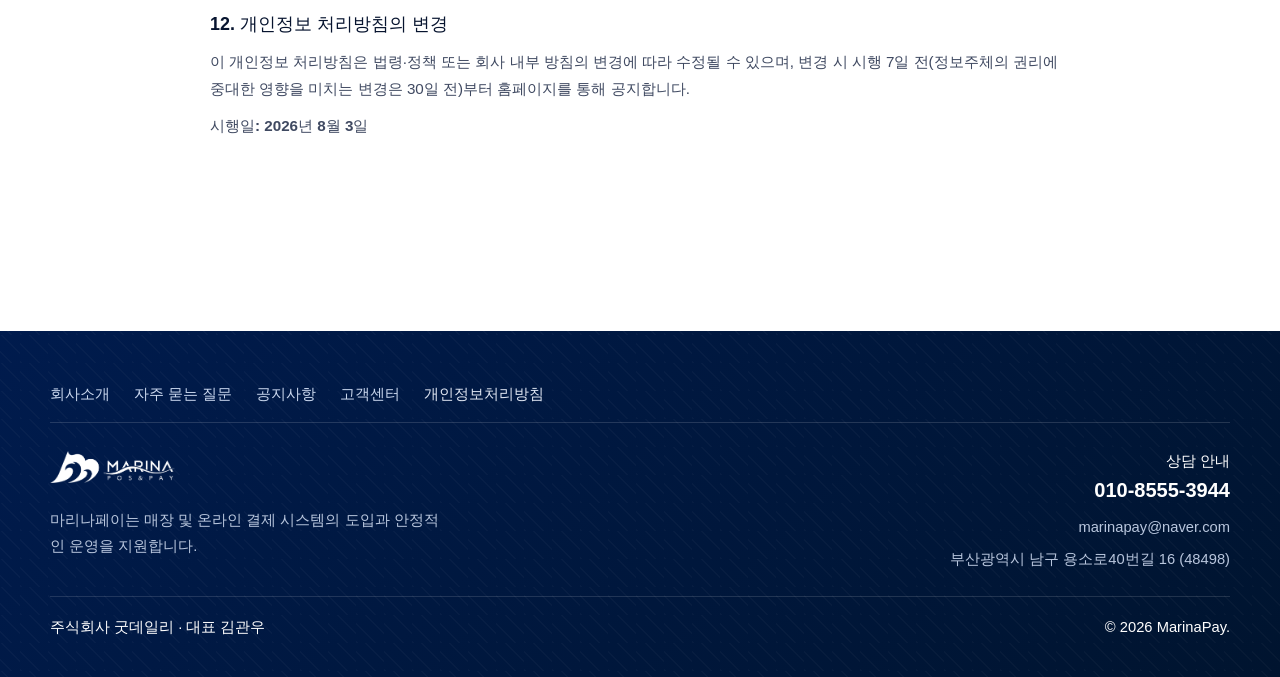
<file: privacy.html>
<!doctype html>
<html lang="ko">
<head>
  <meta charset="UTF-8">
  <meta name="viewport" content="width=device-width, initial-scale=1">
  <title>개인정보 처리방침 | 마리나페이</title>
  <meta name="description" content="주식회사 굿데일리(마리나페이)의 개인정보 처리방침입니다. 수집 항목, 이용 목적, 보유 기간, 제3자 제공, 정보주체의 권리를 안내합니다.">
  <meta name="robots" content="index, follow">
  <meta name="theme-color" content="#175df5">
  <link rel="canonical" href="https://www.xn--910b45oncq08d8jo.com/privacy.html">
  <link rel="icon" href="/static/images/brand/favicon.ico" sizes="any">
  <link rel="alternate icon" href="/static/images/brand/favicon.ico" sizes="any">
  <link rel="manifest" href="/site.webmanifest">

  <meta property="og:type" content="website">
  <meta property="og:locale" content="ko_KR">
  <meta property="og:site_name" content="마리나페이">
  <meta property="og:title" content="개인정보 처리방침 | 마리나페이">
  <meta property="og:description" content="주식회사 굿데일리(마리나페이)의 개인정보 처리방침입니다.">
  <meta property="og:url" content="https://www.xn--910b45oncq08d8jo.com/privacy.html">
  <meta property="og:image" content="https://www.xn--910b45oncq08d8jo.com/static/images/common/og-marinapay.png">
  <meta name="twitter:card" content="summary">

  <link rel="stylesheet" href="/static/css/fonts.css">
  <link rel="stylesheet" href="/static/css/style.css">
  <link rel="stylesheet" href="/static/css/animations.css">
</head>
<body class="p-policy-page">
  <a class="c-skip-link" href="#mainContent">본문 바로가기</a>

  <header class="c-site-header">
    <div class="l-container c-site-header__inner">
      <a class="c-brand" href="./index.html" aria-label="마리나페이 홈">
        <img class="c-brand__image" src="/static/images/brand/logo.png" alt="MarinaPay">
      </a>
      <button class="c-menu-toggle" type="button" aria-expanded="false" aria-controls="siteNavigation" aria-label="메뉴 열기" data-js="menu-toggle"><span class="c-menu-toggle__icon" aria-hidden="true"></span></button>
      <nav class="c-site-nav" id="siteNavigation" aria-label="주요 메뉴" data-js="site-nav">
        <ul class="c-site-nav__list">
          <li><a class="c-site-nav__link" href="./index.html">홈</a></li>
          <li class="c-site-nav__item--dropdown">
            <a class="c-site-nav__link c-site-nav__link--has-menu" href="./index.html#services">서비스 안내</a>
            <ul class="c-site-nav__dropdown" aria-label="서비스 목록">
              <li><a class="c-site-nav__sub-link" href="./pg-terminal.html">PG단말기</a></li>
              <li><span class="c-site-nav__sub-link c-site-nav__sub-link--disabled">토스단말기<em>준비중</em></span></li>
              <li><span class="c-site-nav__sub-link c-site-nav__sub-link--disabled">네이버커넥트<em>준비중</em></span></li>
              <li><span class="c-site-nav__sub-link c-site-nav__sub-link--disabled">키오스크<em>준비중</em></span></li>
              <li><span class="c-site-nav__sub-link c-site-nav__sub-link--disabled">포스기<em>준비중</em></span></li>
            </ul>
          </li>
          <li><a class="c-site-nav__link" href="./about.html">회사소개</a></li>
          <li><a class="c-site-nav__link" href="./support.html">고객센터</a></li>
        </ul>
        <a class="c-button c-button--primary" href="https://open.kakao.com/o/s7h54Yyi" target="_blank" rel="noopener noreferrer">카톡 상담</a>
      </nav>
    </div>
  </header>

  <main id="mainContent">
    <section class="c-page-hero" aria-labelledby="policyHeroTitle">
      <div class="l-container c-page-hero__inner">
        <p class="c-eyebrow">Privacy policy</p>
        <h1 class="c-page-hero__title" id="policyHeroTitle">개인정보 처리방침</h1>
        <p class="c-page-hero__copy">주식회사 굿데일리(마리나페이)는 이용자의 개인정보를 소중히 여기며, 관련 법령을 준수합니다.</p>
      </div>
    </section>

    <section class="l-section l-section--white l-section--footer-gap">
      <div class="l-container p-policy">
        <article class="p-policy__body">
          <p class="p-policy__intro">주식회사 굿데일리(이하 "회사")는 「개인정보 보호법」 제30조에 따라 정보주체의 개인정보를 보호하고 이와 관련한 고충을 신속하고 원활하게 처리할 수 있도록 하기 위하여 다음과 같이 개인정보 처리방침을 수립·공개합니다.</p>

          <h2>1. 수집하는 개인정보의 항목 및 수집 방법</h2>
          <p>회사는 회원가입 절차를 운영하지 않으며, 다음과 같이 최소한의 개인정보를 수집합니다.</p>
          <ul>
            <li><strong>상담 신청 시</strong> — 성명, 전화번호, 업종</li>
            <li><strong>계약 진행 시</strong> — 사업자등록증 기재 정보(상호, 사업자등록번호, 사업장 주소 등), 대표자 확인 정보, 정산 계좌 정보 등 가맹 신청에 필요한 정보</li>
          </ul>
          <p>수집 방법은 다음과 같습니다.</p>
          <ul>
            <li>전화, 카카오톡 채널을 통한 상담 과정에서의 수집</li>
            <li>온라인 광고 플랫폼(메타 등)의 상담 신청 양식을 통한 수집</li>
          </ul>

          <h2>2. 개인정보의 처리 목적</h2>
          <ul>
            <li>결제 서비스 도입 상담 및 문의 응대</li>
            <li>PG 가맹점 가입 신청 대행, 계약 체결 및 이행, 단말기 배송·개통</li>
            <li>서비스 이용 중 발생하는 문의·불만 처리</li>
            <li>신규 서비스 및 혜택 안내를 위한 전화·문자 연락(마케팅) — 동의한 경우에 한함</li>
          </ul>

          <h2>3. 개인정보의 보유 및 이용 기간</h2>
          <ul>
            <li><strong>상담·마케팅 목적 정보</strong> — 수집일로부터 1년 또는 동의 철회 시까지(둘 중 빠른 시점) 보유하며, 기간 경과 또는 철회 시 지체 없이 파기합니다.</li>
            <li><strong>계약 관련 정보</strong> — 계약 종료 후 관계 법령에 따라 아래 기간 동안 보존합니다.</li>
          </ul>
          <div class="p-policy__table-wrap">
            <table>
              <thead>
                <tr><th>보존 항목</th><th>근거 법령</th><th>보존 기간</th></tr>
              </thead>
              <tbody>
                <tr><td>계약 또는 청약철회 등에 관한 기록</td><td>전자상거래 등에서의 소비자보호에 관한 법률</td><td>5년</td></tr>
                <tr><td>대금 결제 및 재화 등의 공급에 관한 기록</td><td>전자상거래 등에서의 소비자보호에 관한 법률</td><td>5년</td></tr>
                <tr><td>소비자의 불만 또는 분쟁 처리에 관한 기록</td><td>전자상거래 등에서의 소비자보호에 관한 법률</td><td>3년</td></tr>
              </tbody>
            </table>
          </div>

          <h2>4. 개인정보의 제3자 제공</h2>
          <p>회사는 정보주체의 동의가 있거나 법령에 근거가 있는 경우에 한하여 개인정보를 제3자에게 제공합니다. 가맹 계약 진행 시 아래와 같이 제공되며, 제공 시점에 별도 동의를 받습니다.</p>
          <div class="p-policy__table-wrap">
            <table>
              <thead>
                <tr><th>제공받는 자</th><th>제공 목적</th><th>제공 항목</th><th>보유 및 이용 기간</th></tr>
              </thead>
              <tbody>
                <tr>
                  <td>(주)위너페이먼츠 등 제휴 PG사·VAN사</td>
                  <td>가맹점 가입 신청·심사, 계약 체결 및 이행</td>
                  <td>성명, 전화번호, 업종, 사업자등록증 기재 정보, 정산 계좌 정보 등 가맹 신청에 필요한 정보</td>
                  <td>제공 목적 달성 시 또는 관계 법령에 따른 보존 기간까지</td>
                </tr>
              </tbody>
            </table>
          </div>

          <h2>5. 개인정보 처리의 위탁 및 국외 처리</h2>
          <p>회사는 현재 개인정보 처리 업무를 국내 타 업체에 위탁하고 있지 않습니다. 다만 온라인 광고 플랫폼을 통한 상담 신청 시, 신청 정보가 아래와 같이 국외 사업자의 시스템을 통해 수집·보관될 수 있습니다.</p>
          <div class="p-policy__table-wrap">
            <table>
              <thead>
                <tr><th>이전받는 자</th><th>이전 국가</th><th>이전 항목</th><th>이전 시점 및 방법</th><th>이용 목적 및 기간</th></tr>
              </thead>
              <tbody>
                <tr>
                  <td>Meta Platforms, Inc.</td>
                  <td>미국</td>
                  <td>성명, 전화번호, 업종</td>
                  <td>광고 내 상담 신청 양식 제출 시 네트워크를 통한 전송</td>
                  <td>상담 신청 접수 및 회사로의 전달 (플랫폼 보관 기간은 해당 사업자의 정책에 따름)</td>
                </tr>
              </tbody>
            </table>
          </div>

          <h2>6. 개인정보의 파기 절차 및 방법</h2>
          <ul>
            <li><strong>파기 절차</strong> — 보유 기간이 경과하거나 처리 목적이 달성된 개인정보는 지체 없이 파기합니다. 법령에 따라 보존해야 하는 정보는 별도 분리하여 보관 후 기간 경과 시 파기합니다.</li>
            <li><strong>파기 방법</strong> — 전자적 파일 형태는 복구할 수 없는 방법으로 영구 삭제하고, 종이 문서는 분쇄하거나 소각합니다.</li>
          </ul>

          <h2>7. 정보주체와 법정대리인의 권리·의무 및 행사 방법</h2>
          <p>정보주체는 회사에 대해 언제든지 개인정보 열람·정정·삭제·처리정지 요구 등의 권리를 행사할 수 있습니다. 권리 행사는 아래 개인정보 보호책임자에게 전화, 이메일로 요청하시면 되며, 회사는 지체 없이 조치합니다. 마케팅 연락에 대한 수신 거부 의사를 밝히신 경우 즉시 연락 대상에서 제외합니다.</p>

          <h2>8. 개인정보의 안전성 확보조치</h2>
          <ul>
            <li>개인정보 취급 인원의 최소화 및 접근 권한 관리</li>
            <li>개인정보가 저장된 파일·문서의 잠금장치 보관 및 접근 통제</li>
            <li>개인정보 보호를 위한 내부 관리계획 수립·시행</li>
          </ul>

          <h2>9. 쿠키 등 자동 수집 장치에 관한 사항</h2>
          <p>회사 홈페이지는 쿠키(cookie) 등 이용자의 정보를 자동으로 수집하는 장치를 운영하지 않습니다.</p>

          <h2>10. 개인정보 보호책임자</h2>
          <div class="p-policy__table-wrap">
            <table>
              <thead>
                <tr><th>구분</th><th>내용</th></tr>
              </thead>
              <tbody>
                <tr><td>개인정보 보호책임자</td><td>김관우 (대표이사)</td></tr>
                <tr><td>연락처</td><td>전화 010-8555-3944 / 이메일 marinapay@naver.com</td></tr>
              </tbody>
            </table>
          </div>
          <p>정보주체는 개인정보 보호 관련 문의, 불만 처리, 피해 구제 등을 위 연락처로 문의할 수 있습니다.</p>

          <h2>11. 권익침해 구제 방법</h2>
          <p>정보주체는 개인정보 침해로 인한 구제를 받기 위하여 아래 기관에 분쟁 해결이나 상담 등을 신청할 수 있습니다.</p>
          <ul>
            <li>개인정보분쟁조정위원회 — (국번없이) 1833-6972 / www.kopico.go.kr</li>
            <li>개인정보침해신고센터 — (국번없이) 118 / privacy.kisa.or.kr</li>
            <li>대검찰청 — (국번없이) 1301 / www.spo.go.kr</li>
            <li>경찰청 — (국번없이) 182 / ecrm.police.go.kr</li>
          </ul>

          <h2>12. 개인정보 처리방침의 변경</h2>
          <p>이 개인정보 처리방침은 법령·정책 또는 회사 내부 방침의 변경에 따라 수정될 수 있으며, 변경 시 시행 7일 전(정보주체의 권리에 중대한 영향을 미치는 변경은 30일 전)부터 홈페이지를 통해 공지합니다.</p>

          <p class="p-policy__date">시행일: 2026년 8월 3일</p>
        </article>
      </div>
    </section>
  </main>

  <footer class="c-site-footer">
    <div class="l-container c-site-footer__top">
      <nav class="c-site-footer__nav" aria-label="푸터 주요 링크"><ul class="c-site-footer__links"><li><a href="./about.html">회사소개</a></li><li><a href="./support.html#faq">자주 묻는 질문</a></li><li><a href="./support.html#notice">공지사항</a></li><li><a href="./support.html">고객센터</a></li><li><a class="c-site-footer__privacy" href="./privacy.html">개인정보처리방침</a></li></ul></nav>
      <div class="c-site-footer__brand">
        <a class="c-brand" href="./index.html" aria-label="마리나페이 홈">
          <img class="c-brand__image" src="/static/images/brand/logo.png" alt="MarinaPay">
        </a>
        <p class="c-site-footer__summary">마리나페이는 매장 및 온라인 결제 시스템의 도입과 안정적인 운영을 지원합니다.</p>
      </div>
      <div class="c-site-footer__contact-block"><h2 class="c-site-footer__heading">상담 안내</h2><address class="c-site-footer__contact"><strong><a href="tel:01085553944">010-8555-3944</a></strong><a href="mailto:marinapay@naver.com">marinapay@naver.com</a><span>부산광역시 남구 용소로40번길 16 (48498)</span></address></div>
    </div>
    <div class="l-container c-site-footer__bottom"><p>주식회사 굿데일리 · 대표 김관우</p><p>© <span data-js="year">2026</span> MarinaPay.</p></div>
  </footer>

  <script type="module" src="/static/js/common.js"></script>
</body>
</html>
</file>
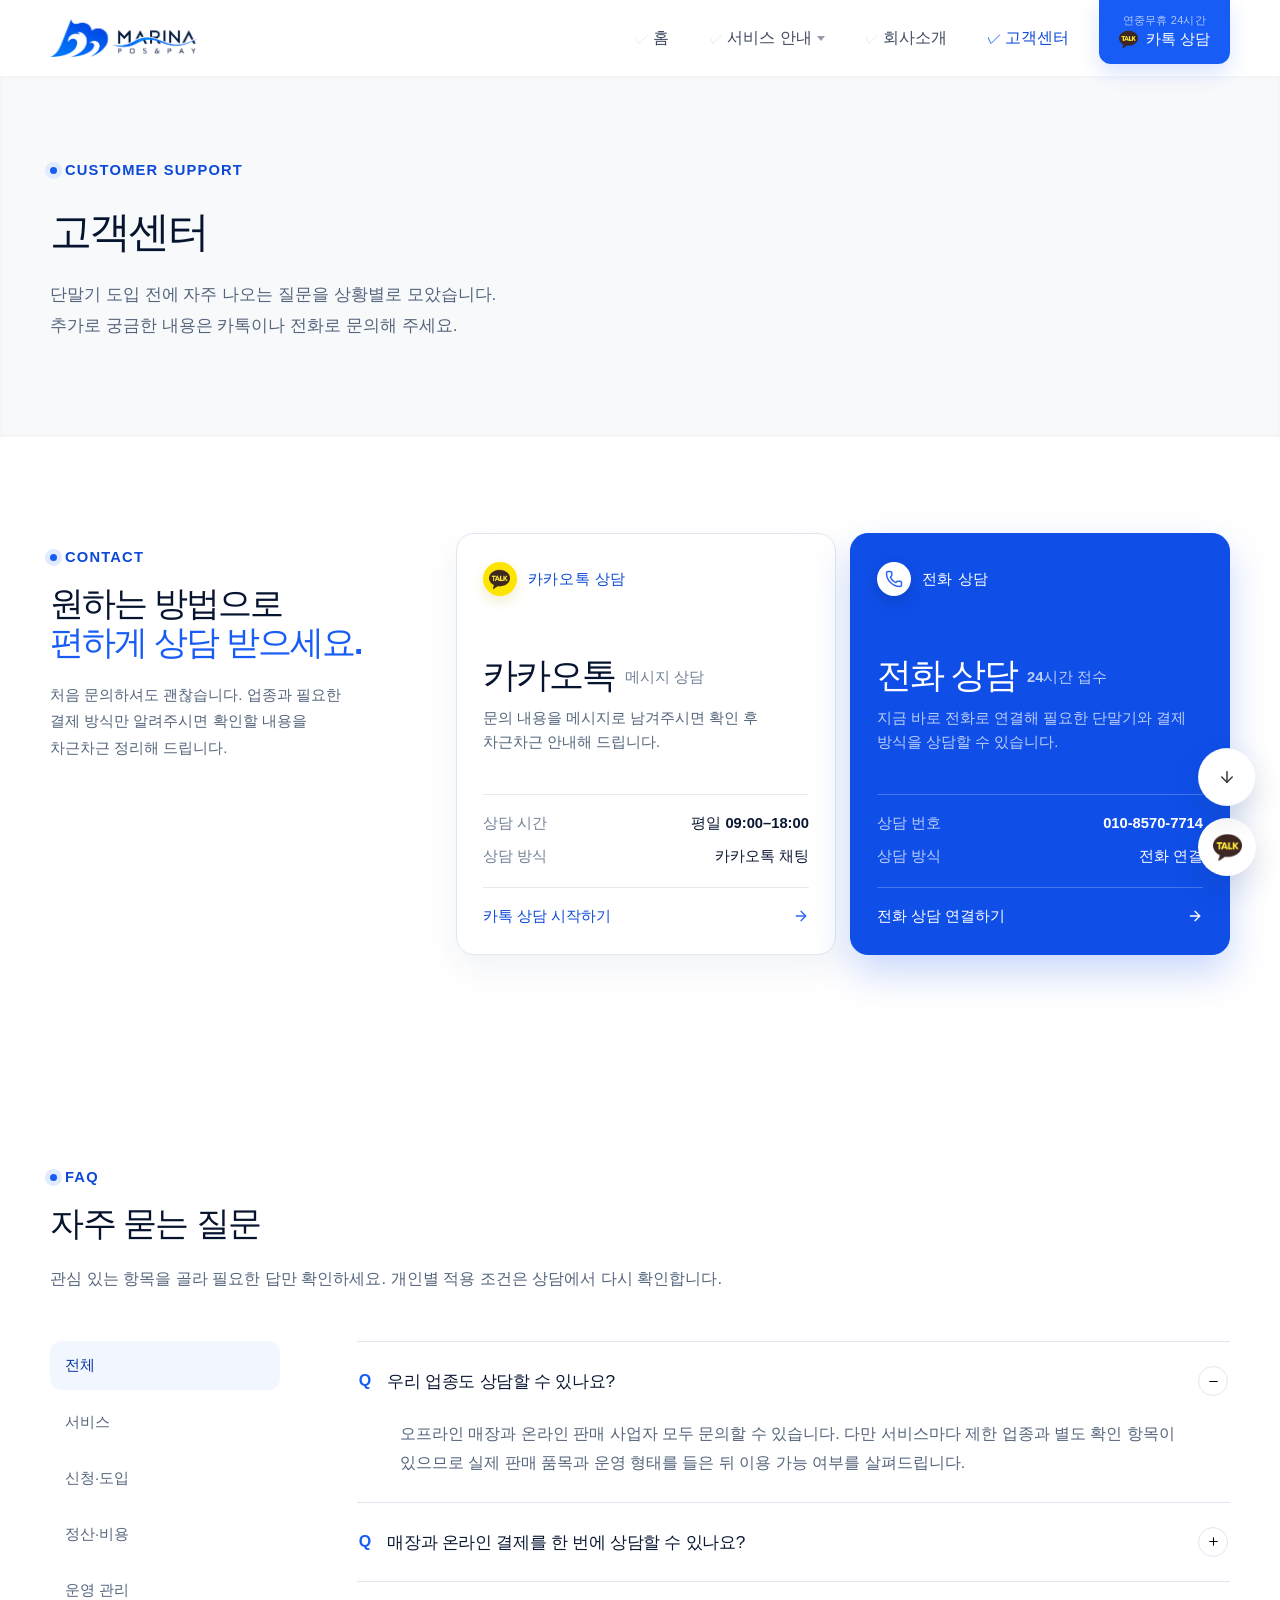
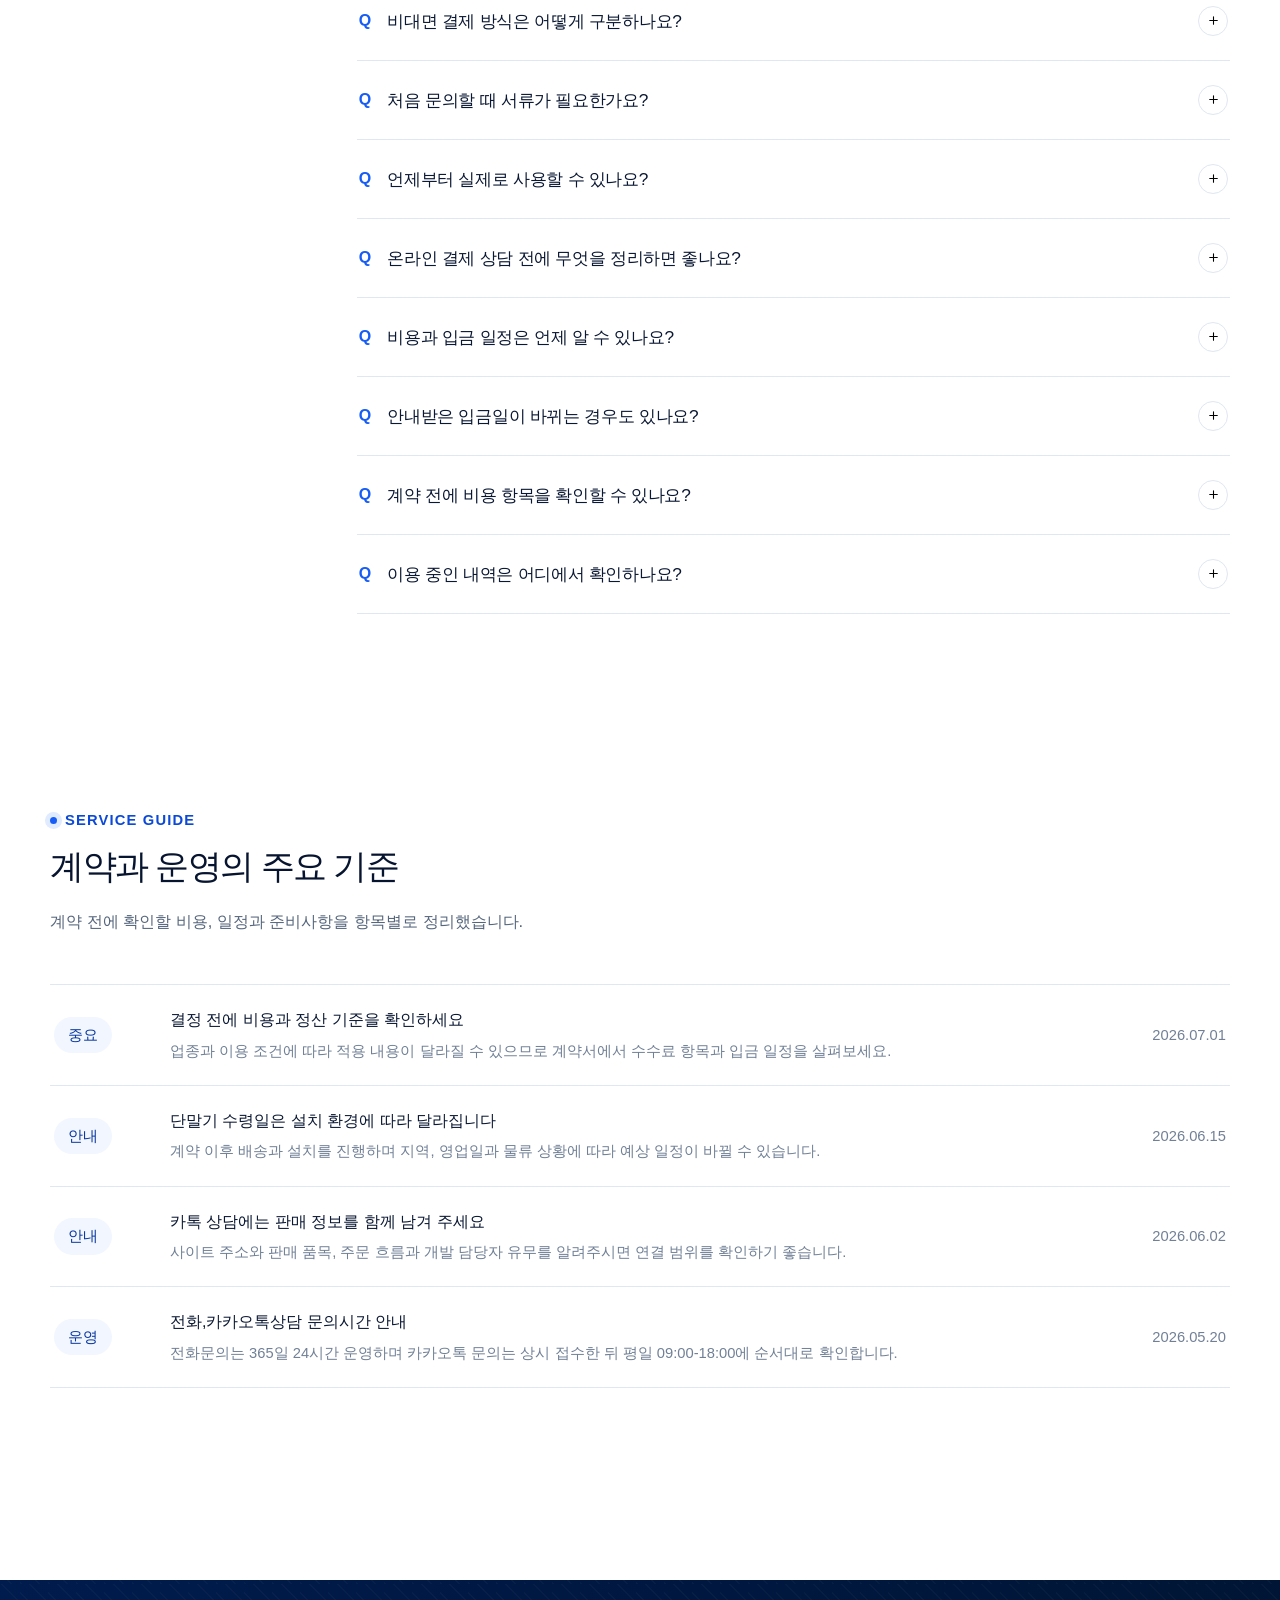
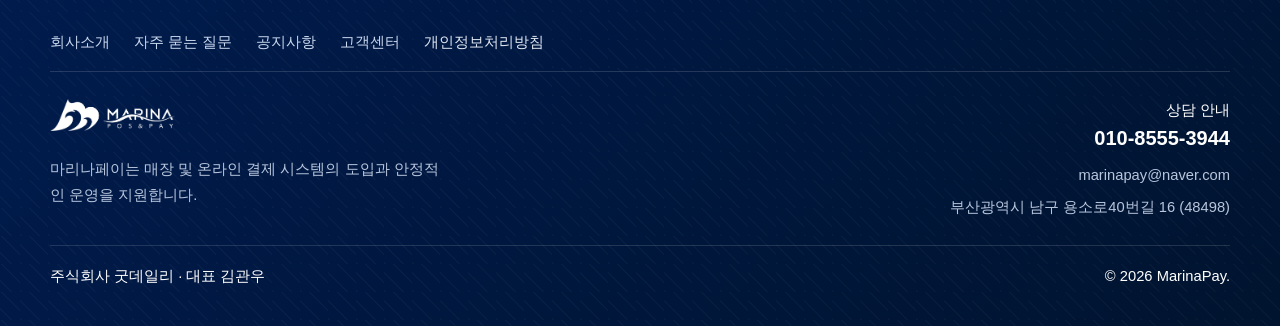
<file: support.html>
<!doctype html>
<html lang="ko">
<head>
  <meta charset="UTF-8">
  <meta name="viewport" content="width=device-width, initial-scale=1">
  <title>고객센터 | 마리나페이의 PG 단말기,카드 결제,매출 솔루션 24시간 상담지원</title>
  <meta name="description" content="PG 단말기 도입을 고민 중이라면 부담 없이 상담 신청 해주세요, 수많은 전문가들이 고객님과 함께 나아가길 고대하고 있습니다.">
  <meta name="robots" content="index, follow, max-image-preview:large, max-snippet:-1, max-video-preview:-1">
  <meta name="theme-color" content="#175df5">
  <link rel="canonical" href="https://www.xn--910b45oncq08d8jo.com/support.html">
  <link rel="icon" href="/static/images/brand/favicon.ico" sizes="any">
  <link rel="alternate icon" href="/static/images/brand/favicon.ico" sizes="any">
  <link rel="manifest" href="/site.webmanifest">

  <meta property="og:type" content="website">
  <meta property="og:locale" content="ko_KR">
  <meta property="og:site_name" content="마리나페이">
  <meta property="og:title" content="고객센터 | 마리나페이">
  <meta property="og:description" content="무엇을 준비해야 할지 막막하다면 자주 묻는 질문부터 확인해 보세요.">
  <meta property="og:url" content="https://www.xn--910b45oncq08d8jo.com/support.html">
  <meta property="og:image" content="https://www.xn--910b45oncq08d8jo.com/static/images/common/og-marinapay.png">
  <meta property="og:image:alt" content="마리나페이 고객센터">
  <meta name="twitter:card" content="summary_large_image">
  <meta name="twitter:title" content="고객센터 | 마리나페이">
  <meta name="twitter:description" content="도입 전에 궁금한 내용을 항목별로 살펴보세요.">
  <meta name="twitter:image" content="https://www.xn--910b45oncq08d8jo.com/static/images/common/og-marinapay.png">

  <link rel="stylesheet" href="/static/css/fonts.css">
  <link rel="stylesheet" href="/static/css/style.css">
  <link rel="stylesheet" href="/static/css/animations.css">

  <script type="application/ld+json">
  {
    "@context": "https://schema.org",
    "@graph": [
      {
        "@type": "Organization",
        "@id": "https://www.xn--910b45oncq08d8jo.com/#organization",
        "name": "주식회사 굿데일리",
        "alternateName": "MarinaPay",
        "url": "https://www.xn--910b45oncq08d8jo.com/",
        "logo": "https://www.xn--910b45oncq08d8jo.com/static/images/brand/logo.png",
        "email": "gooddaily26@naver.com",
        "telephone": "010-8570-7714"
      },
      {
        "@type": "FAQPage",
        "@id": "https://www.xn--910b45oncq08d8jo.com/support.html#webpage",
        "url": "https://www.xn--910b45oncq08d8jo.com/support.html",
        "name": "고객센터 | 마리나페이 이용 전 확인할 내용",
        "inLanguage": "ko-KR",
        "mainEntity": [
          {
            "@type": "Question",
            "name": "우리 업종도 상담할 수 있나요?",
            "acceptedAnswer": { "@type": "Answer", "text": "오프라인 매장과 온라인 판매 사업자 모두 상담할 수 있습니다. 다만 서비스마다 제한 업종과 확인 항목이 있어 사업 형태를 들은 뒤 이용 가능 여부를 살펴드립니다." }
          },
          {
            "@type": "Question",
            "name": "매장과 온라인 결제를 한 번에 상담할 수 있나요?",
            "acceptedAnswer": { "@type": "Answer", "text": "두 판매 채널을 함께 운영한다면 한 번의 상담에서 각각 필요한 범위를 확인할 수 있습니다. 실제 계약과 관리 방식은 선택한 서비스 조건에 따라 달라집니다." }
          },
          {
            "@type": "Question",
            "name": "비대면 결제 방식은 어떻게 구분하나요?",
            "acceptedAnswer": { "@type": "Answer", "text": "결제 링크는 고객이 전달받은 화면에서 직접 결제하고, 수기결제는 허용 업종과 인증 기준을 확인한 뒤 사업자가 처리합니다. 적용 조건과 보안 절차가 서로 다릅니다." }
          },
          {
            "@type": "Question",
            "name": "처음 문의할 때 서류가 필요한가요?",
            "acceptedAnswer": { "@type": "Answer", "text": "첫 문의는 업종과 판매 방식만으로도 가능합니다. 신청 단계에서는 사업자등록증, 대표자 확인 자료와 통장 사본 등이 필요할 수 있으며 정확한 목록은 서비스 심사 기준에 맞춰 안내합니다." }
          },
          {
            "@type": "Question",
            "name": "언제부터 실제로 사용할 수 있나요?",
            "acceptedAnswer": { "@type": "Answer", "text": "심사에 필요한 자료와 설치 또는 개발 범위에 따라 일정이 달라집니다. 상담 후 준비 단계를 확인하면 단말기 배송이나 온라인 연결에 필요한 예상 기간을 안내받을 수 있습니다." }
          },
          {
            "@type": "Question",
            "name": "비용과 입금 일정은 언제 알 수 있나요?",
            "acceptedAnswer": { "@type": "Answer", "text": "업종과 매출 형태, 선택한 서비스의 계약 조건을 확인한 뒤 안내할 수 있습니다. 적용 가능한 수수료 항목과 정산 일정은 최종 결정 전에 확인해 주세요." }
          }
        ]
      },
      {
        "@type": "BreadcrumbList",
        "itemListElement": [
          { "@type": "ListItem", "position": 1, "name": "홈", "item": "https://www.xn--910b45oncq08d8jo.com/" },
          { "@type": "ListItem", "position": 2, "name": "고객센터", "item": "https://www.xn--910b45oncq08d8jo.com/support.html" }
        ]
      }
    ]
  }
  </script>
</head>
<body class="p-support">
  <a class="c-skip-link" href="#mainContent">본문 바로가기</a>

  <header class="c-site-header">
    <div class="l-container c-site-header__inner">
      <a class="c-brand" href="./index.html" aria-label="마리나페이 홈">
        <img class="c-brand__image" src="/static/images/brand/logo.png" alt="MarinaPay">
      </a>
      <button class="c-menu-toggle" type="button" aria-expanded="false" aria-controls="siteNavigation" aria-label="메뉴 열기" data-js="menu-toggle"><span class="c-menu-toggle__icon" aria-hidden="true"></span></button>
      <nav class="c-site-nav" id="siteNavigation" aria-label="주요 메뉴" data-js="site-nav">
        <ul class="c-site-nav__list">
          <li><a class="c-site-nav__link" href="./index.html">홈</a></li>
          <li class="c-site-nav__item--dropdown">
            <a class="c-site-nav__link c-site-nav__link--has-menu" href="./index.html#services">서비스 안내</a>
            <ul class="c-site-nav__dropdown" aria-label="서비스 목록">
              <li><a class="c-site-nav__sub-link" href="./pg-terminal.html">PG단말기</a></li>
              <li><span class="c-site-nav__sub-link c-site-nav__sub-link--disabled">토스단말기<em>준비중</em></span></li>
              <li><span class="c-site-nav__sub-link c-site-nav__sub-link--disabled">네이버커넥트<em>준비중</em></span></li>
              <li><span class="c-site-nav__sub-link c-site-nav__sub-link--disabled">키오스크<em>준비중</em></span></li>
              <li><span class="c-site-nav__sub-link c-site-nav__sub-link--disabled">포스기<em>준비중</em></span></li>
            </ul>
          </li>
          <li><a class="c-site-nav__link" href="./about.html">회사소개</a></li>
          <li><a class="c-site-nav__link" href="./support.html" aria-current="page">고객센터</a></li>
        </ul>
        <a class="c-button c-button--primary" href="https://open.kakao.com/o/s7h54Yyi" target="_blank" rel="noopener noreferrer"><small class="c-site-nav__contact-hours">연중무휴 24시간</small><span class="c-site-nav__contact-main"><img class="c-button__kakao-icon" src="/static/images/common/kakaotalk.png" alt="">카톡 상담</span></a>
      </nav>
    </div>
  </header>

  <main id="mainContent">
    <section class="c-page-hero" aria-labelledby="supportHeroTitle">
      <div class="l-container c-page-hero__inner">
        <p class="c-eyebrow">Customer support</p>
        <h1 class="c-page-hero__title" id="supportHeroTitle">고객센터</h1>
        <p class="c-page-hero__copy">단말기 도입 전에 자주 나오는 질문을 상황별로 모았습니다. <br>추가로 궁금한 내용은 카톡이나 전화로 문의해 주세요.</p>
      </div>
    </section>

    <section class="l-section--compact p-support__contact-section" id="contact" aria-labelledby="contactTitle">
      <div class="l-container p-support__contact-shell">
        <div class="p-support__contact-head c-reveal is-visible">
          <p class="c-eyebrow">Contact</p>
          <h2 id="contactTitle">원하는 방법으로<br><strong>편하게 상담 받으세요.</strong></h2>
          <p>처음 문의하셔도 괜찮습니다. 업종과 필요한 결제 방식만 알려주시면 확인할 내용을 차근차근 정리해 드립니다.</p>
        </div>
        <div class="l-grid l-grid--2 p-support__contact-grid">
          <article class="p-support__contact-card p-support__contact-card--kakao c-reveal is-visible">
            <div class="p-support__contact-card-label">
              <b><img src="/static/images/common/kakaotalk.png" alt=""></b>
              <span>카카오톡 상담</span>
            </div>
            <div class="p-support__contact-channel">
              <strong>카카오톡</strong>
              <small>메시지 상담</small>
            </div>
            <p>문의 내용을 메시지로 남겨주시면 확인 후 차근차근 안내해 드립니다.</p>
            <dl>
              <div><dt>상담 시간</dt><dd>평일 09:00–18:00</dd></div>
              <div><dt>상담 방식</dt><dd>카카오톡 채팅</dd></div>
            </dl>
            <a class="p-support__contact-card-link" href="https://open.kakao.com/o/s7h54Yyi" target="_blank" rel="noopener noreferrer"><span>카톡 상담 시작하기</span><img class="c-inline-icon" src="/static/images/common/arrow-right.svg" alt=""></a>
          </article>
          <article class="p-support__contact-card p-support__contact-card--accent c-reveal is-visible">
            <div class="p-support__contact-card-label">
              <b><img src="/static/images/support/phone.svg" alt=""></b>
              <span>전화 상담</span>
            </div>
            <div class="p-support__contact-channel">
              <strong>전화 상담</strong>
              <small>24시간 접수</small>
            </div>
            <p>지금 바로 전화로 연결해 필요한 단말기와 결제 방식을 상담할 수 있습니다.</p>
            <dl>
              <div><dt>상담 번호</dt><dd>010-8570-7714</dd></div>
              <div><dt>상담 방식</dt><dd>전화 연결</dd></div>
            </dl>
            <a class="p-support__contact-card-link" href="tel:010-8570-7714"><span>전화 상담 연결하기</span><img class="c-inline-icon" src="/static/images/common/arrow-right.svg" alt=""></a>
          </article>
        </div>
      </div>
    </section>

    <section class="l-section l-section--white" id="faq" aria-labelledby="faqTitle">
      <div class="l-container">
        <div class="c-section-head c-reveal" data-js="reveal">
          <p class="c-eyebrow">FAQ</p>
          <h2 class="c-section-title" id="faqTitle">자주 묻는 질문</h2>
          <p class="c-section-copy">관심 있는 항목을 골라 필요한 답만 확인하세요. 개인별 적용 조건은 상담에서 다시 확인합니다.</p>
        </div>

        <div class="p-support__faq-layout">
          <div class="p-support__filter" aria-label="FAQ 카테고리">
            <button class="p-support__filter-button" type="button" aria-pressed="true" data-category="all" data-js="faq-filter">전체</button>
            <button class="p-support__filter-button" type="button" aria-pressed="false" data-category="service" data-js="faq-filter">서비스</button>
            <button class="p-support__filter-button" type="button" aria-pressed="false" data-category="apply" data-js="faq-filter">신청·도입</button>
            <button class="p-support__filter-button" type="button" aria-pressed="false" data-category="settlement" data-js="faq-filter">정산·비용</button>
            <button class="p-support__filter-button" type="button" aria-pressed="false" data-category="manage" data-js="faq-filter">운영 관리</button>
          </div>

          <div>
            <div class="c-faq-list">
              <article class="c-faq-item" data-category="service" data-js="faq-item">
                <h3><button class="c-faq-question" type="button" aria-expanded="true" aria-controls="supportFaqAnswer1" data-js="faq-button"><span class="c-faq-question__mark">Q</span><span class="c-faq-question__text">우리 업종도 상담할 수 있나요?</span><span class="c-faq-question__icon" aria-hidden="true"></span></button></h3>
                <div class="c-faq-answer" id="supportFaqAnswer1"><p>오프라인 매장과 온라인 판매 사업자 모두 문의할 수 있습니다. 다만 서비스마다 제한 업종과 별도 확인 항목이 있으므로 실제 판매 품목과 운영 형태를 들은 뒤 이용 가능 여부를 살펴드립니다.</p></div>
              </article>
              <article class="c-faq-item" data-category="service" data-js="faq-item">
                <h3><button class="c-faq-question" type="button" aria-expanded="false" aria-controls="supportFaqAnswer2" data-js="faq-button"><span class="c-faq-question__mark">Q</span><span class="c-faq-question__text">매장과 온라인 결제를 한 번에 상담할 수 있나요?</span><span class="c-faq-question__icon" aria-hidden="true"></span></button></h3>
                <div class="c-faq-answer" id="supportFaqAnswer2" hidden><p>두 채널을 함께 운영한다면 한 번의 상담에서 각각 필요한 범위를 확인할 수 있습니다. 다만 서비스별 계약 주체와 관리 화면, 정산 방식은 선택 조건에 따라 나뉠 수 있습니다.</p></div>
              </article>
              <article class="c-faq-item" data-category="service" data-js="faq-item">
                <h3><button class="c-faq-question" type="button" aria-expanded="false" aria-controls="supportFaqAnswer3" data-js="faq-button"><span class="c-faq-question__mark">Q</span><span class="c-faq-question__text">비대면 결제 방식은 어떻게 구분하나요?</span><span class="c-faq-question__icon" aria-hidden="true"></span></button></h3>
                <div class="c-faq-answer" id="supportFaqAnswer3" hidden><p>결제 링크는 고객이 전달받은 화면에서 직접 정보를 입력합니다. 수기결제는 허용 업종과 인증 기준을 먼저 확인한 뒤 사업자가 처리하므로 적용 조건과 보안 절차가 서로 다릅니다.</p></div>
              </article>
              <article class="c-faq-item" data-category="apply" data-js="faq-item">
                <h3><button class="c-faq-question" type="button" aria-expanded="false" aria-controls="supportFaqAnswer4" data-js="faq-button"><span class="c-faq-question__mark">Q</span><span class="c-faq-question__text">처음 문의할 때 서류가 필요한가요?</span><span class="c-faq-question__icon" aria-hidden="true"></span></button></h3>
                <div class="c-faq-answer" id="supportFaqAnswer4" hidden><p>첫 문의는 업종과 판매 방식만 알려주셔도 됩니다. 신청 단계에서는 사업자등록증, 대표자 확인 자료와 통장 사본 등이 필요할 수 있으며 정확한 목록은 선택한 서비스의 심사 기준에 맞춰 안내합니다.</p></div>
              </article>
              <article class="c-faq-item" data-category="apply" data-js="faq-item">
                <h3><button class="c-faq-question" type="button" aria-expanded="false" aria-controls="supportFaqAnswer5" data-js="faq-button"><span class="c-faq-question__mark">Q</span><span class="c-faq-question__text">언제부터 실제로 사용할 수 있나요?</span><span class="c-faq-question__icon" aria-hidden="true"></span></button></h3>
                <div class="c-faq-answer" id="supportFaqAnswer5" hidden><p>심사 자료가 준비되는 시점과 설치 또는 개발 범위에 따라 달라집니다. 상담 후 필요한 단계를 확인하면 단말기 배송이나 온라인 연결에 걸리는 예상 기간을 안내받을 수 있습니다.</p></div>
              </article>
              <article class="c-faq-item" data-category="apply" data-js="faq-item">
                <h3><button class="c-faq-question" type="button" aria-expanded="false" aria-controls="supportFaqAnswer6" data-js="faq-button"><span class="c-faq-question__mark">Q</span><span class="c-faq-question__text">온라인 결제 상담 전에 무엇을 정리하면 좋나요?</span><span class="c-faq-question__icon" aria-hidden="true"></span></button></h3>
                <div class="c-faq-answer" id="supportFaqAnswer6" hidden><p>사이트 주소와 판매 품목, 주문에서 환불까지의 흐름을 알려주시면 상담이 빨라집니다. 개발 담당자 유무와 원하는 결제 수단도 함께 전달해 주세요. 제출 자료는 연결 방식이 정해진 뒤 안내합니다.</p></div>
              </article>
              <article class="c-faq-item" data-category="settlement" data-js="faq-item">
                <h3><button class="c-faq-question" type="button" aria-expanded="false" aria-controls="supportFaqAnswer7" data-js="faq-button"><span class="c-faq-question__mark">Q</span><span class="c-faq-question__text">비용과 입금 일정은 언제 알 수 있나요?</span><span class="c-faq-question__icon" aria-hidden="true"></span></button></h3>
                <div class="c-faq-answer" id="supportFaqAnswer7" hidden><p>업종과 매출 형태, 선택한 서비스의 계약 조건을 확인한 뒤 안내할 수 있습니다. 적용 가능한 수수료 항목과 정산 일정은 최종 결정을 내리기 전에 확인해 주세요.</p></div>
              </article>
              <article class="c-faq-item" data-category="settlement" data-js="faq-item">
                <h3><button class="c-faq-question" type="button" aria-expanded="false" aria-controls="supportFaqAnswer8" data-js="faq-button"><span class="c-faq-question__mark">Q</span><span class="c-faq-question__text">안내받은 입금일이 바뀌는 경우도 있나요?</span><span class="c-faq-question__icon" aria-hidden="true"></span></button></h3>
                <div class="c-faq-answer" id="supportFaqAnswer8" hidden><p>승인 시간과 금융기관 처리 상황, 휴일 또는 시스템 점검에 따라 실제 입금 시점이 달라질 수 있습니다. 평소 일정뿐 아니라 예외가 발생하는 조건도 계약 전에 함께 확인하는 것이 좋습니다.</p></div>
              </article>
              <article class="c-faq-item" data-category="settlement" data-js="faq-item">
                <h3><button class="c-faq-question" type="button" aria-expanded="false" aria-controls="supportFaqAnswer9" data-js="faq-button"><span class="c-faq-question__mark">Q</span><span class="c-faq-question__text">계약 전에 비용 항목을 확인할 수 있나요?</span><span class="c-faq-question__icon" aria-hidden="true"></span></button></h3>
                <div class="c-faq-answer" id="supportFaqAnswer9" hidden><p>상담 단계와 계약 이후에 발생하는 항목을 나누어 안내합니다. 선택한 서비스에 추가 비용이나 별도 심사 항목이 있는지 최종 계약서를 작성하기 전에 꼭 확인해 주세요.</p></div>
              </article>
              <article class="c-faq-item" data-category="manage" data-js="faq-item">
                <h3><button class="c-faq-question" type="button" aria-expanded="false" aria-controls="supportFaqAnswer10" data-js="faq-button"><span class="c-faq-question__mark">Q</span><span class="c-faq-question__text">이용 중인 내역은 어디에서 확인하나요?</span><span class="c-faq-question__icon" aria-hidden="true"></span></button></h3>
                <div class="c-faq-answer" id="supportFaqAnswer10" hidden><p>제공되는 관리 범위 안에서 승인 내역과 정산 예정 금액, 입금 상태 등을 확인할 수 있습니다. 실제로 제공되는 화면과 조회 항목은 계약한 서비스에 따라 안내합니다.</p></div>
              </article>
            </div>
            <p class="p-support__empty-message" hidden data-js="faq-empty">해당 카테고리에 등록된 질문이 없습니다.</p>
          </div>
        </div>
      </div>
    </section>

    <section class="l-section l-section--white l-section--footer-gap" id="notice" aria-labelledby="noticeTitle">
      <div class="l-container">
        <div class="c-section-head c-reveal" data-js="reveal">
          <p class="c-eyebrow">Service guide</p>
          <h2 class="c-section-title" id="noticeTitle">계약과 운영의 주요 기준</h2>
          <p class="c-section-copy">계약 전에 확인할 비용, 일정과 준비사항을 항목별로 정리했습니다.</p>
        </div>
        <div class="p-support__notice-list c-reveal" data-js="reveal">
          <article class="p-support__notice-item">
            <span class="p-support__notice-badge">중요</span>
            <div><h3>결정 전에 비용과 정산 기준을 확인하세요</h3><p>업종과 이용 조건에 따라 적용 내용이 달라질 수 있으므로 계약서에서 수수료 항목과 입금 일정을 살펴보세요.</p></div>
            <time class="p-support__notice-date" datetime="2026-07-01">2026.07.01</time>
          </article>
          <article class="p-support__notice-item">
            <span class="p-support__notice-badge">안내</span>
            <div><h3>단말기 수령일은 설치 환경에 따라 달라집니다</h3><p>계약 이후 배송과 설치를 진행하며 지역, 영업일과 물류 상황에 따라 예상 일정이 바뀔 수 있습니다.</p></div>
            <time class="p-support__notice-date" datetime="2026-06-15">2026.06.15</time>
          </article>
          <article class="p-support__notice-item">
            <span class="p-support__notice-badge">안내</span>
            <div><h3>카톡 상담에는 판매 정보를 함께 남겨 주세요</h3><p>사이트 주소와 판매 품목, 주문 흐름과 개발 담당자 유무를 알려주시면 연결 범위를 확인하기 좋습니다.</p></div>
            <time class="p-support__notice-date" datetime="2026-06-02">2026.06.02</time>
          </article>
          <article class="p-support__notice-item">
            <span class="p-support__notice-badge">운영</span>
            <div><h3>전화,카카오톡상담 문의시간 안내</h3><p>전화문의는 365일 24시간 운영하며 카카오톡 문의는 상시 접수한 뒤 평일 09:00-18:00에 순서대로 확인합니다.</p></div>
            <time class="p-support__notice-date" datetime="2026-05-20">2026.05.20</time>
          </article>
        </div>
      </div>
    </section>

  </main>

  <footer class="c-site-footer">
    <div class="l-container c-site-footer__top">
      <nav class="c-site-footer__nav" aria-label="푸터 주요 링크"><ul class="c-site-footer__links"><li><a href="./about.html">회사소개</a></li><li><a href="#faq">자주 묻는 질문</a></li><li><a href="#notice">공지사항</a></li><li><a href="./support.html">고객센터</a></li><li><a class="c-site-footer__privacy" href="./privacy.html">개인정보처리방침</a></li></ul></nav>
      <div class="c-site-footer__brand">
        <a class="c-brand" href="./index.html" aria-label="마리나페이 홈">
          <img class="c-brand__image" src="/static/images/brand/logo.png" alt="MarinaPay">
        </a>
        <p class="c-site-footer__summary">마리나페이는 매장 및 온라인 결제 시스템의 도입과 안정적인 운영을 지원합니다.</p>
      </div>
      <div class="c-site-footer__contact-block"><h2 class="c-site-footer__heading">상담 안내</h2><address class="c-site-footer__contact"><strong><a href="tel:01085707714">010-8570-7714</a></strong><a href="mailto:gooddaily26@naver.com">gooddaily26@naver.com</a><span>부산광역시 남구 용소로40번길 16 (48498)</span></address></div>
    </div>
    <div class="l-container c-site-footer__bottom"><p>주식회사 굿데일리 · 대표 김관우</p><p>© <span data-js="year">2026</span> MarinaPay.</p></div>
  </footer>

  <script type="module" src="/static/js/common.js"></script>
  <script type="module" src="/static/js/pages/support.js"></script>
</body>
</html>
</file>
<file: static/css/fonts.css>
@font-face {
  font-family:'Paperlogy';
  src:local('Paperlogy 3 Light'),local('Paperlogy-Light');
  font-weight:300;
  font-style:normal;
  font-display:swap
}
@font-face {
  font-family:'Paperlogy';
  src:local('Paperlogy 4 Regular'),local('Paperlogy-Regular');
  font-weight:400;
  font-style:normal;
  font-display:swap
}
@font-face {
  font-family:'Paperlogy';
  src:local('Paperlogy 5 Medium'),local('Paperlogy-Medium');
  font-weight:500;
  font-style:normal;
  font-display:swap
}
@font-face {
  font-family:'Paperlogy';
  src:local('Paperlogy 6 SemiBold'),local('Paperlogy-SemiBold');
  font-weight:600;
  font-style:normal;
  font-display:swap
}
@font-face {
  font-family:'Pretendard';
  src:local('Pretendard Light');
  font-weight:300;
  font-style:normal;
  font-display:swap
}
@font-face {
  font-family:'Pretendard';
  src:local('Pretendard Regular');
  font-weight:400;
  font-style:normal;
  font-display:swap
}
@font-face {
  font-family:'Pretendard';
  src:local('Pretendard Medium');
  font-weight:500;
  font-style:normal;
  font-display:swap
}
@font-face {
  font-family:'Pretendard';
  src:local('Pretendard SemiBold');
  font-weight:600;
  font-style:normal;
  font-display:swap
}
:root {
  --font-body:'Pretendard',-apple-system,BlinkMacSystemFont,'Segoe UI',sans-serif;
  --font-display:'Paperlogy','Pretendard',-apple-system,BlinkMacSystemFont,'Segoe UI',sans-serif
}
</file>
<file: static/css/style.css>
:root {
  color-scheme:light;
  --color-brand-50:#f1f6ff;
  --color-brand-100:#e1ebff;
  --color-brand-200:#c4d8ff;
  --color-brand-300:#94b9ff;
  --color-brand-400:#5790ff;
  --color-brand-500:#175df5;
  --color-brand-600:#0c49d8;
  --color-brand-700:#09379f;
  --color-brand-800:#0b2d76;
  --color-brand-900:#0d285f;
  --color-ink-950:#07142f;
  --color-ink-900:#0b1833;
  --color-ink-800:#1a2b48;
  --color-ink-700:#34445f;
  --color-ink-600:#55657c;
  --color-ink-500:#718096;
  --color-ink-400:#95a2b5;
  --color-surface:#ffffff;
  --color-surface-soft:#f8faff;
  --color-surface-muted:#f1f5fb;
  --color-page:#fff;
  --color-line:#dfe7f2;
  --color-line-soft:#edf2f8;
  --color-positive:#15936f;
  --color-warning:#b7791f;
  --space-1:0.25rem;
  --space-2:0.5rem;
  --space-3:0.75rem;
  --space-4:1rem;
  --space-5:1.25rem;
  --space-6:1.5rem;
  --space-7:1.75rem;
  --space-8:2rem;
  --space-10:2.5rem;
  --space-12:3rem;
  --space-14:3.5rem;
  --space-16:4rem;
  --space-20:5rem;
  --space-24:6rem;
  --space-28:7rem;
  --space-32:8rem;
  --radius-sm:0.75rem;
  --radius-md:1rem;
  --radius-lg:1.5rem;
  --radius-xl:2rem;
  --radius-pill:999px;
  --shadow-float:0 18px 54px rgba(22,58,116,0.09);
  --shadow-nav:0 10px 30px rgba(22,58,116,0.06);
  --container:1180px;
  --transition-fast:160ms ease;
  --transition-base:240ms ease
}
:root {
  --gradient-brand:linear-gradient(135deg,#0f4fe8 0%,#2b73ff 58%,#64a4ff 100%);
  --gradient-soft:linear-gradient(180deg,#f7faff 0%,#eef4ff 100%);
  --header-height:76px
}
*,*::before,*::after {
  box-sizing:border-box
}
html {
  scroll-behavior:smooth;
  text-size-adjust:100%
}
body,h1,h2,h3,h4,p,ul,ol,dl,dd,figure,blockquote {
  margin:0
}
ul,ol {
  padding:0;
  list-style:none
}
body {
  min-width:320px;
  min-height:100vh;
  background:#fff;
  color:var(--color-ink-900);
  font-family:var(--font-body);
  font-size:1rem;
  font-weight:400;
  line-height:1.65;
  -webkit-font-smoothing:antialiased;
  text-rendering:optimizeLegibility;
  font-synthesis:none
}
strong,b {
  font-weight:600
}
img,picture,svg,canvas {
  display:block;
  max-width:100%
}
button,input,textarea,select {
  font:inherit
}
button,a {
  -webkit-tap-highlight-color:transparent
}
button {
  border:0;
  background:none
}
a {
  color:inherit;
  text-decoration:none
}
address {
  font-style:normal
}
[hidden] {
  display:none
}
::selection {
  background:var(--color-brand-200);
  color:var(--color-ink-950)
}
:focus-visible {
  outline:3px solid rgba(23,93,245,0.32);
  outline-offset:3px
}
.l-container {
  width:min(calc(100% - 40px),var(--container));
  margin-inline:auto
}
.l-section {
  padding-block:var(--space-24)
}
.l-section--footer-gap {
  padding-bottom:calc(var(--space-24) * 2)
}
.l-section--compact {
  padding-block:var(--space-16)
}
.l-section--white {
  background:var(--color-surface)
}
.l-section--soft {
  background:#fff
}
.l-grid {
  display:grid;
  gap:var(--space-6)
}
.l-grid--2 {
  grid-template-columns:repeat(2,minmax(0,1fr))
}
.l-grid--3 {
  grid-template-columns:repeat(3,minmax(0,1fr))
}
.l-grid--4 {
  grid-template-columns:repeat(4,minmax(0,1fr))
}
.l-stack > * + * {
  margin-top:var(--space-5)
}
.l-stack--small > * + * {
  margin-top:var(--space-3)
}
.l-cluster {
  display:flex;
  flex-wrap:wrap;
  align-items:center;
  gap:var(--space-3)
}
.l-split {
  display:flex;
  align-items:center;
  justify-content:space-between;
  gap:var(--space-6)
}
@media (max-width:960px) {
  .l-section {
    padding-block:var(--space-20)
  }
  .l-section--footer-gap {
    padding-bottom:calc(var(--space-20) * 2)
  }
  .l-grid--3,.l-grid--4 {
    grid-template-columns:repeat(2,minmax(0,1fr))
  }
}
@media (max-width:720px) {
  .l-container {
    width:min(calc(100% - 40px),var(--container))
  }
  .l-section,.l-section--compact {
    padding-block:var(--space-16)
  }
  .l-section--footer-gap {
    padding-bottom:calc(var(--space-16) * 2)
  }
  .l-grid--2,.l-grid--3,.l-grid--4 {
    grid-template-columns:1fr
  }
  .l-split {
    align-items:flex-start;
    flex-direction:column
  }
}
.c-skip-link {
  position:fixed;
  top:12px;
  left:12px;
  z-index:1000;
  transform:translateY(-160%);
  padding:10px 16px;
  border-radius:var(--radius-sm);
  background:var(--color-ink-950);
  color:#fff;
  font-weight:600;
  transition:transform var(--transition-fast)
}
.c-skip-link:focus {
  transform:translateY(0)
}
.c-site-header {
  position:sticky;
  top:0;
  z-index:100;
  height:var(--header-height);
  background:#fff
}
.c-site-header__inner {
  display:flex;
  align-items:center;
  justify-content:space-between;
  min-height:100%;
  gap:var(--space-6)
}
.c-brand {
  display:inline-flex;
  align-items:center;
  gap:10px;
  min-width:max-content
}
.c-brand__image {
  width:148px;
  height:auto
}
.c-brand__mark {
  width:34px;
  height:34px
}
.c-brand__wordmark {
  display:flex;
  align-items:baseline;
  gap:4px;
  color:var(--color-ink-950);
  font-family:var(--font-display);
  font-size:1.02rem;
  letter-spacing:-0.02em
}
.c-brand__wordmark strong {
  font-weight:600
}
.c-brand__wordmark em {
  color:var(--color-brand-500);
  font-style:normal;
  font-weight:500
}
.c-site-nav {
  display:flex;
  align-self:stretch;
  align-items:center;
  gap:20px;
  border:0;
  background:#fff;
  color:#3f4961;
  font-family:var(--font-display);
  font-size:16px;
  font-weight:500
}
.c-site-nav > .c-button--primary {
  align-self:flex-start;
  min-height:64px;
  flex-direction:column;
  gap:3px;
  padding:7px 20px 8px;
  border-radius:0 0 12px 12px;
  box-shadow:0 9px 20px rgba(23,93,245,.16)
}
.c-site-nav__contact-hours {
  color:rgba(255,255,255,.66);
  font-size:11px;
  font-weight:400;
  letter-spacing:.015em;
  line-height:1.15
}
.c-site-nav__contact-main {
  display:inline-flex;
  align-items:center;
  gap:8px;
  line-height:1.2
}
.c-site-nav__contact-main .c-button__kakao-icon {
  transform:none
}
.c-site-nav__list {
  display:flex;
  align-items:center;
  gap:20px
}
.c-site-nav__link {
  position:relative;
  display:inline-flex;
  align-items:center;
  gap:5px;
  padding:10px;
  color:#3f4961;
  font-family:var(--font-display);
  font-size:16px;
  font-weight:500;
  white-space:nowrap;
  transition:color var(--transition-fast)
}
.c-site-nav__link::before {
  display:inline-grid;
  width:13px;
  height:13px;
  flex:0 0 13px;
  color:#8e98aa;
  content:'✓';
  font-family:Arial,sans-serif;
  font-size:.92rem;
  font-weight:700;
  line-height:1;
  opacity:.2;
  place-items:center;
  transition:
    color var(--transition-fast),
    opacity var(--transition-fast)
}
.c-site-nav__link:hover,.c-site-nav__link[aria-current='page'] {
  color:var(--color-brand-600)
}
.c-site-nav__link:hover::before,
.c-site-nav__link[aria-current='page']::before {
  color:var(--color-brand-500);
  opacity:1;
}
.c-menu-toggle {
  display:none;
  width:44px;
  height:44px;
  align-items:center;
  justify-content:center;
  color:var(--color-ink-900);
  cursor:pointer
}
.c-menu-toggle__icon {
  display:block;
  width:20px;
  height:20px;
  background:url('../images/common/menu.svg') center / contain no-repeat
}
.c-menu-toggle[aria-expanded='true'] .c-menu-toggle__icon {
  background-image:url('../images/common/x.svg')
}
.c-menu-dim {
  display:none
}
.c-button {
  display:inline-flex;
  min-height:52px;
  align-items:center;
  justify-content:center;
  gap:9px;
  padding:0 24px;
  border:0;
  border-radius:12px;
  font-family:var(--font-display);
  font-size:0.95rem;
  font-weight:500;
  line-height:1.2;
  cursor:pointer;
  transition:
    opacity .18s ease,
    border-color .18s ease,
    box-shadow .18s ease,
    background .18s ease,
    color .18s ease,
    filter .18s ease
}
.c-button:hover {
  filter:brightness(.97)
}
.c-button--primary {
  position:relative;
  z-index:0;
  overflow:hidden;
  background:var(--color-brand-500);
  color:#fff
}
.c-button--primary::before {
  position:absolute;
  inset:0;
  z-index:-1;
  background:var(--color-brand-600);
  clip-path:polygon(0 100%,10% 100%,20% 100%,30% 100%,40% 100%,50% 100%,60% 100%,70% 100%,80% 100%,90% 100%,100% 100%,100% 100%,0 100%);
  content:'';
  pointer-events:none
}
.c-button--primary:hover {
  box-shadow:0 8px 20px rgba(23,93,245,.18)
}
.c-button--secondary {
  border:1px solid #d8e2f3;
  background:#fff;
  color:var(--color-brand-600)
}
.c-button--secondary:hover {
  border-color:var(--color-brand-300);
  background:var(--color-brand-50);
  box-shadow:0 8px 20px rgba(23,93,245,.08)
}
.p-home__hero-actions .c-button--primary,
.c-cta-panel .c-button--primary {
  min-width:190px
}
.p-home__hero-actions .c-button--secondary,
.p-home__closing-actions .c-button,
.c-cta-panel .c-button--secondary {
  min-width:176px
}
.c-button--ghost {
  min-height:42px;
  padding-inline:16px;
  background:var(--color-brand-50);
  color:var(--color-brand-600)
}
.c-button__icon {
  width:17px;
  height:17px;
  flex:0 0 auto
}
.c-button__kakao-icon {
  width:19px;
  height:19px;
  flex:0 0 19px;
  object-fit:contain;
  transform:translateY(2px)
}
.c-button--secondary .p-home__hero-kakao-icon {
  filter:brightness(0) saturate(100%) invert(31%) sepia(98%) saturate(3190%) hue-rotate(218deg) brightness(98%) contrast(96%)
}
.c-inline-icon {
  display:inline-block;
  width:16px;
  height:16px;
  flex:0 0 auto;
  filter:brightness(0) saturate(100%) invert(31%) sepia(98%) saturate(3190%) hue-rotate(218deg) brightness(98%) contrast(96%);
  vertical-align:-.18em
}
.c-eyebrow {
  display:inline-flex;
  align-items:center;
  gap:8px;
  color:var(--color-brand-600);
  font-size:.92rem;
  font-weight:600;
  letter-spacing:0.08em;
  line-height:1.3;
  text-transform:uppercase
}
.c-eyebrow::before {
  width:7px;
  height:7px;
  border-radius:50%;
  background:var(--color-brand-500);
  box-shadow:0 0 0 5px var(--color-brand-100);
  content:''
}
.c-section-head {
  max-width:720px;
  margin-bottom:var(--space-12)
}
.c-section-head--center {
  margin-inline:auto;
  text-align:center
}
.c-section-head--center .c-eyebrow {
  justify-content:center
}
.c-section-title {
  margin-top:var(--space-4);
  color:var(--color-ink-950);
  font-family:var(--font-display);
  font-size:clamp(1.55rem,2.8vw,2.1rem);
  font-weight:600;
  letter-spacing:-0.045em;
  line-height:1.15;
  word-break:keep-all
}
.c-section-title strong {
  color:var(--color-brand-500);
  font-weight:600
}
.c-section-copy {
  margin-top:var(--space-5);
  color:var(--color-ink-600);
  font-size:1.03rem;
  line-height:1.78;
  word-break:keep-all
}
.c-card {
    border-radius: var(--radius-lg);
    background: #fff;
}
.c-card--soft {
  border-color:var(--color-line-soft);
  background:var(--color-surface-soft)
}
.c-icon-box {
  display:inline-flex;
  width:48px;
  height:48px;
  align-items:center;
  justify-content:center;
  border-radius:15px;
  background:var(--color-brand-50);
  color:var(--color-brand-600)
}
.c-icon-box img {
  width:24px;
  height:24px;
  filter:brightness(0) saturate(100%) invert(31%) sepia(98%) saturate(3190%) hue-rotate(218deg) brightness(98%) contrast(96%)
}
.c-chip {
  display:inline-flex;
  min-height:34px;
  align-items:center;
  gap:7px;
  padding:7px 12px;
  border:1px solid var(--color-line);
  border-radius:var(--radius-pill);
  background:rgba(255,255,255,0.86);
  color:var(--color-ink-700);
  font-size:.92rem;
  font-weight:500
}
.c-chip__dot {
  width:7px;
  height:7px;
  border-radius:50%;
  background:var(--color-positive)
}
.c-breadcrumb {
  display:flex;
  flex-wrap:wrap;
  align-items:center;
  gap:8px;
  color:var(--color-ink-500);
  font-size:.92rem
}
.c-breadcrumb li:not(:last-child)::after {
  margin-left:8px;
  color:var(--color-ink-400);
  content:'/'
}
.c-breadcrumb a:hover {
  color:var(--color-brand-600)
}
.c-page-hero {
  position:relative;
  overflow:hidden;
  padding-block:var(--space-20) var(--space-24);
  background:#f8f9fb;
  box-shadow:
    inset 0 2px 4px rgba(7,20,47,.025),
    inset 0 -2px 4px rgba(7,20,47,.025)
}
.c-page-hero::before,.c-page-hero::after {
  position:absolute;
  display:none;
  border-radius:50%;
  content:'';
  pointer-events:none
}
.c-page-hero::before {
  top:-260px;
  right:-160px;
  width:620px;
  height:620px;
  border:96px solid rgba(23,93,245,0.07)
}
.c-page-hero::after {
  bottom:-260px;
  left:-190px;
  width:480px;
  height:480px;
  background:rgba(196,216,255,0.34)
}
.c-page-hero__inner {
  position:relative;
  z-index:1
}
.c-page-hero__title {
  max-width:820px;
  margin-top:var(--space-7);
  color:var(--color-ink-950);
  font-family:var(--font-display);
  font-size:clamp(1.85rem,3.5vw,2.65rem);
  font-weight:600;
  letter-spacing:-.065em;
  line-height:1.05;
  word-break:keep-all
}
.c-page-hero__title strong {
  color:var(--color-brand-500);
  font-weight:600
}
.c-page-hero__copy {
  max-width:660px;
  margin-top:var(--space-6);
  color:var(--color-ink-600);
  font-size:1.08rem;
  line-height:1.8;
  word-break:keep-all
}
.c-step-list {
  counter-reset:steps
}
.c-step-card {
  position:relative;
  min-height:230px;
  padding:var(--space-8);
  overflow:hidden
}
.c-step-card::after {
  position:absolute;
  right:20px;
  bottom:-16px;
  color:var(--color-brand-50);
  font-family:var(--font-display);
  font-size:6.4rem;
  font-weight:600;
  line-height:1;
  counter-increment:steps;
  content:'0' counter(steps)
}
.c-step-card > * {
  position:relative;
  z-index:1
}
.c-step-card h3 {
  margin-top:var(--space-6);
  font-family:var(--font-display);
  font-size:1.25rem;
  font-weight:600;
  letter-spacing:-0.025em
}
.c-step-card p {
  margin-top:var(--space-3);
  color:var(--color-ink-600);
  font-size:0.95rem;
  line-height:1.75
}
.c-data-table-wrap {
  width:100%;
  overflow-x:auto;
  border:0;
  border-radius:0;
  background:transparent
}
.c-data-table {
  width:100%;
  min-width:720px;
  border-collapse:separate;
  border-spacing:0 10px;
  color:var(--color-ink-700);
  font-size:0.94rem
}
.c-data-table caption {
  position:absolute;
  width:1px;
  height:1px;
  margin:-1px;
  overflow:hidden;
  clip:rect(0 0 0 0);
  white-space:nowrap
}
.c-data-table th,.c-data-table td {
  padding:19px 22px;
  border-top:1px solid #e8edf5;
  border-bottom:1px solid #e8edf5;
  background:#fff;
  text-align:left;
  vertical-align:middle;
  transition:
    background-color .2s ease,
    border-color .2s ease,
    transform .2s ease
}
.c-data-table thead th {
  padding:0 22px 7px;
  border:0;
  background:transparent;
  color:var(--color-ink-500);
  font-size:.92rem;
  font-weight:600;
  letter-spacing:.08em;
  text-transform:uppercase;
  white-space:nowrap
}
.c-data-table tbody th {
  border-left:1px solid #e8edf5;
  border-radius:15px 0 0 15px;
  color:var(--color-ink-900);
  font-weight:600;
  white-space:nowrap
}
.c-data-table tbody th::before {
  display:inline-block;
  width:8px;
  height:8px;
  margin-right:11px;
  border-radius:50%;
  background:var(--color-brand-500);
  box-shadow:0 0 0 5px var(--color-brand-50);
  content:'';
  vertical-align:1px
}
.c-data-table tbody td:last-child {
  border-right:1px solid #e8edf5;
  border-radius:0 15px 15px 0
}
.c-data-table tbody tr:hover th,
.c-data-table tbody tr:hover td {
  border-color:#cfddf5;
  background:#fbfdff;
  transform:translateY(-2px)
}
.c-faq-list {
  border-top:1px solid var(--color-line)
}
.c-faq-item {
  border-bottom:1px solid var(--color-line)
}
.c-faq-question {
  display:grid;
  width:100%;
  grid-template-columns:auto 1fr auto;
  align-items:center;
  gap:var(--space-4);
  padding:24px 2px;
  color:var(--color-ink-900);
  text-align:left;
  cursor:pointer
}
.c-faq-question__mark {
  color:var(--color-brand-500);
  font-family:var(--font-display);
  font-size:1rem;
  font-weight:600
}
.c-faq-question__text {
  font-family:var(--font-display);
  font-size:1.08rem;
  font-weight:500;
  letter-spacing:-0.018em
}
.c-faq-question__icon {
  width:30px;
  height:30px;
  border:1px solid var(--color-line);
  border-radius:50%;
  background:url('../images/common/plus.svg') center / 13px 13px no-repeat
}
.c-faq-question[aria-expanded='true'] .c-faq-question__icon {
  background-image:url('../images/common/minus.svg')
}
.c-faq-answer {
  display:grid;
  grid-template-rows:0fr;
  overflow:hidden;
  padding:0 44px 0 43px;
  color:var(--color-ink-600);
  line-height:1.8;
  transition:
    grid-template-rows .4s ease-in-out,
    padding-bottom .4s ease-in-out
}
.c-faq-answer > * {
  min-height:0;
  overflow:hidden
}
.c-faq-answer.is-open {
  grid-template-rows:1fr;
  padding-bottom:24px
}
@media (prefers-reduced-motion:reduce) {
  .c-faq-answer {
    transition:none
  }
}
.c-cta-panel {
  position:relative;
  overflow:hidden;
  padding:clamp(38px,6vw,72px);
  border-radius:var(--radius-xl);
  background:var(--color-ink-950);
  color:#fff
}
.c-cta-panel::before {
  position:absolute;
  top:-230px;
  right:-150px;
  width:500px;
  height:500px;
  border:90px solid rgba(87,144,255,0.16);
  border-radius:50%;
  content:''
}
.c-cta-panel__content {
  position:relative;
  z-index:1;
  display:flex;
  align-items:flex-end;
  justify-content:space-between;
  gap:var(--space-10)
}
.c-cta-panel h2 {
  max-width:700px;
  font-family:var(--font-display);
  font-size:clamp(1.85rem,3.5vw,2.65rem);
  font-weight:600;
  letter-spacing:-0.05em;
  line-height:1.15;
  word-break:keep-all
}
.c-cta-panel p {
  max-width:640px;
  margin-top:var(--space-5);
  color:#b9c6dc;
  line-height:1.75
}
.c-cta-panel .c-button--secondary {
  border-color:#d8e2f3;
  background:#fff;
  color:var(--color-brand-600)
}
.c-site-footer {
  position:relative;
  overflow:hidden;
  border-top:0;
  background:linear-gradient(135deg,#001b4d 0%,#00142f 100%);
  color:#d8e3f5
}
.c-site-footer::before {
  position:absolute;
  inset:-80px;
  background-image:repeating-linear-gradient(
    45deg,
    rgba(255,255,255,.085) 0 1.5px,
    transparent 1.5px 13px
  );
  background-size:28px 28px;
  content:'';
  opacity:.34;
  pointer-events:none;
  transform:translate3d(-40px,0,0)
}
.c-site-footer > * {
  position:relative;
  z-index:1
}
.c-site-footer__top {
  position:relative;
  display:grid;
  grid-template:
    'links links' auto
    'brand contact' auto
    / minmax(0,1fr) 340px;
  column-gap:48px;
  width:min(var(--container),calc(100% - 60px));
  padding-block:34px 0
}
.c-site-footer__top::after {
  position:absolute;
  right:0;
  bottom:0;
  left:0;
  height:1px;
  background:rgba(255,255,255,.13);
  content:''
}
.c-site-footer__nav {
  grid-area:links;
  display:flex;
  min-height:58px;
  align-items:center;
  border-bottom:1px solid rgba(255,255,255,.14)
}
.c-site-footer__brand {
  grid-area:brand;
  padding:26px 0
}
.c-site-footer__contact-block {
  grid-area:contact;
  justify-self:end;
  width:340px;
  padding:26px 0;
  text-align:right
}
.c-site-footer .c-brand {
  width:max-content;
  margin-bottom:24px
}
.c-site-footer .c-brand__image {
  width:auto;
  max-width:125px;
  height:35px;
  object-fit:contain;
  filter:brightness(0) invert(1)
}
.c-site-footer__summary {
  max-width:390px;
  color:#b8c6dd;
  font-size:.92rem;
  font-weight:300;
  line-height:1.75
}
.c-site-footer__heading {
  flex:0 0 auto;
  margin:0;
  color:#fff;
  font-size:.92rem;
  font-weight:600
}
.c-site-footer__links {
  display:flex;
  flex-wrap:wrap;
  align-items:center;
  gap:10px 24px;
  color:#c9d7ee;
  font-size:.92rem;
  font-weight:400
}
.c-site-footer__links a:hover {
  color:#fff
}
.c-site-footer__contact {
  display:grid;
  gap:8px;
  color:#b8c6dd;
  font-size:.92rem;
  font-style:normal;
  font-weight:300;
  line-height:1.65
}
.c-site-footer__contact strong {
  color:#fff;
  font-family:var(--font-display);
  font-size:20px;
  font-weight:600
}
.c-site-footer__bottom {
  display:flex;
  align-items:center;
  justify-content:space-between;
  gap:24px;
  width:min(var(--container),calc(100% - 60px));
  padding-block:18px 38px;
  border-top:0;
  color:#fff;
  font-size:.92rem;
  font-weight:200
}
.c-floating-actions {
  position:fixed;
  right:24px;
  bottom:24px;
  z-index:90;
  display:flex;
  align-items:flex-end;
  flex-direction:column;
  gap:12px
}
.c-floating-action {
  width:58px;
  height:58px;
  display:grid;
  border:0;
  border-radius:999px;
  background:#fff;
  box-shadow:0 12px 30px rgba(18,44,88,.14);
  cursor:pointer;
  place-items:center
}
.c-floating-scroll {
  position:relative;
  width:58px;
  height:58px;
  overflow:hidden;
  border:1px solid rgba(23,93,245,.08);
  border-radius:50%;
  background:#fff;
  box-shadow:0 12px 30px rgba(18,44,88,.14)
}
.c-floating-scroll__button {
  display:grid;
  width:100%;
  height:100%;
  padding:0;
  border:0;
  background:#fff;
  color:var(--color-ink-800);
  cursor:pointer;
  place-items:center;
  transition:
    background-color .18s ease,
    opacity .18s ease
}
.c-floating-scroll__button img {
  width:18px;
  height:18px;
  opacity:.78;
  transform:rotate(-90deg);
  transition:transform .18s ease
}
.c-floating-scroll__button.is-scroll-down img {
  transform:rotate(90deg)
}
.c-floating-scroll__button:hover:not(:disabled) {
  background:#eaf1ff
}
.c-floating-scroll__button:disabled {
  cursor:default;
  opacity:.28
}
.c-floating-action--support img {
  width:29px;
  height:29px
}
@media (max-width:960px) {
  .c-site-nav {
    position:fixed;
    top:var(--header-height);
    right:14px;
    left:0;
    display:flex;
    max-height:0;
    align-items:stretch;
    flex-direction:column;
    gap:var(--space-4);
    padding:0 var(--space-5);
    overflow:hidden;
    border:0;
    border-radius:0 0 var(--radius-lg) var(--radius-lg);
    background:#fff;
    opacity:0;
    pointer-events:none;
    transform:translateY(-10px);
    transform-origin:50% 0;
    visibility:hidden;
    transition:
      max-height .48s cubic-bezier(.22,1,.36,1),
      padding .48s cubic-bezier(.22,1,.36,1),
      opacity .24s ease,
      transform .48s cubic-bezier(.22,1,.36,1),
      visibility 0s linear .48s;
	width: 100%;
  }
  .c-menu-dim {
    position:fixed;
    top:var(--header-height);
    right:0;
    bottom:0;
    left:0;
    z-index:95;
    display:block;
    width:100%;
    padding:0;
    background:rgba(7,20,47,.46);
    opacity:0;
    pointer-events:none;
    transition:opacity .24s ease
  }
  .c-menu-dim.is-open {
    opacity:1;
    pointer-events:auto
  }
  body.is-menu-open {
    overflow:hidden
  }
  .c-site-nav > .c-button--primary {
    align-self:stretch;
    min-height:52px;
    flex-direction:row;
    padding-top:0;
    border-radius:12px;
    box-shadow:none
  }
  .c-site-nav__contact-hours {
    display:none
  }
  .c-site-nav.is-open {
    max-height:420px;
    padding:var(--space-5);
    opacity:1;
    pointer-events:auto;
    transform:none;
    visibility:visible;
    transition-delay:0s
  }
  .c-site-nav__list {
    align-items:stretch;
    flex-direction:column;
    gap:2px
  }
  .c-site-nav__link {
    display:flex;
    align-items:center;
    gap:5px;
    padding:12px 10px
  }
  .c-menu-toggle {
    display:inline-flex
  }
  .c-site-footer__top {
    grid-template:
      'links links' auto
      'brand contact' auto
      / minmax(0,1fr) minmax(260px,340px)
  }
  .c-cta-panel__content {
    align-items:flex-start;
    flex-direction:column
  }
}
@media (max-width:720px) {
  :root {
    --header-height:68px
  }
  html,
  body {
    width:100%;
    max-width:100%;
    overflow-x:hidden
  }
  .c-site-header {
    position:fixed;
    top:0;
    right:0;
    left:0;
    width:100%;
    max-width:100%
  }
  .c-site-header + main {
    padding-top:var(--header-height)
  }
  .c-floating-actions {
    right:14px;
    right:calc(14px + env(safe-area-inset-right,0px));
    bottom:14px;
    bottom:calc(14px + env(safe-area-inset-bottom,0px));
    left:auto;
    width:52px;
    max-width:52px;
    gap:9px;
    transform:none
  }
  .c-floating-scroll {
    width:52px;
    height:52px
  }
  .c-floating-action--support {
    width:52px;
    height:52px
  }
  .c-site-footer__top {
    grid-template:
      'links' auto
      'brand' auto
      'contact' auto
      / minmax(0,1fr);
    width:min(var(--container),calc(100% - 40px));
    padding-top:24px
  }
  .c-site-footer__nav {
    min-height:auto;
    align-items:flex-start;
    padding:18px 0
  }
  .c-site-footer__brand {
    padding:26px 0 20px
  }
  .c-site-footer__contact-block {
    justify-self:stretch;
    width:auto;
    padding:20px 0 26px;
    text-align:left
  }
  .c-site-footer__links {
    gap:9px 16px
  }
  .c-site-footer__bottom {
    align-items:flex-start;
    flex-direction:column;
    gap:7px;
    width:min(var(--container),calc(100% - 40px));
    padding-block:16px 28px
  }
  .c-brand__mark {
    width:31px;
    height:31px
  }
  .c-section-head {
    margin-bottom:var(--space-8)
  }
  .c-section-title {
    font-size:clamp(1.48rem,6.8vw,1.85rem)
  }
  .c-section-copy {
    font-size:0.98rem
  }
  .c-page-hero {
    padding-block:var(--space-14) var(--space-16)
  }
  .c-page-hero__title {
    font-size:clamp(1.7rem,7.2vw,2.1rem)
  }
  .c-page-hero__copy {
    font-size:1rem
  }
  .p-about .c-page-hero,
  .p-support .c-page-hero {
    display:none
  }
  .c-step-card {
    min-height:200px;
    padding:var(--space-6)
  }
  .c-faq-question {
    grid-template-columns:auto 1fr auto;
    gap:var(--space-3);
    padding-block:20px
  }
  .c-faq-question__text {
    font-size:1rem
  }
  .c-faq-answer {
    padding:0 0 0 31px
  }
  .c-faq-answer.is-open {
    padding-bottom:20px
  }
  .c-cta-panel {
    border-radius:var(--radius-lg)
  }
  .c-site-footer__top {
    grid-template-columns:1fr
  }
  .c-site-footer__bottom {
    align-items:flex-start;
    flex-direction:column
  }
}
@media (max-width:720px) {
  .c-brand__image {
    width:132px
  }
}
.u-visually-hidden {
  position:absolute;
  width:1px;
  height:1px;
  padding:0;
  margin:-1px;
  overflow:hidden;
  clip:rect(0 0 0 0);
  white-space:nowrap;
  border:0
}
.p-home {
  width:100%;
  max-width:100%;
  overflow-x:hidden;
  background:#fff
}
.p-home__hero,.p-home__mosaic-section {
  background-color:#fff
}
.p-home__hero {
  padding-block:clamp(72px,8vw,118px) 44px
}
.p-home__hero-shell {
  display:grid;
  grid-template-columns:minmax(0,.88fr) minmax(420px,1.12fr);
  gap:clamp(54px,8vw,112px);
  align-items:center
}
.p-home__hero-copy {
  max-width:570px;
  padding-left:clamp(0px,2vw,28px)
}
.p-home__eyebrow {
  color:var(--color-brand-600);
  font-size:.92rem;
  font-weight:600;
  letter-spacing:.05em;
  text-transform:uppercase
}
.p-home__hero h1 {
  margin-top:20px;
  color:var(--color-ink-950);
  font-family:var(--font-display);
  font-size:clamp(2.2rem,4.4vw,3.55rem);
  font-weight:600;
  letter-spacing:-.065em;
  line-height:1.05;
  word-break:keep-all
}
.p-home__hero h1 strong {
  color:var(--color-brand-500)
}
.p-home__hero-exclamation {
    display: inline-block;
    font-weight: 700;
    transform: translateY(-.02em) rotate(12deg);
    transform-origin: 50% 50%;
	margin-left:5px;
}
.p-home__hero h1 .p-home__hero-liquid-text {
  position:relative;
  display:inline-block;
  width:max-content;
  max-width:100%;
  color:#5f8ff8
}
.p-home__hero-liquid-text::after {
  position:absolute;
  inset:0;
  color:var(--color-brand-500);
  content:attr(data-text);
  pointer-events:none;
  white-space:nowrap
}
.p-home__hero-copy > p:not(.p-home__eyebrow) {
  max-width:510px;
  margin-top:24px;
  color:var(--color-ink-600);
  line-height:1.8;
  word-break:keep-all
}
.p-home__hero-actions {
  display:flex;
  flex-wrap:wrap;
  gap:10px;
  margin-top:28px
}
.p-home__hero-visual {
  position:relative;
  aspect-ratio:1.12 / 1;
  margin:0
}
.p-home__hero-visual::after {
  position:absolute;
  right:6%;
  bottom:1%;
  left:6%;
  height:25%;
  border-radius:50%;
  background:var(--color-brand-100);
  filter:blur(28px);
  content:"";
  opacity:.72
}
.p-home__hero-visual img {
  position:relative;
  z-index:1;
  width:100%;
  height:100%;
  border-radius:42% 42% 22% 22% / 34% 34% 18% 18%;
  object-fit:cover;
  object-position:center;
  box-shadow:0 28px 70px rgba(22,58,116,.1)
}
.p-home__partners {
  grid-column:1 / -1;
  display:grid;
  grid-template-columns:150px 1fr;
  gap:28px;
  align-items:center;
  margin-top:28px;
  padding-block:24px
}
.p-home__partners p {
  color:var(--color-ink-600);
  font-size:.92rem;
  line-height:1.45
}
.p-home__partners ul {
  display:grid;
  grid-template-columns:repeat(5,minmax(0,1fr));
  gap:20px
}
.p-home__partners li {
  color:var(--color-ink-400);
  font-family:var(--font-display);
  font-size:.92rem;
  font-weight:500;
  text-align:center
}
.p-home__services {
  padding:100px 0 clamp(82px,10vw,132px);
  background:#f8f9fb;
  box-shadow:
    inset 0 2px 4px rgba(7,20,47,.025),
    inset 0 -2px 4px rgba(7,20,47,.025)
}
.p-home__service-pager {
  display:flex;
  margin:0 auto 66px;
  align-items:center;
  justify-content:center;
}
.p-home__service-pager button {
  display:grid;
  width:22px;
  height:22px;
  padding:0;
  cursor:pointer;
  place-items:center
}
.p-home__service-pager button::before {
  width:7px;
  height:7px;
  border-radius:50%;
  background:#d0d5dd;
  content:'';
  transition:
    background .22s ease,
    transform .22s ease
}
.p-home__service-pager button:hover::before,
.p-home__service-pager button.is-active::before {
  background:#929baa;
  transform:scale(1.18)
}
.p-home__section-head {
  display:flex;
  min-height:196px;
  max-width:700px;
  margin:0 auto 52px;
  align-items:center;
  flex-direction:column;
  text-align:center
}
.p-home__section-head h2 {
  margin-top:14px;
  color:var(--color-ink-950);
  font-family:var(--font-display);
  font-size:clamp(1.85rem,3.5vw,2.65rem);
  font-weight:600;
  letter-spacing:-.055em;
  line-height:1.13;
  word-break:keep-all
}
.p-home__section-head h2 strong {
  color:var(--color-brand-500)
}
.p-home__section-head > p:last-child {
  margin-top:17px;
  color:var(--color-ink-600)
}
.p-home__service-grid {
  display:grid;
  grid-template-columns:repeat(3,minmax(0,1fr));
  gap:24px;
  max-width:900px;
  margin-inline:auto
}
.p-home__service-card {
  min-width:0
}
.p-home__service-art {
  display:grid;
  width:min(100%,114px);
  aspect-ratio:1;
  margin-inline:auto;
  place-items:center;
  border-radius:13px;
}
.p-home__service-art > img {
  width:44px;
  height:44px
}
.p-home__service-title {
  display:flex;
  align-items:center;
  justify-content:space-between;
  gap:20px;
  padding:24px 22px 0
}
.p-home__service-title h3 {
  color:var(--color-ink-950);
  font-family:var(--font-display);
  font-size:1.35rem;
  font-weight:600
}
.p-home__service-title > img {
  width:19px;
  height:19px
}
.p-home__service-card > p {
  padding:15px 22px 0;
  color:var(--color-ink-600);
  font-size:.92rem;
  line-height:1.7
}
.p-home__mosaic-section {
  position:relative;
  padding-block:clamp(90px,11vw,150px)
}
.p-home__mosaic-section::before {
  position:absolute;
  inset:0;
  background-image:radial-gradient(circle,#dfe7f2 1px,transparent 1.15px);
  background-size:16px 16px;
  content:'';
  -webkit-mask-image:linear-gradient(180deg,#000 0,#000 20%,transparent 72%);
  mask-image:linear-gradient(180deg,#000 0,#000 20%,transparent 72%);
  pointer-events:none
}
.p-home__mosaic {
  position:relative;
  z-index:1;
  display:grid;
  grid-template-columns:minmax(0,.82fr) minmax(330px,1.36fr) minmax(0,.82fr);
  grid-template-areas:". title ." "top-left visual top-right" "bottom-left visual bottom-right";
  gap:0;
  align-items:stretch
}
.p-home__mosaic-copy {
  min-height:205px;
  padding:34px;
  border-bottom:1px solid var(--color-line-soft);
  background:rgba(255,255,255,.9)
}
.p-home__mosaic-copy span {
  color:var(--color-brand-500);
  font-family:var(--font-display);
  font-size:.92rem;
  font-weight:600
}
.p-home__mosaic-copy h3 {
  margin-top:18px;
  font-family:var(--font-display);
  font-size:1.13rem;
  line-height:1.35;
  word-break:keep-all
}
.p-home__mosaic-copy p {
  margin-top:10px;
  color:var(--color-ink-600);
  font-size:.92rem;
  line-height:1.7;
  word-break:keep-all
}
.p-home__mosaic-copy--top-left {
  grid-area:top-left
}
.p-home__mosaic-copy--top-right {
  grid-area:top-right;
  text-align:right
}
.p-home__mosaic-copy--bottom-left {
  grid-area:bottom-left
}
.p-home__mosaic-copy--bottom-right {
  grid-area:bottom-right;
  text-align:right
}
.p-home__mosaic-visual {
  position:relative;
  grid-area:visual;
  display:grid;
  min-height:410px;
  place-items:center;
  overflow:hidden
}
.p-home__mosaic-connectors {
  position:absolute;
  inset:0;
  z-index:0;
  width:100%;
  height:100%;
  overflow:visible;
  pointer-events:none
}
.p-home__mosaic-connectors path {
  fill:none;
  stroke:rgba(23,93,245,.72);
  stroke-width:1;
  stroke-dasharray:1 6;
  stroke-linecap:round;
  stroke-linejoin:miter;
  vector-effect:non-scaling-stroke
}
.p-home__mosaic-visual img {
  position:relative;
  grid-area:1 / 1;
  height:auto
}
.p-home__mosaic-cube {
  z-index:1;
  width:min(54%,200px);
  transform:rotate(-10deg);
}
.p-home__mosaic-symbol {
  z-index:2;
  width:min(22%,80px);
  mix-blend-mode:multiply;
  transform:translate(-8%,calc(-22% + 12px)) perspective(600px) rotateY(3deg) rotate(-10deg)
}
.p-home__mosaic-title {
  grid-area:title;
  padding:0 28px 48px;
  background:#fff;
  text-align:center
}
.p-home__mosaic-title h2 {
  margin-top:13px;
  font-family:var(--font-display);
  font-size:clamp(1.85rem,3.5vw,2.65rem);
  font-weight:600;
  letter-spacing:-.05em;
  line-height:1.15
}
.p-home__mosaic-title h2 strong {
  color:var(--color-brand-500)
}
.p-home__mosaic-title > p:last-child {
  margin-top:14px;
  color:var(--color-ink-600);
  font-size:.92rem
}
.p-home__app {
  padding-block:clamp(84px,10vw,138px);
  overflow:hidden;
    background: #f8f9fb;
    box-shadow: inset 0 2px 4px rgba(7, 20, 47, .025), inset 0 -2px 4px rgba(7, 20, 47, .025);
}
.p-home__app-inner {
  position:relative;
  display:grid;
  min-height:640px;
  grid-template-columns:minmax(0,1.08fr) minmax(360px,.92fr);
  gap:clamp(23px,3.5vw,47px);
  align-items:center;
  padding-block:0
}
.p-home__app-copy {
  position:relative;
  z-index:2;
  max-width:620px
}
.p-home__app-copy h2 {
  margin-top:16px;
  color:var(--color-ink-950);
  font-family:var(--font-display);
  font-size:clamp(1.85rem,3.5vw,2.65rem);
  font-weight:600;
  letter-spacing:-.05em;
  line-height:1.15;
  word-break:keep-all
}
.p-home__app-copy h2 strong {
  color:var(--color-brand-500)
}
.p-home__app-lead {
  margin-top:22px;
  color:var(--color-ink-600);
  line-height:1.8;
  word-break:keep-all
}
.p-home__app-points {
  display:grid;
  gap:14px;
  margin-top:32px
}
.p-home__app-points li {
  display:grid;
  grid-template-columns:auto 1fr;
  gap:15px;
  align-items:center;
  padding:15px 17px;
  border-radius:18px;
  backdrop-filter:blur(16px);
  -webkit-backdrop-filter:blur(16px)
}
.p-home__app-points .c-icon-box {
  width:44px;
  height:44px;
  border-radius:14px;
  background:#fff
}
.p-home__app-points .c-icon-box img {
  width:22px;
  height:22px
}
.p-home__app-points strong {
  color:var(--color-ink-900);
  font-family:var(--font-display);
  font-size:.98rem
}
.p-home__app-points p {
  margin-top:3px;
  color:var(--color-ink-600);
  font-size:.92rem;
  line-height:1.6;
  word-break:keep-all
}
.p-home__app-visual {
  position:relative;
  z-index:1;
  display:grid;
  min-height:590px;
  margin:0;
  place-items:center
}
.p-home__app-visual img {
  position:relative;
  z-index:1;
  width:min(34vw,420px);
  max-height:620px;
  object-fit:contain;
  filter:drop-shadow(0 34px 38px rgba(7,20,47,.18))
}
.p-home__closing {
  padding-block:clamp(72px,8vw,110px);
  background:#fff
}
.p-home__closing-inner {
  display:grid;
  grid-template-columns:minmax(0,.78fr) minmax(0,1.22fr);
  gap:clamp(54px,8vw,104px);
  align-items:start;
  padding:44px 0
}
.p-home__closing h2 {
  margin-top:15px;
  font-family:var(--font-display);
  font-size:clamp(1.85rem,3.5vw,2.65rem);
  font-weight:600;
  letter-spacing:-.05em;
  line-height:1.15
}
.p-home__closing-actions {
  display:flex;
  flex-wrap:wrap;
  gap:10px;
  margin-top:32px
}
.p-home__closing-copy > p:not(.p-home__eyebrow) {
  max-width:520px;
  margin-top:20px;
  color:var(--color-ink-600);
  line-height:1.75;
  word-break:keep-all
}
.p-home__closing-faq-head {
  display:flex;
  align-items:center;
  justify-content:space-between;
  gap:20px;
  margin-bottom:18px
}
.p-home__closing-faq-head h3 {
  color:var(--color-ink-950);
  font-family:var(--font-display);
  font-size:1.2rem;
  font-weight:600
}
.p-home__closing-faq-head a {
  display:inline-flex;
  align-items:center;
  gap:6px;
  color:var(--color-brand-600);
  font-size:.92rem;
  font-weight:600
}
.p-home__closing-faq-head img {
  width:15px;
  height:15px;
  filter:brightness(0) saturate(100%) invert(31%) sepia(98%) saturate(3190%) hue-rotate(218deg) brightness(98%) contrast(96%)
}
.p-home__closing-faq .c-faq-question {
  gap:12px;
  padding:17px 0
}
.p-home__closing-faq .c-faq-question__mark {
  font-size:.92rem
}
.p-home__closing-faq .c-faq-question__text {
  font-size:.96rem
}
.p-home__closing-faq .c-faq-question__icon {
  width:26px;
  height:26px
}
.p-home__closing-faq .c-faq-answer {
  padding:0 38px 0 30px;
  font-size:.92rem;
  line-height:1.7
}
.p-home__settlement-guide {
  max-width:1080px;
  margin:0 auto
}
.p-home__settlement-head {
  min-height:0;
  margin:96px auto 40px
}
.p-home__settlement-options {
  display:grid;
  grid-template-columns:repeat(2,minmax(0,1fr));
  gap:14px;
  max-width:760px;
  margin-inline:auto
}
.p-home__settlement-option {
  min-width:0;
  padding:26px;
  border-radius:18px;
  background:#fff;
  box-shadow:0 14px 34px rgba(25,51,96,.06);
  font-family:var(--font-display)
}
.p-home__settlement-option--accent {
  border-color:#0f4fe8;
  background:#0f4fe8;
  box-shadow:0 18px 38px rgba(15,79,232,.22)
}
.p-home__settlement-option-label {
  display:inline-flex;
  min-height:38px;
  align-items:center;
  gap:11px;
  color:var(--color-brand-600);
  font-size:.92rem;
  font-weight:600;
  letter-spacing:.04em
}
.p-home__settlement-option-label b {
  position:relative;
  display:grid;
  width:34px;
  height:34px;
  border-radius:50%;
  background:var(--color-brand-600);
  box-shadow:0 5px 13px rgba(15,79,232,.22);
  color:#fff;
  font-size:.92rem;
  font-weight:700;
  letter-spacing:0;
  line-height:1;
  place-items:center
}
.p-home__settlement-speed {
  display:flex;
  min-height:74px;
  margin-top:20px;
  align-items:flex-end;
  gap:10px
}
.p-home__settlement-speed strong {
  color:var(--color-ink-950);
  font-family:var(--font-display);
  font-size:clamp(2rem,3.2vw,2.65rem);
  font-weight:700;
  letter-spacing:-.055em;
  line-height:1
}
.p-home__settlement-speed small {
  padding-bottom:4px;
  color:var(--color-ink-500);
  font-size:.92rem;
  font-weight:600;
  white-space:nowrap
}
.p-home__settlement-option > p {
  min-height:70px;
  margin-top:14px;
  color:var(--color-ink-600);
  font-size:.92rem;
  line-height:1.65;
  word-break:keep-all
}
.p-home__settlement-option dl {
  display:grid;
  gap:9px;
  margin-top:18px;
  padding-top:16px;
  border-top:1px solid rgba(113,137,178,.18)
}
.p-home__settlement-option dl div {
  display:flex;
  align-items:center;
  justify-content:space-between;
  gap:14px;
  font-size:.92rem
}
.p-home__settlement-option dt {
  color:var(--color-ink-500)
}
.p-home__settlement-option dd {
  color:var(--color-ink-900);
  font-weight:600;
  text-align:right
}
.p-home__settlement-option--accent .p-home__settlement-option-label,
.p-home__settlement-option--accent .p-home__settlement-speed strong {
  color:#fff
}
.p-home__settlement-option--accent .p-home__settlement-option-label b {
  border-color:rgba(255,255,255,.45);
  background:#fff;
  box-shadow:0 6px 16px rgba(0,24,90,.24);
  color:var(--color-brand-700)
}
.p-home__settlement-option--accent .p-home__settlement-speed small,
.p-home__settlement-option--accent > p,
.p-home__settlement-option--accent dt {
  color:rgba(255,255,255,.72)
}
.p-home__settlement-option--accent dd {
  color:#fff
}
.p-home__settlement-option--accent dl {
  border-top-color:rgba(255,255,255,.22)
}
.p-home__settlement-note {
  max-width:760px;
  margin:16px auto 0;
  color:var(--color-ink-500);
  font-size:.92rem;
  line-height:1.65
}
.p-home__closing-faq .c-faq-answer.is-open {
  padding-bottom:18px
}
@media (max-width:960px) {
  .p-home__hero-shell {
    grid-template-columns:1fr
  }
  .p-home__hero-copy {
    max-width:700px;
    padding-left:0;
    text-align:center;
    margin-inline:auto
  }
  .p-home__hero-copy > p:not(.p-home__eyebrow) {
    margin-inline:auto
  }
  .p-home__hero-actions {
    justify-content:center
  }
  .p-home__hero-visual {
    width:min(100%,650px);
    margin-inline:auto
  }
  .p-home__service-grid {
    grid-template-columns:1fr;
    max-width:360px;
    margin-inline:auto;
    gap:44px
  }
  .p-home__settlement-guide {
    grid-template-columns:1fr;
    max-width:760px
  }
  .p-home__settlement-note {
    grid-column:auto
  }
  .p-home__mosaic {
    grid-template-columns:repeat(2,minmax(0,1fr));
    grid-template-areas:"title title" "visual visual" "top-left top-right" "bottom-left bottom-right"
  }
  .p-home__mosaic-copy--top-right,.p-home__mosaic-copy--bottom-right {
    text-align:left
  }
  .p-home__mosaic-connectors {
    display:none
  }
  .p-home__app-inner {
    grid-template-columns:1fr;
    padding:0
  }
  .p-home__app-copy {
    max-width:700px
  }
  .p-home__app-visual {
    min-height:570px
  }
  .p-home__app-visual img {
    width:min(58vw,410px)
  }
  .p-home__closing-inner {
    grid-template-columns:1fr;
    gap:58px
  }
}
@media (max-width:720px) {
  .p-home__hero {
    padding-block:58px 30px
  }
  .p-home__hero-copy,.p-home__section-head,.p-home__mosaic-title,.p-home__closing-inner > div {
    min-width:0
  }
  .p-home__hero h1 {
    font-size:clamp(1.95rem,8vw,2.45rem);
    word-break:normal
  }
  .p-home__hero h1 strong {
    display:block
  }
  .p-home__section-head h2,.p-home__mosaic-title h2 {
    font-size:clamp(1.7rem,7.6vw,2.1rem);
    word-break:normal
  }
  .p-home__closing-inner h2 {
    font-size:clamp(1.7rem,7.6vw,2.1rem);
    word-break:normal
  }
  .p-home__hero-actions {
    align-items:stretch;
    flex-direction:column
  }
  .p-home__partners {
    grid-template-columns:1fr;
    text-align:center
  }
  .p-home__partners p br {
    display:none
  }
  .p-home__partners ul {
    grid-template-columns:repeat(2,minmax(0,1fr));
    gap:14px
  }
  .p-home__service-pager {
    margin-bottom:26px
  }
  .p-home__services {
    padding:64px 0 56px
  }
  .p-home__section-head {
    min-height:0;
    margin-bottom:30px
  }
  .p-home__service-grid {
    max-width:440px;
    gap:12px
  }
  .p-home__service-card {
    display:grid;
    grid-template:
      'art title' auto
      'art copy' auto
      / 64px minmax(0,1fr);
    gap:5px 16px;
    align-items:center;
    padding:16px;
    border:1px solid var(--color-line-soft);
    border-radius:17px;
    background:#fff
  }
  .p-home__service-art {
    grid-area:art;
    width:64px;
    margin:0;
    border-radius:11px
  }
  .p-home__service-art > img {
    width:32px;
    height:32px
  }
  .p-home__service-title {
    grid-area:title;
    gap:10px;
    padding:0
  }
  .p-home__service-title h3 {
    font-size:1.05rem
  }
  .p-home__service-title > img {
    width:16px;
    height:16px
  }
  .p-home__service-card > p {
    grid-area:copy;
    padding:0;
    font-size:.92rem;
    line-height:1.52
  }
  .p-home__settlement-guide {
    margin-top:0;
    padding:0
  }
  .p-home__settlement-head {
    margin:56px auto 30px
  }
  .p-home__settlement-options {
    grid-template-columns:1fr;
    gap:10px
  }
  .p-home__settlement-option {
    padding:20px
  }
  .p-home__settlement-speed {
    min-height:62px
  }
  .p-home__settlement-option > p {
    min-height:0
  }
  .p-home__mosaic {
    grid-template-columns:1fr;
    grid-template-areas:"title" "visual" "top-left" "top-right" "bottom-left" "bottom-right"
  }
  .p-home__mosaic-copy {
    min-height:auto;
    padding:28px 20px
  }
  .p-home__mosaic-copy--top-right {
    border-bottom:0
  }
  .p-home__mosaic-copy--bottom-left {
    border-top:1px solid var(--color-line-soft)
  }
  .p-home__mosaic-visual {
    min-height:340px
  }
  .p-home__mosaic-title {
    padding:0 12px 38px
  }
  .p-home__app {
    padding-block:68px
  }
  .p-home__app-inner {
    width:min(calc(100% - 40px),var(--container));
    gap:34px;
    padding:0
  }
  .p-home__app-copy h2 {
    font-size:clamp(1.7rem,7.6vw,2.1rem);
    word-break:normal
  }
  .p-home__app-lead {
    font-size:.94rem;
    word-break:normal
  }
  .p-home__app-points li {
    align-items:start;
    padding:14px
  }
  .p-home__app-points p {
    word-break:normal
  }
  .p-home__app-visual {
    min-height:470px
  }
  .p-home__app-visual img {
    width:min(78vw,350px);
    max-height:490px
  }
  .p-home__closing-inner {
    align-items:flex-start;
    gap:48px;
    padding:20px 0
  }
  .p-home__closing-actions {
    align-items:stretch;
    flex-direction:column
  }
  .p-home__closing-actions .c-button {
    width:100%
  }
  .p-home__closing-faq-head {
    align-items:flex-start;
    flex-direction:column;
    gap:8px
  }
  .p-home__closing-faq .c-faq-question__text {
    font-size:.92rem
  }
  .p-home__closing-faq .c-faq-answer {
    padding-left:0
  }
}
.p-about__intro {
  display:grid;
  gap:clamp(42px,6vw,74px)
}
.p-about__intro-heading {
  max-width:760px;
  margin-inline:0;
  text-align:left
}
.p-about__intro-heading .c-eyebrow {
  justify-content:flex-start
}
.p-about .c-section-head--center {
  margin-inline:0;
  text-align:left
}
.p-about .c-section-head--center .c-eyebrow {
  justify-content:flex-start
}
.p-about__intro-heading > p:last-child {
  margin-top:var(--space-5);
  color:var(--color-ink-600);
  font-size:1.02rem;
  line-height:1.8;
  word-break:keep-all
}
.p-about__intro-grid {
  display:grid;
  grid-template-columns:repeat(3,minmax(0,1fr));
  border-block:1px solid var(--color-line)
}
.p-about__intro-point {
  min-height:260px;
  padding:clamp(26px,4vw,42px);
  border-right:1px solid var(--color-line)
}
.p-about__intro-point:last-child {
  border-right:0
}
.p-about__intro-point span {
  display:inline-grid;
  width:34px;
  height:34px;
  border-radius:50%;
  background:var(--color-brand-50);
  color:var(--color-brand-600);
  font-family:var(--font-display);
  font-size:.92rem;
  font-weight:700;
  place-items:center
}
.p-about__intro-point h3 {
  margin-top:clamp(34px,5vw,58px);
  color:var(--color-ink-950);
  font-family:var(--font-display);
  font-size:1.24rem;
  font-weight:600;
  letter-spacing:-.03em
}
.p-about__intro-point p {
  margin-top:var(--space-4);
  color:var(--color-ink-600);
  font-size:.92rem;
  line-height:1.75;
  word-break:keep-all
}
.p-about__value-card {
  min-height:310px;
  padding:var(--space-8)
}
.p-about__value-number {
  color:var(--color-brand-500);
  font-family:var(--font-display);
  font-size:.92rem;
  font-weight:600;
  letter-spacing:0.12em
}
.p-about__value-card h3 {
  margin-top:var(--space-12);
  font-family:var(--font-display);
  font-size:1.4rem;
  font-weight:600;
  letter-spacing:-0.03em
}
.p-about__value-card p {
  margin-top:var(--space-4);
  color:var(--color-ink-600);
  line-height:1.8
}
.p-about__flow {
  display:grid;
  grid-template-columns:repeat(4,minmax(0,1fr));
  gap:0;
  border:1px solid var(--color-line);
  border-radius:var(--radius-xl);
  overflow:hidden;
  background:var(--color-surface)
}
.p-about__flow-item {
  position:relative;
  min-height:270px;
  padding:var(--space-7);
  border-right:1px solid var(--color-line)
}
.p-about__flow-item:last-child {
  border-right:0
}
.p-about__flow-item::after {
  position:absolute;
  top:50%;
  right:-13px;
  z-index:2;
  display:grid;
  width:26px;
  height:26px;
  place-items:center;
  border:1px solid var(--color-line);
  border-radius:50%;
  background:#fff;
  background:#fff url('../images/common/chevron-right.svg') center / 14px 14px no-repeat;
  content:'';
  transform:translateY(-50%)
}
.p-about__flow-item:last-child::after {
  display:none
}
.p-about__flow-label {
  color:var(--color-brand-600);
  font-size:.92rem;
  font-weight:600;
  letter-spacing:0.08em
}
.p-about__flow-item h3 {
  margin-top:var(--space-8);
  font-family:var(--font-display);
  font-size:1.25rem;
  font-weight:600;
  letter-spacing:-0.025em
}
.p-about__flow-item p {
  margin-top:var(--space-3);
  color:var(--color-ink-600);
  font-size:0.92rem;
  line-height:1.75
}
.p-about__info-grid {
  display:grid;
  grid-template-columns:minmax(0,0.8fr) minmax(0,1.2fr);
  gap:var(--space-10);
  align-items:start
}
.p-about__info-card {
  padding:var(--space-8)
}
.p-about__info-card .c-section-title {
  font-size:clamp(1.55rem,2.6vw,2rem);
  line-height:1.2
}
.p-about__info-card h3 {
  font-family:var(--font-display);
  font-size:1.25rem;
  font-weight:600
}
.p-about__info-list {
  display:grid;
  gap:var(--space-5);
  margin-top:var(--space-6)
}
.p-about__info-list div {
  display:grid;
  grid-template-columns:110px 1fr;
  gap:var(--space-5);
  padding-bottom:var(--space-4);
  border-bottom:1px solid var(--color-line-soft)
}
.p-about__info-list div:last-child {
  padding-bottom:0;
  border-bottom:0
}
.p-about__info-list dt {
  color:var(--color-ink-500);
  font-size:.92rem
}
.p-about__info-list dd {
  min-width:0;
  color:var(--color-ink-900);
  font-weight:500;
  overflow-wrap:anywhere
}
.p-about__promise {
  display:flex;
  min-height:100%;
  align-items:flex-start;
  flex-direction:column;
  padding:var(--space-10);
  background:var(--color-ink-950);
  color:#fff
}
.p-about__promise .c-eyebrow {
  color:#9bbcff
}
.p-about__promise .c-eyebrow::before {
  background:#75a5ff;
  box-shadow:0 0 0 5px rgba(117,165,255,0.14)
}
.p-about__promise h3 {
  margin-top:var(--space-6);
  font-family:var(--font-display);
  font-size:clamp(1.55rem,2.6vw,2rem);
  font-weight:600;
  letter-spacing:-0.045em;
  line-height:1.25;
  word-break:keep-all
}
.p-about__promise p {
  margin-top:var(--space-5);
  color:#bac7dc;
  line-height:1.8
}
.p-about__promise .c-button {
  margin-top:auto;
  align-self:flex-start
}
@media (max-width:960px) {
  .p-about__info-grid {
    grid-template-columns:1fr
  }
  .p-about__flow {
    grid-template-columns:repeat(2,minmax(0,1fr))
  }
  .p-about__flow-item:nth-child(2) {
    border-right:0
  }
  .p-about__flow-item:nth-child(-n + 2) {
    border-bottom:1px solid var(--color-line)
  }
  .p-about__flow-item:nth-child(2)::after,.p-about__flow-item:nth-child(4)::after {
    display:none
  }
}
@media (max-width:720px) {
  .p-about .l-section,
  .p-support .l-section {
    padding-block:var(--space-16)
  }
  .p-about .l-section--footer-gap,
  .p-support .l-section--footer-gap {
    padding-bottom:calc(var(--space-16) * 2)
  }
  .p-about .c-section-head,
  .p-support .c-section-head {
    max-width:none;
    margin-bottom:var(--space-8)
  }
  .p-about__intro {
    gap:var(--space-8)
  }
  .p-about__intro-grid {
    grid-template-columns:1fr;
    gap:12px;
    border-block:0
  }
  .p-about__intro-point {
    min-height:auto;
    padding:22px;
    border:1px solid var(--color-line-soft);
    border-radius:16px;
    background:#fff
  }
  .p-about__intro-point:last-child {
    border:1px solid var(--color-line-soft)
  }
  .p-about__intro-point h3 {
    margin-top:var(--space-5)
  }
  .p-about__value-card {
    min-height:0;
    padding:22px
  }
  .p-about__value-card h3 {
    margin-top:var(--space-6)
  }
  .p-about__flow {
    grid-template-columns:1fr
  }
  .p-about__flow-item {
    min-height:auto;
    padding:22px;
    border-right:0;
    border-bottom:1px solid var(--color-line)
  }
  .p-about__flow-item:last-child {
    border-bottom:0
  }
  .p-about__flow-item::after {
    display:none
  }
  .p-about__flow-item h3 {
    margin-top:var(--space-5)
  }
  .p-about__info-grid {
    gap:16px
  }
  .p-about__info-card,.p-about__promise {
    padding:22px
  }
  .p-about__info-list div {
    grid-template-columns:82px minmax(0,1fr);
    gap:12px
  }
}
.p-support__contact-section {
  padding:96px 0 112px;
  background:#fff
}
.p-support__contact-shell {
  display:grid;
  grid-template-columns:minmax(220px,.58fr) minmax(0,1.42fr);
  gap:clamp(48px,7vw,94px);
  align-items:start
}
.p-support__contact-head {
  padding-top:10px
}
.p-support__contact-head h2 {
  margin-top:16px;
  color:var(--color-ink-950);
  font-family:var(--font-display);
  font-size:clamp(1.55rem,2.8vw,2.1rem);
  font-weight:600;
  letter-spacing:-.055em;
  line-height:1.14;
  word-break:keep-all
}
.p-support__contact-head h2 strong {
  color:var(--color-brand-500);
  font-weight:600
}
.p-support__contact-head > p:last-child {
  max-width:330px;
  margin-top:20px;
  color:var(--color-ink-600);
  font-size:.94rem;
  line-height:1.75;
  word-break:keep-all
}
.p-support__contact-grid {
  grid-template-columns:repeat(2,minmax(0,1fr));
  gap:14px;
  margin:0
}
.p-support__contact-card {
  display:flex;
  min-width:0;
  flex-direction:column;
  padding:26px;
  border:1px solid var(--color-line);
  border-radius:18px;
  background:#fff;
  box-shadow:0 14px 34px rgba(25,51,96,.06);
  font-family:var(--font-display)
}
.p-support__contact-card--accent {
  border-color:#0f4fe8;
  background:#0f4fe8;
  box-shadow:0 18px 38px rgba(15,79,232,.22)
}
.p-support__contact-card-label {
  display:inline-flex;
  min-height:38px;
  align-items:center;
  gap:11px;
  color:var(--color-brand-600);
  font-size:.92rem;
  font-weight:600;
  letter-spacing:.04em
}
.p-support__contact-card-label b {
  display:grid;
  width:34px;
  height:34px;
  flex:0 0 34px;
  border-radius:50%;
  background:var(--color-brand-600);
  box-shadow:0 5px 13px rgba(15,79,232,.22);
  place-items:center
}
.p-support__contact-card-label b img {
  width:18px;
  height:18px;
  filter:brightness(0) invert(1)
}
.p-support__contact-card--kakao .p-support__contact-card-label b {
  background:#fee500;
  box-shadow:0 5px 13px rgba(181,158,0,.2)
}
.p-support__contact-card--kakao .p-support__contact-card-label b img {
  width:21px;
  height:21px;
  filter:none
}
.p-support__contact-channel {
  display:flex;
  min-height:74px;
  margin-top:20px;
  align-items:flex-end;
  gap:10px
}
.p-support__contact-channel strong {
  color:var(--color-ink-950);
  font-size:clamp(1.75rem,2.7vw,2.25rem);
  font-weight:700;
  letter-spacing:-.055em;
  line-height:1
}
.p-support__contact-channel small {
  padding-bottom:3px;
  color:var(--color-ink-500);
  font-size:.92rem;
  font-weight:600;
  white-space:nowrap
}
.p-support__contact-card > p {
  min-height:70px;
  margin-top:14px;
  color:var(--color-ink-600);
  font-size:.92rem;
  line-height:1.65;
  word-break:keep-all
}
.p-support__contact-card dl {
  display:grid;
  gap:9px;
  margin-top:18px;
  padding-top:16px;
  border-top:1px solid rgba(113,137,178,.18)
}
.p-support__contact-card dl div {
  display:flex;
  align-items:center;
  justify-content:space-between;
  gap:14px;
  font-size:.92rem;
}
.p-support__contact-card dt {
  color:var(--color-ink-500)
}
.p-support__contact-card dd {
  color:var(--color-ink-900);
  font-weight:600;
  text-align:right
}
.p-support__contact-card-link {
  display:flex;
  align-items:center;
  justify-content:space-between;
  gap:16px;
  margin-top:18px;
  padding-top:16px;
  border-top:1px solid rgba(113,137,178,.18);
  color:var(--color-brand-600);
  font-size:.92rem;
  font-weight:600;
  transition:opacity var(--transition-fast)
}
.p-support__contact-card-link:hover {
  opacity:.72
}
.p-support__contact-card--accent .p-support__contact-card-label,
.p-support__contact-card--accent .p-support__contact-channel strong,
.p-support__contact-card--accent dd,
.p-support__contact-card--accent .p-support__contact-card-link {
  color:#fff
}
.p-support__contact-card--accent .p-support__contact-card-label b {
  background:#fff;
  box-shadow:0 6px 16px rgba(0,24,90,.24)
}
.p-support__contact-card--accent .p-support__contact-card-label b img {
  filter:brightness(0) saturate(100%) invert(31%) sepia(98%) saturate(3190%) hue-rotate(218deg) brightness(98%) contrast(96%)
}
.p-support__contact-card--accent .p-support__contact-card-link img {
  filter:brightness(0) invert(1)
}
.p-support__contact-card--accent .p-support__contact-channel small,
.p-support__contact-card--accent > p,
.p-support__contact-card--accent dt {
  color:rgba(255,255,255,.72)
}
.p-support__contact-card--accent dl,
.p-support__contact-card--accent .p-support__contact-card-link {
  border-top-color:rgba(255,255,255,.22)
}
@media (max-width:960px) {
  .p-support__contact-shell {
    grid-template-columns:1fr;
    gap:42px
  }
  .p-support__contact-head {
    min-width:max-content;
    text-align:center
  }
}
.p-support__faq-layout {
  display:grid;
  grid-template-columns:230px minmax(0,1fr);
  gap:clamp(36px,6vw,80px);
  align-items:start
}
.p-support__filter {
  position:sticky;
  top:calc(var(--header-height) + 28px);
  display:grid;
  gap:8px
}
.p-support__filter-button {
  width:100%;
  padding:12px 15px;
  border-radius:var(--radius-sm);
  color:var(--color-ink-600);
  font-size:0.92rem;
  font-weight:500;
  text-align:left;
  cursor:pointer;
  transition:background var(--transition-fast),color var(--transition-fast),border-color var(--transition-fast)
}
.p-support__filter-button:hover {
  background:var(--color-surface-muted);
  color:var(--color-ink-900)
}
.p-support__filter-button[aria-pressed='true'] {
  border-color:var(--color-brand-100);
  background:var(--color-brand-50);
  color:var(--color-brand-700);
  font-weight:600
}
.p-support__hours-table tbody th {
  width:180px
}
.p-support__table-status {
  display:inline-flex;
  min-height:30px;
  align-items:center;
  padding:6px 11px;
  border-radius:999px;
  background:#eef4ff;
  color:var(--color-brand-700);
  font-size:.92rem;
  font-weight:600;
  white-space:nowrap
}
.p-support__notice-list {
  display:grid;
  gap:0;
  border-top:1px solid var(--color-line)
}
.p-support__notice-item {
  display:grid;
  grid-template-columns:92px minmax(0,1fr) 120px;
  align-items:center;
  gap:var(--space-6);
  padding:22px 4px;
  border-bottom:1px solid var(--color-line)
}
.p-support__notice-badge {
  display:inline-flex;
  width:max-content;
  min-width:58px;
  justify-content:center;
  padding:6px 10px;
  border-radius:var(--radius-pill);
  background:var(--color-brand-50);
  color:var(--color-brand-700);
  font-size:.92rem;
  font-weight:600
}
.p-support__notice-item h3 {
  font-family:var(--font-display);
  font-size:1rem;
  font-weight:500
}
.p-support__notice-item p {
  margin-top:5px;
  color:var(--color-ink-500);
  font-size:.92rem
}
.p-support__notice-date {
  color:var(--color-ink-500);
  font-size:.92rem;
  text-align:right
}
.p-support__empty-message {
  padding:var(--space-8);
  border:1px dashed var(--color-line);
  border-radius:var(--radius-lg);
  color:var(--color-ink-500);
  text-align:center
}
@media (max-width:900px) {
  .p-support__faq-layout {
    grid-template-columns:1fr
  }
  .p-support__filter {
    position:static;
    display:flex;
    overflow-x:auto;
    padding-bottom:5px
  }
  .p-support__filter-button {
    width:auto;
    min-width:max-content;
    text-align:center
  }
}
@media (max-width:720px) {
  .p-support__contact-section {
    padding:64px 0 76px
  }
  .p-support__contact-shell {
    gap:34px
  }
  .p-support__contact-grid {
    grid-template-columns:1fr;
    gap:14px
  }
  .p-support__contact-card {
    padding:22px
  }
  .p-support__contact-channel {
    min-height:62px
  }
  .p-support__contact-card > p {
    min-height:0
  }
  .p-support__faq-layout {
    gap:24px
  }
  .p-support__filter {
    gap:6px;
    margin-inline:-2px;
    padding-inline:2px
  }
  .p-support .c-cta-panel .l-cluster {
    width:100%;
    align-items:stretch;
    flex-direction:column
  }
  .p-support .c-cta-panel .c-button {
    width:100%
  }
  .c-data-table {
    min-width:0;
    border-spacing:0
  }
  .c-data-table thead {
    position:absolute;
    width:1px;
    height:1px;
    overflow:hidden;
    clip:rect(0 0 0 0)
  }
  .c-data-table tbody {
    display:grid;
    gap:12px
  }
  .c-data-table tbody tr {
    display:grid;
    grid-template-columns:1fr 1fr;
    padding:18px;
    border:1px solid #e8edf5;
    border-radius:15px;
    background:#fff
  }
  .c-data-table tbody th,
  .c-data-table tbody td,
  .c-data-table tbody td:last-child {
    padding:7px 0;
    border:0;
    border-radius:0;
    background:transparent
  }
  .c-data-table tbody th {
    grid-column:1 / -1;
    padding-top:0;
    padding-bottom:13px
  }
  .c-data-table tbody td:last-child {
    text-align:right
  }
  .c-data-table tbody tr:hover th,
  .c-data-table tbody tr:hover td {
    border-color:transparent;
    background:transparent;
    transform:none
  }
  .p-support__notice-item {
    grid-template-columns:64px minmax(0,1fr);
    gap:var(--space-3);
    padding-block:18px
  }
  .p-support__notice-date {
    grid-column:2;
    text-align:left
  }
}
.p-home__hero {
  position:relative;
  padding-block:clamp(68px,7vw,90px) clamp(82px,10vw,100px);
  background-color:#fff;
  overflow:hidden
}
.p-home__hero::before {
  position:absolute;
  inset:0;
  background-image:radial-gradient(circle,#dfe7f2 1px,transparent 1.15px);
  background-size:16px 16px;
  content:'';
  -webkit-mask-image:linear-gradient(90deg,transparent 0,#000 18%,#000 82%,transparent 100%);
  mask-image:linear-gradient(90deg,transparent 0,#000 18%,#000 82%,transparent 100%);
  pointer-events:none
}
.p-home__hero::after {
  position:absolute;
  bottom:0;
  left:50%;
  width:min(calc(100% - 32px),calc(var(--container) + 260px));
  height:34%;
  background:var(--color-brand-500);
  content:'';
  opacity:.16;
  pointer-events:none;
  transform:translateX(-50%) scale(1.2);
  transform-origin:center bottom;
  -webkit-mask:url('../images/home/city-silhouette.svg') center bottom/100% 100% no-repeat;
  mask:url('../images/home/city-silhouette.svg') center bottom/100% 100% no-repeat
}
.p-home__hero-scenery {
  position:absolute;
  bottom:0;
  left:50%;
  z-index:1;
  width:min(calc(100% - 32px),calc(var(--container) + 260px));
  height:34%;
  pointer-events:none;
  transform:translateX(-50%)
}
.p-home__hero-scenery img {
  position:absolute;
  display:block
}
.p-home__hero-tube {
  bottom:22%;
  left:1%;
  width:clamp(132px,12vw,180px);
  height:auto;
  filter:drop-shadow(0 14px 11px rgba(23,93,245,.09));
  transform-origin:center bottom;
  animation:p-home-tube-float 4.2s ease-in-out infinite
}
.p-home__hero-surfboard {
  right:2%;
  bottom:2%;
  width:clamp(133px,11.8vw,176px);
  height:auto;
  transform-origin:center bottom;
  animation:p-home-surfboard-float 4.2s ease-in-out infinite
}
@keyframes p-home-tube-float {
  0%,100% {
    transform:translateY(0) rotate(-1deg)
  }
  50% {
    transform:translateY(-7px) rotate(1.5deg)
  }
}
@keyframes p-home-surfboard-float {
  0%,100% {
    transform:translateY(0) rotate(9deg)
  }
  50% {
    transform:translateY(-9px) rotate(11deg)
  }
}
.p-home__hero-shell {
  position:relative;
  z-index:2;
  display:block
}
.p-home__hero-copy {
  max-width:940px;
  margin-inline:auto;
  padding-left:0;
  text-align:center
}
.p-home__hero h1 {
  max-width:940px;
  margin-inline:auto
}
.p-home__hero-copy>p:not(.p-home__eyebrow) {
  max-width:690px;
  margin-inline:auto
}
.p-home__hero-actions {
  justify-content:center
}
.p-home__hero-kakao-icon {
  width:19px;
  height:19px;
  flex:0 0 auto;
  object-fit:contain;
  transform:translateY(2px)
}
.p-home__hero-stage {
  position:relative;
  min-height:630px;
}
.p-home__hero-cards {
  position:absolute;
  inset:0;
  z-index:3;
  margin:0
}
.p-home__hero-cards li {
  position:absolute;
  display:flex;
  width:172px;
  min-height:122px;
  flex-direction:column;
  align-items:center;
  justify-content:center;
  padding:0;
  border-radius:0;
  background:transparent;
  box-shadow:none;
  text-align:center
}
.p-home__hero-cards li:nth-child(1) {
  top:110px;
  left:12%
}
.p-home__hero-cards li:nth-child(2) {
  top:38px;
  bottom:auto;
  left:31%
}
.p-home__hero-cards li:nth-child(3) {
  top:38px;
  right:31%;
  bottom:auto
}
.p-home__hero-cards li:nth-child(4) {
  top:110px;
  right:12%
}
.p-home__hero-cards img {
  width:38.4px;
  height:38.4px
}
.p-home__hero-card-float {
  position:relative;
  display:flex;
  width:100%;
  height:100%;
  align-items:center;
  justify-content:center
}
.p-home__hero-card-content {
  display:flex;
  width:100%;
  flex-direction:column;
  align-items:center;
  gap:10px;
  transform:rotate(var(--cube-rotate-z));
  transform-origin:50% 58%;
  transition:transform .45s cubic-bezier(.22,1,.36,1)
}
.p-home__hero-cube {
  position:relative;
  z-index:1;
  display:grid;
  width:54px;
  height:54px;
  background:transparent;
  box-shadow:none;
  place-items:center;
  transform:none
}
.p-home__hero-cube::before,
.p-home__hero-cube::after {
  display:none
}
.p-home__hero-cube::before {
  top:0;
  left:0;
  width:100%;
  height:var(--cube-depth);
  background:#f2f5fa;
  transform:rotateX(-90deg);
  transform-origin:top
}
.p-home__hero-cards li:nth-child(2) .p-home__hero-cube::before,
.p-home__hero-cards li:nth-child(3) .p-home__hero-cube::before {
  top:auto;
  bottom:0;
  background:#e7ecf4;
  transform:rotateX(90deg);
  transform-origin:bottom
}
.p-home__hero-cube::after {
  top:0;
  width:var(--cube-depth);
  height:100%;
  background:#dce4f0;
  transform-style:preserve-3d
}
.p-home__hero-cards li:nth-child(1) {
  --cube-rotate-z:-8deg;
  --cube-float-lift:-7.5px;
  --cube-float-settle:3px;
  --cube-float-mid:-3px;
  --cube-float-duration:7.8s;
  --cube-float-delay:1.1s
}
.p-home__hero-cards li:nth-child(2) {
  --cube-rotate-z:-4deg;
  --cube-float-lift:-6px;
  --cube-float-settle:3.75px;
  --cube-float-mid:-1.5px;
  --cube-float-duration:9.1s;
  --cube-float-delay:1.8s
}
.p-home__hero-cards li:nth-child(3) {
  --cube-rotate-z:4deg;
  --cube-float-lift:-9px;
  --cube-float-settle:2.25px;
  --cube-float-mid:-3.75px;
  --cube-float-duration:8.4s;
  --cube-float-delay:1.4s
}
.p-home__hero-cards li:nth-child(4) {
  --cube-rotate-z:8deg;
  --cube-float-lift:-6.75px;
  --cube-float-settle:4.5px;
  --cube-float-mid:-2.25px;
  --cube-float-duration:9.6s;
  --cube-float-delay:2.2s
}
.p-home__hero-cards li:nth-child(1) .p-home__hero-cube::after,
.p-home__hero-cards li:nth-child(2) .p-home__hero-cube::after {
  left:0;
  transform:rotateY(90deg);
  transform-origin:left
}
.p-home__hero-cards li:nth-child(3) .p-home__hero-cube::after,
.p-home__hero-cards li:nth-child(4) .p-home__hero-cube::after {
  right:0;
  transform:rotateY(-90deg);
  transform-origin:right
}
.p-home__hero-cube img {
  position:relative;
  z-index:1;
  transform:none
}
.p-home__hero-cards li:nth-child(1) .p-home__hero-cube img {
  transform:translateY(-3px)
}
.p-home__hero-card-copy {
  display:grid;
  gap:5px;
  color:var(--color-ink-950);
  text-align:center
}
.p-home__hero-card-copy strong {
  font-family:var(--font-display);
  font-size:1rem;
  font-weight:600;
  letter-spacing:-.035em;
  line-height:1.2
}
.p-home__hero-card-copy small {
  color:var(--color-ink-500);
  font-size:.92rem;
  font-weight:500;
  line-height:1.35;
  white-space:nowrap
}
.p-home__hero-product {
  position:absolute;
  top:54%;
  left:50%;
  z-index:2;
  width:min(72vw,760px);
  height:470px;
  margin:0;
  transform:translate(-50%,-50%)
}
.p-home__hero-product::before {
  position:absolute;
  bottom:-8px;
  left:53%;
  z-index:2;
  width:54%;
  height:82%;
  border-radius:50%;
  background:radial-gradient(ellipse at center,rgba(23,93,245,.2) 0,rgba(55,125,255,.1) 42%,rgba(106,160,255,.035) 62%,transparent 74%);
  content:'';
  filter:blur(14px);
  pointer-events:none;
  transform:translateX(-50%) scale(.96);
  animation:p-home-terminal-aura 4.2s ease-in-out infinite
}
@keyframes p-home-terminal-aura {
  0%,100% {
    opacity:.72;
    transform:translateX(-50%) scale(.94)
  }
  50% {
    opacity:1;
    transform:translateX(-50%) scale(1.04)
  }
}
.p-home__hero-product img {
  position:absolute;
  display:block
}
.p-home__hero-product-card {
  top:auto;
  bottom:28px;
  left:-2%;
  z-index:1;
  width:36%;
  height:auto;
  transform:rotate(-8deg);
  filter:drop-shadow(0 24px 14px rgba(23,93,245,.1))
}
.p-home__hero-product-pos {
  top:auto;
  right:auto;
  bottom:12px;
  left:36%;
  z-index:3;
  width:34%;
  height:auto;
  aspect-ratio:804 / 1076;
  filter:drop-shadow(0 25px 15px rgba(23,93,245,.1))
}
.p-home__hero-mascot {
  right:-2%;
  bottom:-8px;
  z-index:4;
  width:48%;
  height:auto;
  filter:drop-shadow(0 25px 15px rgba(23,93,245,.1))
}
@media (prefers-reduced-motion:reduce) {
  .p-home__hero-tube,
  .p-home__hero-surfboard,
  .p-home__hero-product::before {
    animation:none
  }
}
.p-home__hero-trust {
  padding-top:30px;
  text-align:center
}
.p-home__hero-trust-copy strong {
  color:#9aa6b6;
  font-family:var(--font-display);
  font-size:.92rem;
  font-weight:600
}
.p-home__hero-trust-copy p {
  margin-top:5px;
  color:#b1bac7;
  font-size:.92rem;
  line-height:1.65
}
.p-home__hero-trust ul {
  display:flex;
  max-width:980px;
  margin:30px auto 0;
  justify-content:space-between;
  gap:28px
}
.p-home__hero-trust li {
  display:flex;
  gap:9px;
  align-items:center;
  color:#a3adbb;
  font-family:var(--font-display);
  font-size:.92rem;
  font-weight:600;
  white-space:nowrap
}
.p-home__hero-trust img {
  width:22px;
  height:22px;
  opacity:1;
  filter:brightness(0) saturate(100%) invert(73%) sepia(11%) saturate(480%) hue-rotate(176deg) brightness(93%) contrast(88%)
}
@media(max-width:960px) {
  .p-home__hero-stage {
    min-height:600px
  }
  .p-home__hero-cards li:nth-child(1) {
    top:106px;
    left:7%
  }
  .p-home__hero-cards li:nth-child(2) {
    top:38px;
    left:27%
  }
  .p-home__hero-cards li:nth-child(3) {
    top:38px;
    right:27%
  }
  .p-home__hero-cards li:nth-child(4) {
    top:106px;
    right:7%
  }
  .p-home__hero-trust ul {
    flex-wrap:wrap;
    justify-content:center
  }
  .p-home__hero-product {
    width:min(78vw,680px);
    height:460px
  }
}
@media(max-width:720px) {
  .p-home__hero::before,
  .p-home__mosaic-section::before {
    display:none
  }
  .p-home__hero::after {
    display:none
  }
  .p-home__hero-scenery {
    display:none
  }
  .p-home__hero {
    padding-block:48px 24px
  }
  .p-home__hero-copy {
    text-align:left
  }
  .p-home__hero h1 {
    margin-inline:0
  }
  .p-home__hero-copy>p:not(.p-home__eyebrow) {
    margin-inline:0
  }
  .p-home__hero-actions {
    justify-content:flex-start
  }
  .p-home__hero-stage {
    min-height:280px;
    margin-top:10px
  }
  .p-home__hero-cards {
    display:none
  }
  .p-home__hero-cards li {
    position:absolute;
    width:120px;
    min-height:102px;
    padding:0;
    border-radius:0
  }
  .p-home__hero-cards li:nth-child(1) {
    top:92px;
    left:0
  }
  .p-home__hero-cards li:nth-child(2) {
    top:28px;
    right:auto;
    bottom:auto;
    left:12%
  }
  .p-home__hero-cards li:nth-child(3) {
    top:28px;
    right:12%;
    bottom:auto;
    left:auto
  }
  .p-home__hero-cards li:nth-child(4) {
    top:92px;
    right:0;
    bottom:auto
  }
  .p-home__hero-cards li:nth-child(2) .p-home__hero-cube::before {
    top:0;
    bottom:auto;
    background:#f2f5fa;
    transform:rotateX(-90deg);
    transform-origin:top
  }
  .p-home__hero-cards li:nth-child(4) .p-home__hero-cube::before {
    top:auto;
    bottom:0;
    background:#e7ecf4;
    transform:rotateX(90deg);
    transform-origin:bottom
  }
  .p-home__hero-cards li:nth-child(2) .p-home__hero-cube::after {
    right:0;
    left:auto;
    transform:rotateY(-90deg);
    transform-origin:right
  }
  .p-home__hero-cards li:nth-child(3) .p-home__hero-cube::after {
    right:auto;
    left:0;
    transform:rotateY(90deg);
    transform-origin:left
  }
  .p-home__hero-cards img {
    width:31px;
    height:31px
  }
  .p-home__hero-cube {
    width:44px;
    height:44px
  }
  .p-home__hero-card-content {
    gap:7px
  }
  .p-home__hero-card-copy {
    gap:3px
  }
  .p-home__hero-card-copy strong {
    font-size:.92rem
  }
  .p-home__hero-card-copy small {
    font-size:calc(.92rem - 1px);
    white-space:normal;
    word-break:keep-all
  }
  .p-home__hero-product {
    top:18%;
    bottom:auto;
    width:min(100%,360px);
    height:400px;
    transform:translate(-50%,-50%)
  }
  .p-home__hero-product-card {
    bottom:38px;
    left:-7%;
    width:40%
  }
  .p-home__hero-product-pos {
    bottom:28px;
    left:34%;
    width:38%
  }
  .p-home__hero-mascot {
    right:-11%;
    bottom:17px;
    width:58%
  }
  .p-home__hero-trust ul {
    display:grid;
    grid-template-columns:repeat(2,max-content);
    gap:14px 24px
  }
  .p-home__hero-trust {
    padding-top:18px
  }
}

.p-home__blue-flow {
  position:relative;
  z-index:2;
  min-height:360px;
  margin-top:-52px;
  padding:36px 0 120px;
  overflow:visible;
  background:linear-gradient(180deg,#084ee8 0,#084ee8 56px,#0034ad 45%,#0034ad 72%,#0034ad 100%);
  color:#fff;
  isolation:isolate
}
.p-home__blue-flow::after {
  position:absolute;
  right:-10%;
  bottom:-38px;
  left:-10%;
  z-index:5;
  height:64px;
  border-radius:50% 50% 0 0 / 100% 100% 0 0;
  background:#f8f9fb;
  content:'';
  pointer-events:none
}
.p-home__blue-flow-inner {
  position:relative;
  z-index:3
}
.p-home__blue-wave {
  position:absolute;
  top:-146px;
  right:0;
  left:0;
  z-index:2;
  width:100%;
  height:190px;
  overflow:visible;
  pointer-events:none
}
.p-home__blue-wave::after {
  position:absolute;
  right:0;
  bottom:-1px;
  left:0;
  height:12px;
  background:#084ee8;
  box-shadow:0 4px 0 #084ee8;
  content:'';
  transform:translateZ(0)
}
.p-home__blue-wave-svg {
  display:block;
  width:100%;
  max-width:none;
  height:calc(100% + 2px);
  overflow:hidden
}
.p-home__wave-light {
  fill:#eef6ff
}
.p-home__wave-glow {
  fill:#c6d8ff;
  opacity:.9
}
.p-home__wave-main {
  fill:#084ee8
}
.p-home__blue-bubbles,
.p-home__blue-cursor-bubbles {
  position:absolute;
  inset:0;
  overflow:hidden;
  pointer-events:none
}
.p-home__blue-bubbles {
  z-index:1
}
.p-home__blue-cursor-bubbles {
  z-index:2
}
.p-home__blue-bubbles span {
  position:absolute;
  bottom:-34px;
  left:var(--bubble-left);
  width:var(--bubble-size);
  height:var(--bubble-size);
  border:1px solid rgba(219,237,255,.72);
  border-radius:50%;
  background:radial-gradient(circle at 34% 30%,rgba(255,255,255,.92),rgba(179,218,255,.28) 38%,transparent 72%);
  opacity:0
}
.p-home__blue-bubbles span:nth-child(1) {
  --bubble-left:7%;
  --bubble-size:10px;
  --bubble-duration:9s;
  --bubble-delay:-1s;
  --bubble-drift:24px;
  --bubble-rise:-58vh
}
.p-home__blue-bubbles span:nth-child(2) {
  --bubble-left:16%;
  --bubble-size:16px;
  --bubble-duration:12s;
  --bubble-delay:-4s;
  --bubble-drift:-16px;
  --bubble-rise:-52vh
}
.p-home__blue-bubbles span:nth-child(3) {
  --bubble-left:24%;
  --bubble-size:8px;
  --bubble-duration:8s;
  --bubble-delay:-2s;
  --bubble-drift:12px;
  --bubble-rise:-46vh
}
.p-home__blue-bubbles span:nth-child(4) {
  --bubble-left:34%;
  --bubble-size:18px;
  --bubble-duration:13s;
  --bubble-delay:-6s;
  --bubble-drift:28px;
  --bubble-rise:-56vh
}
.p-home__blue-bubbles span:nth-child(5) {
  --bubble-left:45%;
  --bubble-size:11px;
  --bubble-duration:9.5s;
  --bubble-delay:-3s;
  --bubble-drift:-20px;
  --bubble-rise:-48vh
}
.p-home__blue-bubbles span:nth-child(6) {
  --bubble-left:56%;
  --bubble-size:20px;
  --bubble-duration:14s;
  --bubble-delay:-8s;
  --bubble-drift:18px;
  --bubble-rise:-60vh
}
.p-home__blue-bubbles span:nth-child(7) {
  --bubble-left:64%;
  --bubble-size:9px;
  --bubble-duration:8.8s;
  --bubble-delay:-5s;
  --bubble-drift:-12px;
  --bubble-rise:-44vh
}
.p-home__blue-bubbles span:nth-child(8) {
  --bubble-left:73%;
  --bubble-size:15px;
  --bubble-duration:11.2s;
  --bubble-delay:-7s;
  --bubble-drift:22px;
  --bubble-rise:-54vh
}
.p-home__blue-bubbles span:nth-child(9) {
  --bubble-left:82%;
  --bubble-size:12px;
  --bubble-duration:9.7s;
  --bubble-delay:-2.5s;
  --bubble-drift:-26px;
  --bubble-rise:-50vh
}
.p-home__blue-bubbles span:nth-child(10) {
  --bubble-left:91%;
  --bubble-size:18px;
  --bubble-duration:13.6s;
  --bubble-delay:-9s;
  --bubble-drift:16px;
  --bubble-rise:-58vh
}
.p-home__blue-bubbles span:nth-child(11) {
  --bubble-left:38%;
  --bubble-size:7px;
  --bubble-duration:7.6s;
  --bubble-delay:-1.5s;
  --bubble-drift:-10px;
  --bubble-rise:-40vh
}
.p-home__blue-bubbles span:nth-child(12) {
  --bubble-left:68%;
  --bubble-size:7px;
  --bubble-duration:8.2s;
  --bubble-delay:-4.5s;
  --bubble-drift:10px;
  --bubble-rise:-42vh
}
.p-home__blue-bubbles span:nth-child(13) {
  --bubble-left:29%;
  --bubble-size:24px;
  --bubble-duration:13.4s;
  --bubble-delay:-5.5s;
  --bubble-drift:-18px;
  --bubble-rise:-57vh
}
.p-home__blue-bubbles span:nth-child(14) {
  --bubble-left:78%;
  --bubble-size:26px;
  --bubble-duration:14.2s;
  --bubble-delay:-10s;
  --bubble-drift:20px;
  --bubble-rise:-61vh
}
.p-home__blue-bubbles span:nth-child(15) {
  --bubble-left:49%;
  --bubble-size:22px;
  --bubble-duration:12.8s;
  --bubble-delay:-6.8s;
  --bubble-drift:-22px;
  --bubble-rise:-55vh
}
.p-home__blue-cursor-bubbles span {
  position:absolute;
  top:var(--cursor-y);
  left:var(--cursor-x);
  width:var(--cursor-size);
  height:var(--cursor-size);
  border:1px solid rgba(232,244,255,.78);
  border-radius:50%;
  background:radial-gradient(circle at 34% 30%,rgba(255,255,255,.95),rgba(181,220,255,.3) 40%,transparent 72%);
  box-shadow:0 0 12px rgba(185,220,255,.2);
  opacity:0;
  transform:translate3d(-50%,-50%,0) scale(.5);
  will-change:transform,opacity
}
.p-home__blue-flow .p-home__hero-trust {
  padding-top:36px
}
.p-home__blue-flow .p-home__hero-trust-copy strong {
  color:rgba(255,255,255,.92);
  font-size:clamp(.98rem,1.4vw,1.12rem)
}
.p-home__blue-flow .p-home__hero-trust-copy p {
  margin-top:9px;
  color:rgba(226,238,255,.8);
  font-size:.92rem;
  line-height:1.72
}
.p-home__blue-flow .p-home__hero-trust ul {
  justify-content:center;
  gap:clamp(36px,5vw,72px)
}
.p-home__blue-flow .p-home__hero-trust li {
  position:relative;
  color:rgba(255,255,255,.88)
}
.p-home__blue-flow .p-home__hero-trust li:not(:last-child)::after {
  position:absolute;
  top:50%;
  left:calc(100% + 16px);
  width:clamp(12px,2.7vw,40px);
  border-top:1px dashed rgba(219,236,255,.28);
  content:'';
  transform:translateY(-50%)
}
.p-home__blue-flow .p-home__hero-trust img {
  opacity:.9;
  filter:brightness(0) invert(1)
}
.p-home__blue-services {
  margin-top:clamp(82px,9vw,124px)
}
.p-home__blue-services-head {
  max-width:760px;
  margin:0 auto 48px;
  text-align:center
}
.p-home__blue-services-kicker {
  color:#b9d8ff;
  font-family:var(--font-display);
  font-size:.92rem;
  font-weight:600;
  letter-spacing:.08em;
  text-transform:uppercase
}
.p-home__blue-services-head h2 {
  margin-top:15px;
  color:#fff;
  font-family:var(--font-display);
  font-size:clamp(1.9rem,3.5vw,2.75rem);
  font-weight:600;
  letter-spacing:-.055em;
  line-height:1.16;
  word-break:keep-all
}
.p-home__blue-services-head h2 strong {
  color:#bcd8ff
}
.p-home__blue-services-head>p:last-child {
  margin-top:18px;
  color:rgba(231,241,255,.76);
  line-height:1.75;
  word-break:keep-all
}
.p-home__blue-service-grid {
  display:grid;
  grid-template-columns:repeat(3,minmax(0,1fr));
  gap:20px;
  max-width:1080px;
  margin-inline:auto
}
.p-home__blue-service-card {
  min-width:0;
  padding:28px;
  border:1px solid rgba(255,255,255,.72);
  border-radius:20px;
  background:#fff;
  box-shadow:0 18px 40px rgba(0,30,108,.2);
  font-family:var(--font-display)
}
.p-home__blue-service-card-top {
  display:flex;
  align-items:center;
  justify-content:space-between;
  gap:16px
}
.p-home__blue-service-icon {
    display: grid;
    width: 48px;
    height: 48px;
    border-radius: 14px;
    background: var(--color-brand-50);
    place-items: center;
}
.p-home__blue-service-icon img {
  width:25px;
  height:25px
}
.p-home__blue-service-tag {
  padding:6px 9px;
  border-radius:999px;
  background:var(--color-brand-50);
  color:var(--color-brand-600);
  font-family:var(--font-display);
  font-size:.92rem;
  font-weight:400;
  white-space:nowrap
}
.p-home__blue-service-card h3 {
  margin-top:24px;
  color:var(--color-ink-950);
  font-family:var(--font-display);
  font-size:1.25rem;
  font-weight:600;
  letter-spacing:-.035em
}
.p-home__blue-service-card>p {
  min-height:48px;
  margin-top:11px;
  color:var(--color-ink-600);
  font-size:.92rem;
  line-height:1.7;
  word-break:keep-all
}
.p-home__blue-service-card ul {
  display:grid;
  gap:8px;
  margin-top:20px;
  padding-top:18px;
  border-top:1px solid var(--color-line)
}
.p-home__blue-service-card li {
  position:relative;
  padding-left:14px;
  color:var(--color-ink-700);
  font-size:.92rem;
  line-height:1.5
}
.p-home__blue-service-card li::before {
  position:absolute;
  top:.62em;
  left:0;
  width:4px;
  height:4px;
  border-radius:50%;
  background:var(--color-brand-500);
  box-shadow:0 0 7px rgba(23,93,245,.3);
  content:''
}

@media(max-width:960px) {
  .p-home__blue-wave {
    top:-96px;
    height:124px
  }
  .p-home__blue-flow {
    min-height:340px;
    padding-bottom:120px
  }
  .p-home__blue-service-grid {
    grid-template-columns:repeat(2,minmax(0,1fr));
    max-width:760px
  }
}

@media(max-width:720px) {
  .p-home__blue-wave {
    top:-80px;
    height:116px;
    overflow:hidden
  }
  .p-home__blue-wave::after {
    bottom:-1px;
    height:12px
  }
  .p-home__blue-wave-svg {
    width:190%;
    transform:translateX(-24%)
  }
  .p-home__blue-flow {
    min-height:320px;
    padding:28px 0 120px
  }
  .p-home__blue-flow::after {
    bottom:-28px;
    height:44px
  }
  .p-home__blue-flow .p-home__hero-trust {
    padding-top:18px
  }
  .p-home__blue-flow .p-home__hero-trust ul {
    width:min(100%,340px);
    grid-template-columns:repeat(2,minmax(0,1fr));
    gap:14px 12px;
    margin-top:24px
  }
  .p-home__blue-flow .p-home__hero-trust li {
    display:grid;
    width:100%;
    grid-template-columns:20px minmax(0,1fr);
    align-items:center;
    gap:8px;
    justify-self:stretch;
    font-size:.92rem;
    text-align:left;
    white-space:nowrap
  }
  .p-home__blue-flow .p-home__hero-trust img {
    width:20px;
    height:20px
  }
  .p-home__blue-flow .p-home__hero-trust li:not(:last-child)::after {
    display:none
  }
  .p-home__blue-services {
    margin-top:72px
  }
  .p-home__blue-services-head {
    margin-bottom:34px
  }
  .p-home__blue-service-grid {
    grid-template-columns:1fr;
    max-width:420px;
    gap:14px
  }
  .p-home__blue-service-card {
    padding:24px;
    border-radius:17px
  }
  .p-home__blue-service-card>p {
    min-height:0
  }
}

/* ---------- App download CTA ---------- */
.p-home__app-downloads {
  display:flex;
  flex-wrap:wrap;
  gap:10px;
  margin-top:30px
}

.c-store-button {
  display:inline-flex;
  align-items:center;
  gap:8px;
  min-height:48px;
  padding:0 18px;
  border-radius:12px;
  background:#fff;
  font-family:var(--font-display);
  font-size:.92rem;
  font-weight:500;
  color:var(--color-ink-950,#07142f);
  cursor:pointer;
  transition:border-color .2s ease,color .2s ease,box-shadow .2s ease,transform .2s ease;
    box-shadow: 0 6px 24px rgba(25, 51, 96, .04);
}

.c-store-button img {
  width:19px;
  height:19px;
  object-fit:contain
}

.c-store-button:hover {
  border-color:var(--color-brand-500,#175df5);
  color:var(--color-brand-500,#175df5);
  box-shadow:0 10px 24px rgba(23,93,245,.12);
  transform:translateY(-1px)
}

/* ---------- Modal ---------- */
.c-modal {
  position:fixed;
  inset:0;
  z-index:1200;
  display:none;
  align-items:center;
  justify-content:center;
  padding:20px
}

.c-modal.is-open {
  display:flex
}

.c-modal__backdrop {
  position:absolute;
  inset:0;
  background:rgba(7,20,47,.56)
}

.c-modal__dialog {
  position:relative;
  width:100%;
  max-width:420px;
  padding:40px 30px 30px;
  border-radius:22px;
  background:#fff;
  text-align:center;
  box-shadow:0 30px 80px rgba(7,20,47,.28)
}

.c-modal__close {
  position:absolute;
  top:14px;
  right:14px;
  display:inline-flex;
  align-items:center;
  justify-content:center;
  width:34px;
  height:34px;
  border:0;
  border-radius:10px;
  background:transparent;
  cursor:pointer
}

.c-modal__close:hover {
  background:var(--color-brand-50,#f1f6ff)
}

.c-modal__close img {
  width:16px;
  height:16px
}

.c-modal__badge {
  display:inline-block;
  padding:6px 12px;
  border-radius:999px;
  background:var(--color-brand-50,#f1f6ff);
  color:var(--color-brand-500,#175df5);
  font-family:var(--font-display);
  font-size:.92rem;
  font-weight:600;
  letter-spacing:.06em;
  text-transform:uppercase
}

.c-modal__title {
  margin-top:14px;
  font-family:var(--font-display);
  font-size:1.3rem;
  color:var(--color-ink-950,#07142f)
}

.c-modal__copy {
  margin-top:12px;
  font-size:0.92rem;
  line-height:1.7;
  color:#5b6779
}

.c-modal__confirm {
  margin-top:24px;
  width:100%
}

body.has-modal {
  overflow:hidden
}

/* ---------- App development notice ---------- */
.p-home__app-notice {
  display:flex;
  align-items:flex-start;
  gap:10px;
  margin-top:18px;
  padding:14px 16px;
  border-radius:14px;
  background:#eaecef;
  font-size:.92rem;
  line-height:1.6;
  color:var(--color-ink-950,#07142f);
  word-break:keep-all
}

.p-home__app-notice-badge {
  flex:0 0 auto;
  padding:4px 11px;
  border-radius:999px;
  background:#64748b;
  color:#fff;
  font-family:var(--font-display);
  font-size:.92rem;
  font-weight:600;
  letter-spacing:.02em;
  transform:translateY(2px)
}

/* ==================== 서비스 안내 드롭다운 ==================== */
.c-site-nav__item--dropdown {
  position:relative
}

.c-site-nav__link--has-menu::after {
  width:0;
  height:0;
  border-top:5px solid currentColor;
  border-right:4px solid transparent;
  border-left:4px solid transparent;
  content:'';
  opacity:.55;
  transform:translateY(1px);
  transition:transform var(--transition-fast)
}

.c-site-nav__item--dropdown:hover .c-site-nav__link--has-menu::after,
.c-site-nav__item--dropdown:focus-within .c-site-nav__link--has-menu::after {
  transform:translateY(1px) rotate(180deg)
}

.c-site-nav__dropdown {
  position:absolute;
  top:100%;
  left:50%;
  z-index:60;
  display:flex;
  min-width:176px;
  flex-direction:column;
  gap:2px;
  padding:10px;
  border-radius:14px;
  background:#fff;
  box-shadow:0 18px 44px rgba(7,20,47,.14);
  opacity:0;
  pointer-events:none;
  transform:translate(-50%,6px);
  transition:opacity .18s ease,transform .18s ease;
  visibility:hidden
}

.c-site-nav__dropdown::before {
  position:absolute;
  top:-10px;
  right:0;
  left:0;
  height:10px;
  content:''
}

.c-site-nav__dropdown > li + li {
  position:relative
}

.c-site-nav__dropdown > li + li::before {
  position:absolute;
  top:-1px;
  right:12px;
  left:12px;
  height:1px;
  background:rgba(113,128,150,.08);
  content:'';
  pointer-events:none
}

.c-site-nav__item--dropdown:hover .c-site-nav__dropdown,
.c-site-nav__item--dropdown:focus-within .c-site-nav__dropdown {
  opacity:1;
  pointer-events:auto;
  transform:translate(-50%,0);
  visibility:visible
}

.c-site-nav__sub-link {
  display:flex;
  align-items:center;
  justify-content:space-between;
  gap:12px;
  padding:9px 12px;
  border-radius:9px;
  color:var(--color-ink-950,#07142f);
  font-family:var(--font-display);
  font-size:.92rem;
  font-weight:500;
  white-space:nowrap
}

a.c-site-nav__sub-link:hover,
a.c-site-nav__sub-link[aria-current='page'] {
  background:var(--color-brand-50,#f1f6ff);
  color:var(--color-brand-500,#175df5)
}

.c-site-nav__sub-link--disabled {
  color:#9aa5b5;
  cursor:default
}

.c-site-nav__sub-link em {
  padding:2px 8px;
  border-radius:999px;
  background:#eef1f6;
  color:#8a93a3;
  font-size:calc(.92rem - 1px);
  font-style:normal;
  font-weight:500
}

@media (max-width:960px) {
  .c-site-nav.is-open {
    max-height:calc(100vh - var(--header-height) - 20px);
    overflow-y:auto
  }

  .c-site-nav__dropdown {
    position:static;
    min-width:0;
    padding:2px 0 6px 22px;
    border:0;
    border-radius:0;
    box-shadow:none;
    opacity:1;
    pointer-events:auto;
    transform:none;
    visibility:visible
  }

  .c-site-nav__list > li + li {
    position:relative
  }

  .c-site-nav__list > li + li::before {
    position:absolute;
    top:-1px;
    right:10px;
    left:10px;
    height:1px;
    background:rgba(113,128,150,.08);
    content:'';
    pointer-events:none
  }

  .c-site-nav__item--dropdown:hover .c-site-nav__dropdown,
  .c-site-nav__item--dropdown:focus-within .c-site-nav__dropdown {
    transform:none
  }

  .c-site-nav__dropdown::before {
    display:none
  }

  .c-site-nav__link--has-menu::after {
    display:none
  }
}

/* ==================== 홈 제품 쇼케이스 ==================== */
.p-home__services .p-home__product-head {
  margin-bottom:12px
}

.p-home__product-filter {
  display:flex;
  justify-content:center;
  margin:0 0 52px
}

.p-home__product-filter-toggle {
  position:relative;
  width:180px;
  height:38px;
  padding:0;
  border-radius:999px;
  background:var(--color-brand-500);
  box-shadow:0 8px 20px rgba(23,93,245,.28);
  color:#fff;
  cursor:pointer;
  transition:background-color .28s ease,box-shadow .28s ease,color .28s ease
}

.p-home__product-filter-label {
  position:absolute;
  top:50%;
  right:38px;
  left:8px;
  font-family:var(--font-display);
  font-size:calc(.92rem - 1px);
  font-weight:500;
  line-height:1;
  text-align:center;
  transform:translateY(-50%);
  transition:left .28s ease,right .28s ease
}

.p-home__product-filter-knob {
  position:absolute;
  top:4px;
  right:4px;
  width:30px;
  height:30px;
  border-radius:50%;
  background:#fff;
  box-shadow:0 3px 9px rgba(4,35,112,.24);
  transition:right .32s cubic-bezier(.22,1,.36,1),box-shadow .28s ease
}

.p-home__product-filter-toggle.is-sale-only {
  background:#e8edf5;
  box-shadow:0 6px 16px rgba(25,51,96,.1);
  color:var(--color-ink-600)
}

.p-home__product-filter-toggle.is-sale-only .p-home__product-filter-label {
  right:8px;
  left:38px
}

.p-home__product-filter-toggle.is-sale-only .p-home__product-filter-knob {
  right:146px;
  box-shadow:0 2px 7px rgba(25,51,96,.18)
}

.p-home__product-grid {
  display:grid;
  margin-top:0;
  gap:16px;
  grid-template-columns:repeat(5,minmax(0,1fr))
}

.p-home__product-grid.is-sale-only .p-home__product-card--soon {
  border-color:#d8dee8;
  box-shadow:0 10px 24px rgba(25,51,96,.05);
  pointer-events:none;
  transform:none
}

.p-home__product-grid.is-sale-only .p-home__product-card--soon > * {
  filter:grayscale(1);
  opacity:.36;
  transition:filter .28s ease,opacity .28s ease
}

.p-home__product-grid.is-sale-only .p-home__product-card--soon::after {
  position:absolute;
  top:50%;
  left:50%;
  z-index:2;
  padding:8px 12px;
  border:1px solid rgba(255,255,255,.38);
  border-radius:999px;
  background:rgba(71,85,105,.92);
  box-shadow:0 8px 20px rgba(15,23,42,.2);
  color:#fff;
  content:'출시 예정';
  font-family:var(--font-display);
  font-size:.92rem;
  font-weight:600;
  line-height:1;
  white-space:nowrap;
  transform:translate(-50%,-50%)
}

.p-home__product-card {
  position:relative;
  display:flex;
  overflow:hidden;
  flex-direction:column;
  box-shadow: 0 14px 34px rgba(25, 51, 96, .06);
  border-radius:18px;
  background:#fff;
  transition:transform .28s cubic-bezier(.22,1,.36,1),box-shadow .28s ease,border-color .28s ease
}

.p-home__product-card:hover {
  border-color:var(--color-brand-200,#c4d8ff);
  box-shadow:0 20px 44px rgba(23,93,245,.12);
  transform:translateY(-5px)
}

.p-home__product-media {
  position:relative;
  display:flex;
  overflow:hidden;
  height:260px;
  align-items:center;
  justify-content:center;
  padding:16px
}

.p-home__product-media img {
  max-width:84%;
  max-height:140px;
  object-fit:contain
}

.p-home__product-media--photo {
  padding:0
}

.p-home__product-media--photo img {
  width:100%;
  height:100%;
  max-width:none;
  max-height:none;
  object-fit:cover
}

.p-home__product-media--pg { background:#eaf1ff }
.p-home__product-media--toss { background:#efeffc }
.p-home__product-media--naver { background:#ecf6ee }
.p-home__product-media--kiosk { background:#f7f0e8 }
.p-home__product-media--pos { background:#fbeff2 }

.p-home__product-media::after {
  color:rgba(13,40,95,.26);
  content:'이미지 준비 중';
  font-family:var(--font-display);
  font-size:.92rem;
  font-weight:600;
  letter-spacing:.02em
}

.p-home__product-media:has(img)::after {
  display:none
}

.p-home__product-badge {
  position:absolute;
  top:12px;
  left:12px;
  padding:4px 10px;
  border-radius:999px;
  color:#fff;
  font-family:var(--font-display);
  font-size:.92rem;
  font-weight:600;
  letter-spacing:.04em
}

.p-home__product-badge--best { background:var(--color-brand-500,#175df5) }
.p-home__product-badge--hot { background:#f97316 }
.p-home__product-badge--event { background:#ef4444 }
.p-home__product-badge--pick { background:#16a34a }
.p-home__product-badge--new { background:#0d285f }

.p-home__product-body {
  display:flex;
  flex:1;
  flex-direction:column;
  padding:18px 24px 20px
}

.p-home__product-title {
  display:flex;
  align-items:center;
  gap:11px
}

.p-home__product-icon {
  display:grid;
  width:40px;
  height:40px;
  flex:0 0 40px;
  border-radius:50%;
  background:#f1f3f7;
  place-items:center
}

.p-home__product-icon img {
  width:20px;
  height:20px;
  filter:brightness(0) saturate(100%) invert(51%) sepia(9%) saturate(710%) hue-rotate(179deg) brightness(94%) contrast(87%)
}

.p-home__product-icon-letter {
  color:var(--color-ink-500);
  font-family:Arial,sans-serif;
  font-size:1rem;
  font-weight:700;
  line-height:1
}

.p-home__product-body h3 {
  color:var(--color-ink-950,#07142f);
  font-family:var(--font-display);
  font-size:1.02rem;
  font-weight:600
}

.p-home__product-body > p {
  min-height:46px;
  margin-top:14px;
  color:#5b6779;
  font-size:.92rem;
  line-height:1.55;
  word-break:keep-all
}

.p-home__product-link {
  display:inline-flex;
  align-items:center;
  gap:5px;
  margin-top:auto;
  padding-top:18px;
  color:var(--color-brand-500,#175df5);
  font-family:var(--font-display);
  font-size:.92rem;
  font-weight:600
}

.p-home__product-link img {
  width:14px;
  height:14px;
  filter:brightness(0) saturate(100%) invert(31%) sepia(98%) saturate(3190%) hue-rotate(218deg) brightness(98%) contrast(96%);
  transition:transform .2s ease
}

a.p-home__product-link:hover img {
  transform:translateX(4px)
}

.p-home__product-link--disabled {
  color:#a6afc0;
  cursor:default
}

.p-home__product-body > .p-home__product-note {
  min-height:0;
  margin-top:16px;
  padding-top:14px;
  border-top:1px dashed #d7dee9;
  color:#a6afc0;
  font-size:calc(.92rem - 1px)
}

.p-home__product-card--soon:hover {
  box-shadow:0 14px 30px rgba(7,20,47,.08)
}

@media (max-width:1080px) {
  .p-home__product-grid {
    grid-template-columns:repeat(3,minmax(0,1fr))
  }
}

@media (max-width:720px) {
  .p-home__product-filter {
    margin-bottom:30px
  }

  .p-home__product-grid {
    gap:12px;
    grid-template-columns:repeat(2,minmax(0,1fr))
  }

  .p-home__product-media {
    height:124px
  }

  .p-home__product-body {
    padding:15px 14px 17px
  }

  .p-home__product-title {
    gap:8px
  }

  .p-home__product-icon {
    width:32px;
    height:32px;
    flex-basis:32px
  }

  .p-home__product-icon img {
    width:17px;
    height:17px
  }

  .p-home__product-body h3 {
    font-size:.92rem;
    line-height:1.3;
    word-break:keep-all
  }
}

@media (max-width:430px) {
  .p-home__product-grid {
    gap:10px;
    grid-template-columns:repeat(2,minmax(0,1fr))
  }

  .p-home__product-media {
    height:110px
  }

  .p-home__product-body {
    padding:13px 11px 15px
  }

  .p-home__product-body > p {
    margin-top:10px;
    font-size:calc(.92rem - 1px)
  }

  .p-home__product-body > .p-home__product-note {
    margin-top:12px;
    padding-top:11px
  }
}

/* ==================== PG단말기 상세 페이지 ==================== */
.p-service__feature-card {
  display:flex;
  flex-direction:column;
  gap:12px;
  padding:28px 26px;
  border:1px solid #e6ecf7
}

.p-service__feature-card h3 {
  color:var(--color-ink-950,#07142f);
  font-family:var(--font-display);
  font-size:1.08rem;
  font-weight:600
}

.p-service__feature-card p {
  color:#5b6779;
  font-size:0.92rem;
  line-height:1.65;
  word-break:keep-all
}

.p-service__lineup-card {
  padding:26px;
}

.p-service__lineup-media::after {
  color:rgba(13,40,95,.26);
  content:'이미지 준비 중';
  font-family:var(--font-display);
  font-size:.92rem;
  font-weight:600;
  letter-spacing:.02em
}

.p-service__lineup-media:has(img)::after {
  display:none
}

.p-service__lineup-card h3 {
  margin-top:16px;
  color:var(--color-ink-950,#07142f);
  font-family:var(--font-display);
  font-size:1.14rem;
  font-weight:600
}

.p-service__lineup-card > p {
  margin-top:6px;
  color:#5b6779;
  font-size:0.92rem;
  line-height:1.6;
  word-break:keep-all
}

.p-service__lineup-media {
  display:flex;
  height:190px;
  align-items:center;
  justify-content:center;
  border-radius:14px;
}

.p-service__lineup-media img {
  max-width:70%;
  max-height:158px;
  object-fit:contain
}

.p-service__lineup-list {
  display:flex;
  flex-direction:column;
  gap:7px;
  margin-top:14px
}

.p-service__lineup-list li {
  position:relative;
  padding-left:20px;
  color:#3f4961;
  font-size:.92rem
}

.p-service__lineup-list li::before {
  position:absolute;
  top:1px;
  left:0;
  color:var(--color-brand-500,#175df5);
  content:'✓';
  font-size:.92rem;
  font-weight:700
}

.p-service__cta {
  display:flex;
  flex-direction:column;
  align-items:center;
  text-align:center
}

.p-service__cta-actions {
  display:flex;
  flex-wrap:wrap;
  justify-content:center;
  gap:12px;
  margin-top:26px
}

/* ==================== 공통 상품 혜택 요약 ==================== */
.c-product-benefits {
  display:grid;
  align-items:center;
  gap:18px;
  padding:44px 40px;
  background:transparent;
  color:var(--color-ink-950);
  grid-template-columns:minmax(240px,1.4fr) repeat(3,minmax(0,1fr))
}

.p-service__benefits-section {
  padding-top:clamp(44px,5vw,64px)
}

.p-service__benefits-section .c-product-benefits {
  padding-top:20px
}

.c-product-benefits__eyebrow {
  color:var(--color-brand-600);
  font-family:var(--font-display);
  font-size:.92rem;
  font-weight:600;
  letter-spacing:.12em;
  text-transform:uppercase
}

.c-product-benefits__copy h2 {
  margin-top:10px;
  color:var(--color-ink-950);
  font-family:var(--font-display);
  font-size:clamp(1.4rem,2.4vw,1.85rem);
  font-weight:600;
  letter-spacing:-.03em;
  line-height:1.3
}

.c-product-benefits__copy p {
  margin-top:12px;
  color:var(--color-ink-600);
  font-size:0.94rem;
  line-height:1.65
}

.c-product-benefits__item {
  padding:26px 12px;
  border:1px solid var(--color-line-soft);
  border-radius:18px;
  background:#f8f9fb;
  text-align:center
}

.c-product-benefits__item strong {
  color:var(--color-brand-600);
  font-family:var(--font-display);
  font-size:clamp(1.7rem,3vw,2.2rem);
  font-weight:700;
  letter-spacing:-.02em
}

.c-product-benefits__item span {
  display:block;
  margin-top:8px;
  color:var(--color-ink-600);
  font-size:.92rem;
}

.c-section-wave-divider {
  position:relative
}

.c-section-wave-divider::before {
  position:absolute;
  top:-47px;
  left:0;
  width:100%;
  height:48px;
  background:url("data:image/svg+xml,%3Csvg xmlns='http://www.w3.org/2000/svg' viewBox='0 0 1440 180' preserveAspectRatio='none'%3E%3Cpath d='M0 104C250 148 470 148 700 96C930 44 1160 54 1440 94V180H0Z' fill='%23fff'/%3E%3C/svg%3E") center/100% 100% no-repeat;
  content:'';
  pointer-events:none
}

.c-section-wave-divider--soft::before {
  background-image:url("data:image/svg+xml,%3Csvg xmlns='http://www.w3.org/2000/svg' viewBox='0 0 1440 180' preserveAspectRatio='none'%3E%3Cpath d='M0 104C250 148 470 148 700 96C930 44 1160 54 1440 94V180H0Z' fill='%23f8f9fb'/%3E%3C/svg%3E")
}

.l-section--soft.c-section-wave-divider--soft {
  background:#f8f9fb
}

.c-section-wave-divider > .l-container {
  position:relative;
  z-index:1
}

@media (max-width:960px) {
  .c-product-benefits {
    grid-template-columns:repeat(3,minmax(0,1fr))
  }

  .c-product-benefits__copy {
    grid-column:1/-1
  }
}

@media (max-width:560px) {
  .c-product-benefits {
    padding:32px 24px;
    grid-template-columns:minmax(0,1fr)
  }
}

.p-service--terminal .p-service__product-section {
  background:#f8f9fb;
  box-shadow:inset 0 2px 4px rgba(7,20,47,.025),inset 0 -2px 4px rgba(7,20,47,.025)
}

/* ==================== PG 페이지: 제공 서비스 그리드 ==================== */
.p-service__service-grid {
  display:grid;
  gap:14px;
  grid-template-columns:repeat(3,minmax(0,1fr))
}

.p-service__service-item {
  display:flex;
  align-items:flex-start;
  gap:14px;
  padding:22px 20px;
  border:1px solid #e6ecf7;
  border-radius:16px;
  background:#fff
}

.p-service__service-item .c-icon-box {
  flex:0 0 auto
}

.p-service__service-item .c-icon-box img {
  width:28px;
  height:28px;
  object-fit:contain;
  filter:none
}

.p-service__service-item strong {
  display:block;
  color:var(--color-ink-950,#07142f);
  font-family:var(--font-display);
  font-size:0.98rem;
  font-weight:600
}

.p-service__service-item p {
  margin-top:5px;
  color:#5b6779;
  font-size:.92rem;
  line-height:1.6;
  word-break:keep-all
}

@media (max-width:960px) {
  .p-service__service-grid {
    grid-template-columns:repeat(2,minmax(0,1fr))
  }
}

@media (max-width:560px) {
  .p-service__service-grid {
    grid-template-columns:minmax(0,1fr)
  }
}

/* ==================== PG 페이지: 결제 흐름도 ==================== */
.p-service__flow {
  display:flex;
  align-items:stretch;
  gap:10px;
  padding:34px 28px;
  border:1px solid #e6ecf7;
  border-radius:22px;
}

.p-service__flow-node {
  display:flex;
  min-width:118px;
  flex:0 0 auto;
  flex-direction:column;
  justify-content:center;
  padding:18px 14px;
  border:1px solid #dbe4f2;
  border-radius:16px;
  background:#fff;
  box-shadow:0 8px 20px rgba(7,20,47,.05);
  text-align:center
}

.p-service__flow-node strong {
  color:var(--color-ink-950,#07142f);
  font-family:var(--font-display);
  font-size:0.95rem;
  font-weight:600
}

.p-service__flow-node span {
  margin-top:4px;
  color:#8a93a3;
  font-size:.92rem
}

.p-service__flow-node--accent {
  border-color:var(--color-brand-400,#5790ff);
  background:var(--color-brand-500,#175df5)
}

.p-service__flow-node--accent strong {
  color:#fff
}

.p-service__flow-node--accent span {
  color:rgba(255,255,255,.78)
}

.p-service__flow-link {
  display:flex;
  min-width:76px;
  flex:1 1 auto;
  flex-direction:column;
  align-items:center;
  justify-content:center;
  gap:7px
}

.p-service__flow-link span {
  color:#5b6779;
  font-size:.92rem;
  white-space:nowrap
}

.p-service__flow-link i {
  position:relative;
  display:block;
  width:100%;
  height:2px;
  background:#b9c6dc
}

.p-service__flow-link i::after {
  position:absolute;
  top:50%;
  right:0;
  border-top:4px solid transparent;
  border-bottom:4px solid transparent;
  border-left:7px solid #b9c6dc;
  content:'';
  transform:translateY(-50%)
}

.p-service__flow-link i::before {
  position:absolute;
  top:50%;
  left:0;
  border-top:4px solid transparent;
  border-bottom:4px solid transparent;
  border-right:7px solid #b9c6dc;
  content:'';
  transform:translateY(-50%)
}

@media (max-width:880px) {
  .p-service__flow {
    flex-direction:column;
    align-items:stretch;
    gap:8px;
    padding:26px 20px
  }

  .p-service__flow-node {
    min-width:0
  }

  .p-service__flow-link {
    min-height:46px;
    flex-direction:row;
    gap:12px
  }

  .p-service__flow-link i {
    width:2px;
    height:100%;
    min-height:36px
  }

  .p-service__flow-link i::after {
    top:auto;
    right:auto;
    bottom:0;
    left:50%;
    border-top:7px solid #b9c6dc;
    border-right:4px solid transparent;
    border-bottom:0;
    border-left:4px solid transparent;
    transform:translateX(-50%)
  }

  .p-service__flow-link i::before {
    top:0;
    right:auto;
    left:50%;
    border-top:0;
    border-right:4px solid transparent;
    border-bottom:7px solid #b9c6dc;
    border-left:4px solid transparent;
    transform:translateX(-50%)
  }
}

/* ==================== PG 페이지: 무선 단말기 제품 카드 ==================== */
.p-service__product {
  display:grid;
  align-items:center;
  gap:30px;
  padding:30px;
  border:1px solid #e6ecf7;
  grid-template-columns:minmax(0,1fr) minmax(0,1.2fr)
}

.p-service__product .p-service__lineup-media {
  height:240px
}

.p-service__product-body h3 {
  color:var(--color-ink-950,#07142f);
  font-family:var(--font-display);
  font-size:1.2rem;
  font-weight:600
}

.p-service__product-body > p {
  margin-top:8px;
  color:#5b6779;
  font-size:0.94rem;
  line-height:1.65;
  word-break:keep-all
}

@media (max-width:760px) {
  .p-service__product {
    padding:24px;
    grid-template-columns:minmax(0,1fr)
  }

  .p-service__product .p-service__lineup-media {
    height:180px
  }
}

/* ==================== PG 페이지: 단말기 라인업 ==================== */
.p-service__pay-badges {
  display:flex;
  flex-wrap:wrap;
  gap:8px;
  margin:-18px 0 28px
}

.p-service__pay-badges li {
  display:inline-flex;
  align-items:center;
  gap:6px;
  padding:8px 16px;
  border:1px solid var(--color-brand-200,#c4d8ff);
  border-radius:999px;
  background:#fff;
  color:var(--color-brand-600,#0c49d8);
  font-family:var(--font-display);
  font-size:.92rem;
  font-weight:600
}

.p-service__pay-badges li::before {
  color:var(--color-brand-500,#175df5);
  content:'✓';
  font-size:.92rem;
  font-weight:700
}

.p-service__lineup-media {
  overflow:hidden
}

.p-service__lineup-media img {
  max-width:86%;
  max-height:100%;
  object-fit:contain;
    filter: drop-shadow(0 8px 14px rgba(7, 20, 47, .22));
}

.p-service__lineup-card .p-service__lineup-media {
  height:320px;
  padding:30px
}

@media (max-width:720px) {
  .p-service__lineup-card .p-service__lineup-media {
    height:240px;
    padding:22px
  }
}

/* 홈 쇼케이스: 출시예정 뱃지 + 제품 누끼 그림자 */
.p-home__product-badge--soon {
  background:#64748b
}

.p-home__product-media:not(.p-home__product-media--photo) img {
  filter:drop-shadow(0 12px 18px rgba(7,20,47,.18))
}

/* 단말기 페이지: 바닷빛 상단 히어로 */
.p-service--terminal .c-site-header {
  border-bottom:0;
  background:#084ee8
}

.p-service--terminal .c-brand__image,
.p-service--terminal .c-menu-toggle__icon {
  filter:brightness(0) invert(1)
}

.p-service--terminal .c-page-hero {
  position:relative;
  padding-block:clamp(82px,8vw,116px) clamp(126px,12vw,170px);
  overflow:hidden;
  background:linear-gradient(180deg,#084ee8 0%,#084ee8 18%,#0034ad 100%);
  box-shadow:none;
  color:#fff
}

.p-service--terminal .c-page-hero::before,
.p-service--terminal .c-page-hero::after {
  display:none
}

.p-service--terminal .c-page-hero__inner {
  z-index:3
}

.p-service--terminal .p-service__hero-layout {
  display:grid;
  align-items:center;
  gap:clamp(34px,5.5vw,76px);
  grid-template-columns:clamp(180px,20vw,250px) minmax(0,1fr)
}

.p-service--terminal .p-service__hero-media {
  overflow:hidden;
  margin:0;
      border: 8px solid rgba(255, 255, 255, .12);
  border-radius:22px;
  aspect-ratio:1;
  background:rgba(255,255,255,.08);
  box-shadow:0 24px 52px rgba(0,28,104,.24)
}

.p-service--terminal .p-service__hero-media img {
  display:block;
  width:100%;
  height:100%;
  object-fit:cover
}

.p-service--terminal .p-service__hero-copy {
  min-width:0
}

.p-service--terminal .c-page-hero .c-eyebrow {
  color:rgba(255,255,255,.72)
}

.p-service--terminal .c-page-hero .c-eyebrow::before {
  background:rgba(255,255,255,.48)
}

.p-service--terminal .c-page-hero__title {
  color:#fff;
  text-shadow:0 8px 28px rgba(0,35,115,.18)
}

.p-service--terminal .c-page-hero__copy {
  color:rgba(255,255,255,.78)
}

.p-service--terminal .p-service__hero-wave {
  position:absolute;
  right:0;
  bottom:-1px;
  left:0;
  z-index:2;
  height:150px;
  pointer-events:none
}

.p-service--terminal .p-service__hero-wave svg {
  display:block;
  width:100%;
  height:100%;
  overflow:hidden
}

.p-service--terminal .p-service__hero-wave-main {
  fill:#fff
}

@media (min-width:961px) {
  .p-service--terminal .c-site-nav {
    background:transparent
  }

  .p-service--terminal .c-site-nav > .c-site-nav__list > li > .c-site-nav__link {
    color:rgba(255,255,255,.78)
  }

  .p-service--terminal .c-site-nav > .c-site-nav__list > li > .c-site-nav__link::before {
    color:#fff
  }

  .p-service--terminal .c-site-nav > .c-site-nav__list > li > .c-site-nav__link:hover,
  .p-service--terminal .c-site-nav > .c-site-nav__list > li > .c-site-nav__link[aria-current='page'] {
    color:#fff
  }

  .p-service--terminal .c-site-nav > .c-button--primary {
    background:#fff;
    box-shadow:0 10px 26px rgba(0,27,102,.2);
    color:var(--color-brand-600)
  }

  .p-service--terminal .c-site-nav > .c-button--primary::before {
    background:#edf4ff
  }

  .p-service--terminal .c-site-nav__contact-hours {
    color:rgba(12,73,216,.58)
  }
}

@media (max-width:960px) {
  .p-service--terminal .c-site-nav {
    background:#fff
  }
}

@media (max-width:720px) {
  .p-service--terminal .c-site-header + main {
    background:#084ee8
  }

  .p-service--terminal .c-page-hero {
    padding-block:58px 112px
  }

  .p-service--terminal .p-service__hero-layout {
    gap:clamp(14px,4vw,20px);
    grid-template-columns:clamp(86px,28vw,112px) minmax(0,1fr)
  }

  .p-service--terminal .p-service__hero-media {
    width:100%;
    border-radius:14px
  }

  .p-service--terminal .p-service__hero-copy .c-eyebrow {
    font-size:.78rem
  }

  .p-service--terminal .c-page-hero__title {
    margin-top:8px;
    font-size:clamp(1.55rem,7vw,1.9rem);
    line-height:1.08
  }

  .p-service--terminal .c-page-hero__copy {
    margin-top:12px;
    font-size:.9rem;
    line-height:1.6
  }

  .p-service--terminal .p-service__hero-wave {
    width:140%;
    height:112px;
    transform:translateX(-18%)
  }
}

/* ==================== 개인정보 처리방침 페이지 ==================== */
.p-policy {
  max-width:860px
}

.p-policy__intro {
  color:#3f4961;
  font-size:0.95rem;
  line-height:1.75;
  word-break:keep-all
}

.p-policy__body h2 {
  margin-top:44px;
  color:var(--color-ink-950,#07142f);
  font-family:var(--font-display);
  font-size:1.12rem;
  font-weight:600
}

.p-policy__body p {
  margin-top:10px;
  color:#3f4961;
  font-size:0.95rem;
  line-height:1.75;
  word-break:keep-all
}

.p-policy__body ul {
  display:flex;
  flex-direction:column;
  gap:6px;
  margin-top:10px;
  padding-left:20px;
  list-style:disc
}

.p-policy__body li {
  color:#3f4961;
  font-size:0.95rem;
  line-height:1.7;
  word-break:keep-all
}

.p-policy__body li strong,
.p-policy__body p strong {
  color:var(--color-ink-950,#07142f);
  font-weight:600
}

.p-policy__table-wrap {
  margin-top:14px;
  overflow-x:auto
}

.p-policy__body table {
  width:100%;
  min-width:560px;
  border-collapse:collapse;
  font-size:0.88rem
}

.p-policy__body th,
.p-policy__body td {
  padding:11px 14px;
  border:1px solid #dfe6f2;
  color:#3f4961;
  line-height:1.6;
  text-align:left;
  vertical-align:top;
  word-break:keep-all
}

.p-policy__body th {
  background:var(--color-brand-50,#f1f6ff);
  color:var(--color-ink-950,#07142f);
  font-weight:600;
  white-space:nowrap
}

.p-policy__date {
  margin-top:44px;
  font-weight:700
}

.c-site-footer__privacy {
  color:#dfe6f2;
  font-weight:700
}
</file>
<file: static/css/animations.css>
.c-reveal {
  opacity:0;
  transform:translateY(24px);
  transition:
    opacity .72s cubic-bezier(.22,1,.36,1),
    transform .72s cubic-bezier(.22,1,.36,1)
}

.c-reveal.is-visible {
  opacity:1;
  transform:none
}

.c-letter-title.is-letter-animated .c-letter-title__char {
  display:inline-block;
  white-space:pre;
  opacity:0;
  transform:translate3d(0,-22px,0) rotate(var(--char-rotate,0deg)) scale(.96);
  filter:blur(1.5px);
  will-change:transform,opacity,filter
}

.c-letter-title.is-letter-animated.is-letter-visible .c-letter-title__char {
  opacity:1;
  transform:translate3d(0,0,0) rotate(0deg) scale(1);
  filter:blur(0);
  transition:
    opacity .15s ease,
    transform .29s cubic-bezier(.18,.88,.28,1.16),
    filter .18s ease;
  transition-delay:calc(var(--char-index,0) * .027s)
}

.p-home__service-card:nth-child(2) {
  transition-delay:.09s
}

.p-home__service-card:nth-child(3) {
  transition-delay:.18s
}

.p-about__intro-point:nth-child(2) {
  transition-delay:.1s
}

.p-about__intro-point:nth-child(3) {
  transition-delay:.2s
}

.p-home__hero-copy > * {
  animation:hero-copy-rise .76s cubic-bezier(.22,1,.36,1) both
}

.p-home__hero-copy > h1 {
  animation-delay:.08s
}

.p-home__hero-copy > p:not(.p-home__eyebrow) {
  animation-delay:.16s
}

.p-home__hero-actions {
  animation-delay:.24s
}

.p-home__hero-liquid-text::after {
  animation:liquid-fill-rise var(--liquid-fill-duration,3.45s) linear var(--liquid-fill-delay,.48s) both;
  will-change:clip-path
}

.c-button--primary:hover::before {
  animation:liquid-fill-rise var(--liquid-button-duration,1.15s) linear both;
  will-change:clip-path
}

.p-home__hero-stage.is-visible .p-home__hero-product-pos {
  animation:hero-device-arrive .95s cubic-bezier(.16,1,.3,1) .18s both
}

.p-home__hero-stage.is-visible .p-home__hero-product-card {
  animation:hero-card-arrive .95s cubic-bezier(.16,1,.3,1) .28s both
}

.p-home__hero-stage.is-visible .p-home__hero-mascot {
  animation:hero-mascot-arrive 1s cubic-bezier(.16,1,.3,1) .36s both
}

.p-home__hero-stage.is-visible .p-home__hero-cards li {
  animation:hero-cube-arrive .68s cubic-bezier(.16,1,.3,1) both
}

.p-home__hero-stage.is-visible .p-home__hero-cards li:nth-child(1) {
  animation-delay:.32s
}

.p-home__hero-stage.is-visible .p-home__hero-cards li:nth-child(2) {
  animation-delay:.4s
}

.p-home__hero-stage.is-visible .p-home__hero-cards li:nth-child(3) {
  animation-delay:.48s
}

.p-home__hero-stage.is-visible .p-home__hero-cards li:nth-child(4) {
  animation-delay:.56s
}

.p-home__hero-stage.is-visible .p-home__hero-card-float {
  animation:hero-cube-float var(--cube-float-duration,8s) ease-in-out var(--cube-float-delay,1.2s) infinite;
  will-change:transform
}

.p-home__hero-trust-copy,
.p-home__hero-trust li {
  animation:trust-rise .62s cubic-bezier(.22,1,.36,1) both
}

.p-home__hero-trust-copy {
  animation-delay:.72s
}

.p-home__hero-trust li:nth-child(1) {
  animation-delay:.78s
}

.p-home__hero-trust li:nth-child(2) {
  animation-delay:.85s
}

.p-home__hero-trust li:nth-child(3) {
  animation-delay:.92s
}

.p-home__hero-trust li:nth-child(4) {
  animation-delay:.99s
}

.p-home__hero-trust li:nth-child(5) {
  animation-delay:1.06s
}

.p-home__service-card .p-home__service-art,
.p-home__service-card .p-home__service-title img,
.p-home__app-visual img {
  transition:transform .45s cubic-bezier(.22,1,.36,1)
}

.p-home__section-head.is-switching > * {
  animation:service-copy-switch .52s cubic-bezier(.22,1,.36,1) both
}

.p-home__section-head.is-switching h2 {
  animation-delay:.04s
}

.p-home__section-head.is-switching > p:last-child {
  animation-delay:.08s
}

.p-home__service-card:hover .p-home__service-art {
  transform:translateY(-6px)
}

.p-home__service-card:hover .p-home__service-title img {
  transform:translateX(5px)
}

.p-home__mosaic-copy {
  transform-origin:50% 0
}

.p-home__mosaic-copy.is-visible {
  animation:mosaic-panel-open .72s cubic-bezier(.22,1,.36,1) both
}

.p-home__mosaic-copy--top-right.is-visible {
  animation-delay:.08s
}

.p-home__mosaic-copy--bottom-left.is-visible {
  animation-delay:.12s
}

.p-home__mosaic-copy--bottom-right.is-visible {
  animation-delay:.2s
}

.p-home__app-copy .p-home__eyebrow,
.p-home__app-copy h2,
.p-home__app-copy .p-home__app-lead {
  opacity:0;
  transform:translateY(16px)
}

.p-home__app-copy.is-visible .p-home__eyebrow,
.p-home__app-copy.is-visible h2,
.p-home__app-copy.is-visible .p-home__app-lead {
  animation:app-copy-rise .62s cubic-bezier(.22,1,.36,1) both
}

.p-home__app-copy.is-visible h2 {
  animation-delay:.08s
}

.p-home__app-copy.is-visible .p-home__app-lead {
  animation-delay:.16s
}

.p-home__app-points li {
  opacity:0;
  transform:perspective(760px) rotateX(-22deg) translateY(-13px);
  transform-origin:50% 0
}

.p-home__app-copy.is-visible .p-home__app-points li {
  animation:paper-unfold .66s cubic-bezier(.16,1,.3,1) both
}

.p-home__app-copy.is-visible .p-home__app-points li:nth-child(1) {
  animation-delay:.28s
}

.p-home__app-copy.is-visible .p-home__app-points li:nth-child(2) {
  animation-delay:.4s
}

.p-home__app-copy.is-visible .p-home__app-points li:nth-child(3) {
  animation-delay:.52s
}

.p-home__app-visual.is-visible img {
  animation:phone-rise .9s cubic-bezier(.16,1,.3,1) .12s both
}

.p-home__blue-bubbles span {
  animation:bubble-rise var(--bubble-duration) ease-in var(--bubble-delay) infinite
}

.p-home__blue-cursor-bubbles span {
  animation:cursor-bubble-pop .58s cubic-bezier(.18,.88,.28,1) forwards
}

.p-home__blue-service-card:nth-child(1) {
  --blue-card-index:0
}

.p-home__blue-service-card:nth-child(2) {
  --blue-card-index:1
}

.p-home__blue-service-card:nth-child(3) {
  --blue-card-index:2
}

.p-home__blue-service-card:nth-child(4) {
  --blue-card-index:3
}

.p-home__blue-service-card:nth-child(5) {
  --blue-card-index:4
}

.p-home__blue-service-card:nth-child(6) {
  --blue-card-index:5
}

.p-home__blue-service-card.c-reveal.is-visible {
  transform-origin:50% 70%;
  animation:blue-service-card-fan-in .82s cubic-bezier(.16,1,.3,1) both;
  animation-delay:calc(var(--blue-card-index,0) * 96ms)
}

@keyframes hero-copy-rise {
  from {
    opacity:0;
    transform:translateY(18px)
  }
  to {
    opacity:1;
    transform:none
  }
}

@keyframes liquid-fill-rise {
  0% {
    clip-path:polygon(0 100%,10% 100%,20% 100%,30% 100%,40% 100%,50% 100%,60% 100%,70% 100%,80% 100%,90% 100%,100% 100%,100% 100%,0 100%)
  }
  8% {
    clip-path:polygon(0 45%,10% 40%,20% 44%,30% 55%,40% 68%,50% 80%,60% 88%,70% 91%,80% 86%,90% 75%,100% 62%,100% 100%,0 100%)
  }
  15% {
    clip-path:polygon(0 22%,10% 29%,20% 36%,30% 44%,40% 50%,50% 47%,60% 39%,70% 32%,80% 27%,90% 34%,100% 42%,100% 100%,0 100%)
  }
  32% {
    clip-path:polygon(0 28%,10% 24%,20% 18%,30% 16%,40% 21%,50% 28%,60% 31%,70% 25%,80% 17%,90% 13%,100% 18%,100% 100%,0 100%)
  }
  55% {
    clip-path:polygon(0 8%,10% 11%,20% 16%,30% 19%,40% 17%,50% 12%,60% 8%,70% 10%,80% 14%,90% 12%,100% 7%,100% 100%,0 100%)
  }
  75% {
    clip-path:polygon(0 10%,10% 7%,20% 4%,30% 6%,40% 9%,50% 11%,60% 8%,70% 4%,80% 3%,90% 6%,100% 8%,100% 100%,0 100%)
  }
  90% {
    clip-path:polygon(0 2%,10% 4%,20% 6%,30% 5%,40% 2%,50% 1%,60% 3%,70% 5%,80% 4%,90% 1%,100% 0,100% 100%,0 100%)
  }
  100% {
    clip-path:polygon(0 0,10% 0,20% 0,30% 0,40% 0,50% 0,60% 0,70% 0,80% 0,90% 0,100% 0,100% 100%,0 100%)
  }
}

@keyframes blue-service-card-fan-in {
  0% {
    opacity:0;
    transform:translate3d(34px,28px,0) rotate(8deg) scale(.84);
    filter:blur(6px)
  }
  62% {
    opacity:1;
    transform:translate3d(-4px,-6px,0) rotate(-1.4deg) scale(1.025);
    filter:blur(0)
  }
  100% {
    opacity:1;
    transform:translate3d(0,0,0) rotate(0) scale(1);
    filter:blur(0)
  }
}

@keyframes hero-device-arrive {
  from {
    opacity:0;
    transform:translateY(34px)
  }
  to {
    opacity:1;
    transform:none
  }
}

@keyframes hero-card-arrive {
  from {
    opacity:0;
    transform:translateY(34px) rotate(-8deg) scale(.94)
  }
  to {
    opacity:1;
    transform:rotate(-8deg)
  }
}

@keyframes hero-mascot-arrive {
  from {
    opacity:0;
    transform:translate3d(38px,18px,0) scale(.96)
  }
  to {
    opacity:1;
    transform:none
  }
}

@keyframes hero-cube-arrive {
  from {
    opacity:0;
    transform:translateY(20px) scale(.92)
  }
  to {
    opacity:1;
    transform:none
  }
}

@keyframes hero-cube-float {
  0%,
  100% {
    transform:translateY(0)
  }
  31% {
    transform:translateY(var(--cube-float-lift,-5px))
  }
  67% {
    transform:translateY(var(--cube-float-settle,2px))
  }
  84% {
    transform:translateY(var(--cube-float-mid,-2px))
  }
}

@keyframes trust-rise {
  from {
    opacity:0;
    transform:translateY(10px)
  }
  to {
    opacity:1;
    transform:none
  }
}

@keyframes service-copy-switch {
  from {
    opacity:0;
    transform:translateY(12px)
  }
  to {
    opacity:1;
    transform:none
  }
}

@keyframes mosaic-panel-open {
  from {
    opacity:0;
    transform:perspective(760px) rotateX(-10deg) translateY(18px)
  }
  to {
    opacity:1;
    transform:none
  }
}

@keyframes app-copy-rise {
  to {
    opacity:1;
    transform:none
  }
}

@keyframes paper-unfold {
  to {
    opacity:1;
    transform:none
  }
}

@keyframes phone-rise {
  from {
    opacity:0;
    transform:translateY(38px) rotate(2deg) scale(.96)
  }
  to {
    opacity:1;
    transform:none
  }
}

@keyframes bubble-rise {
  0% {
    opacity:0;
    transform:translate3d(0,0,0) scale(.62)
  }
  16% {
    opacity:.5
  }
  62% {
    opacity:.32
  }
  82%,
  100% {
    opacity:0;
    transform:translate3d(var(--bubble-drift),var(--bubble-rise),0) scale(1.18)
  }
}

@keyframes cursor-bubble-pop {
  0% {
    opacity:0;
    transform:translate3d(-50%,-50%,0) scale(.45)
  }
  10% {
    opacity:.82
  }
  100% {
    opacity:0;
    transform:translate3d(calc(-50% + var(--cursor-drift)),calc(-50% - 22px),0) scale(1.12)
  }
}

@media (prefers-reduced-motion:reduce) {
  html {
    scroll-behavior:auto
  }

  html body *,
  html body *::before,
  html body *::after {
    scroll-behavior:auto;
    transition-duration:.01ms;
    animation-duration:.01ms;
    animation-delay:0s;
    animation-iteration-count:1
  }

  .c-reveal,
  .c-letter-title.is-letter-animated .c-letter-title__char,
  .p-home__app-copy .p-home__eyebrow,
  .p-home__app-copy h2,
  .p-home__app-copy .p-home__app-lead,
  .p-home__app-points li {
    opacity:1;
    transform:none;
    filter:none
  }

  .p-home__blue-bubbles span,
  .p-home__blue-cursor-bubbles span {
    display:none
  }

}
</file>
